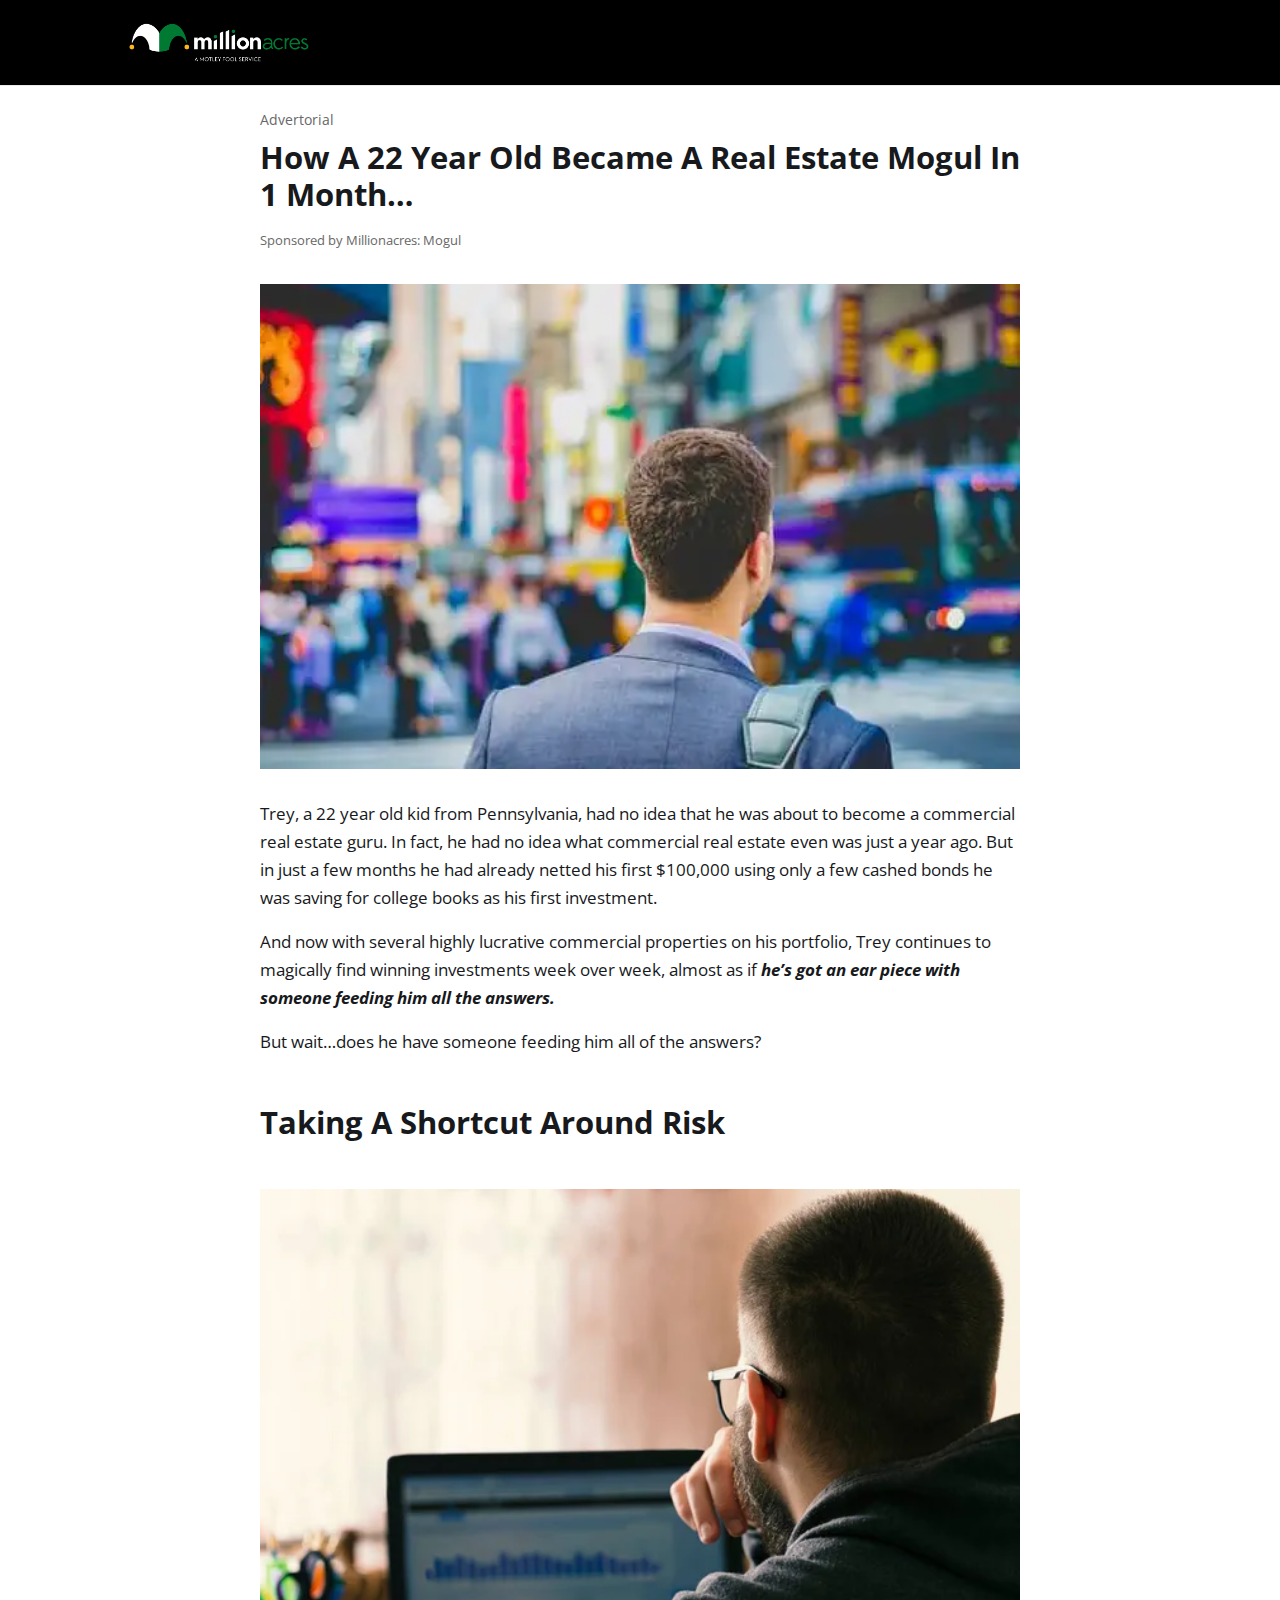
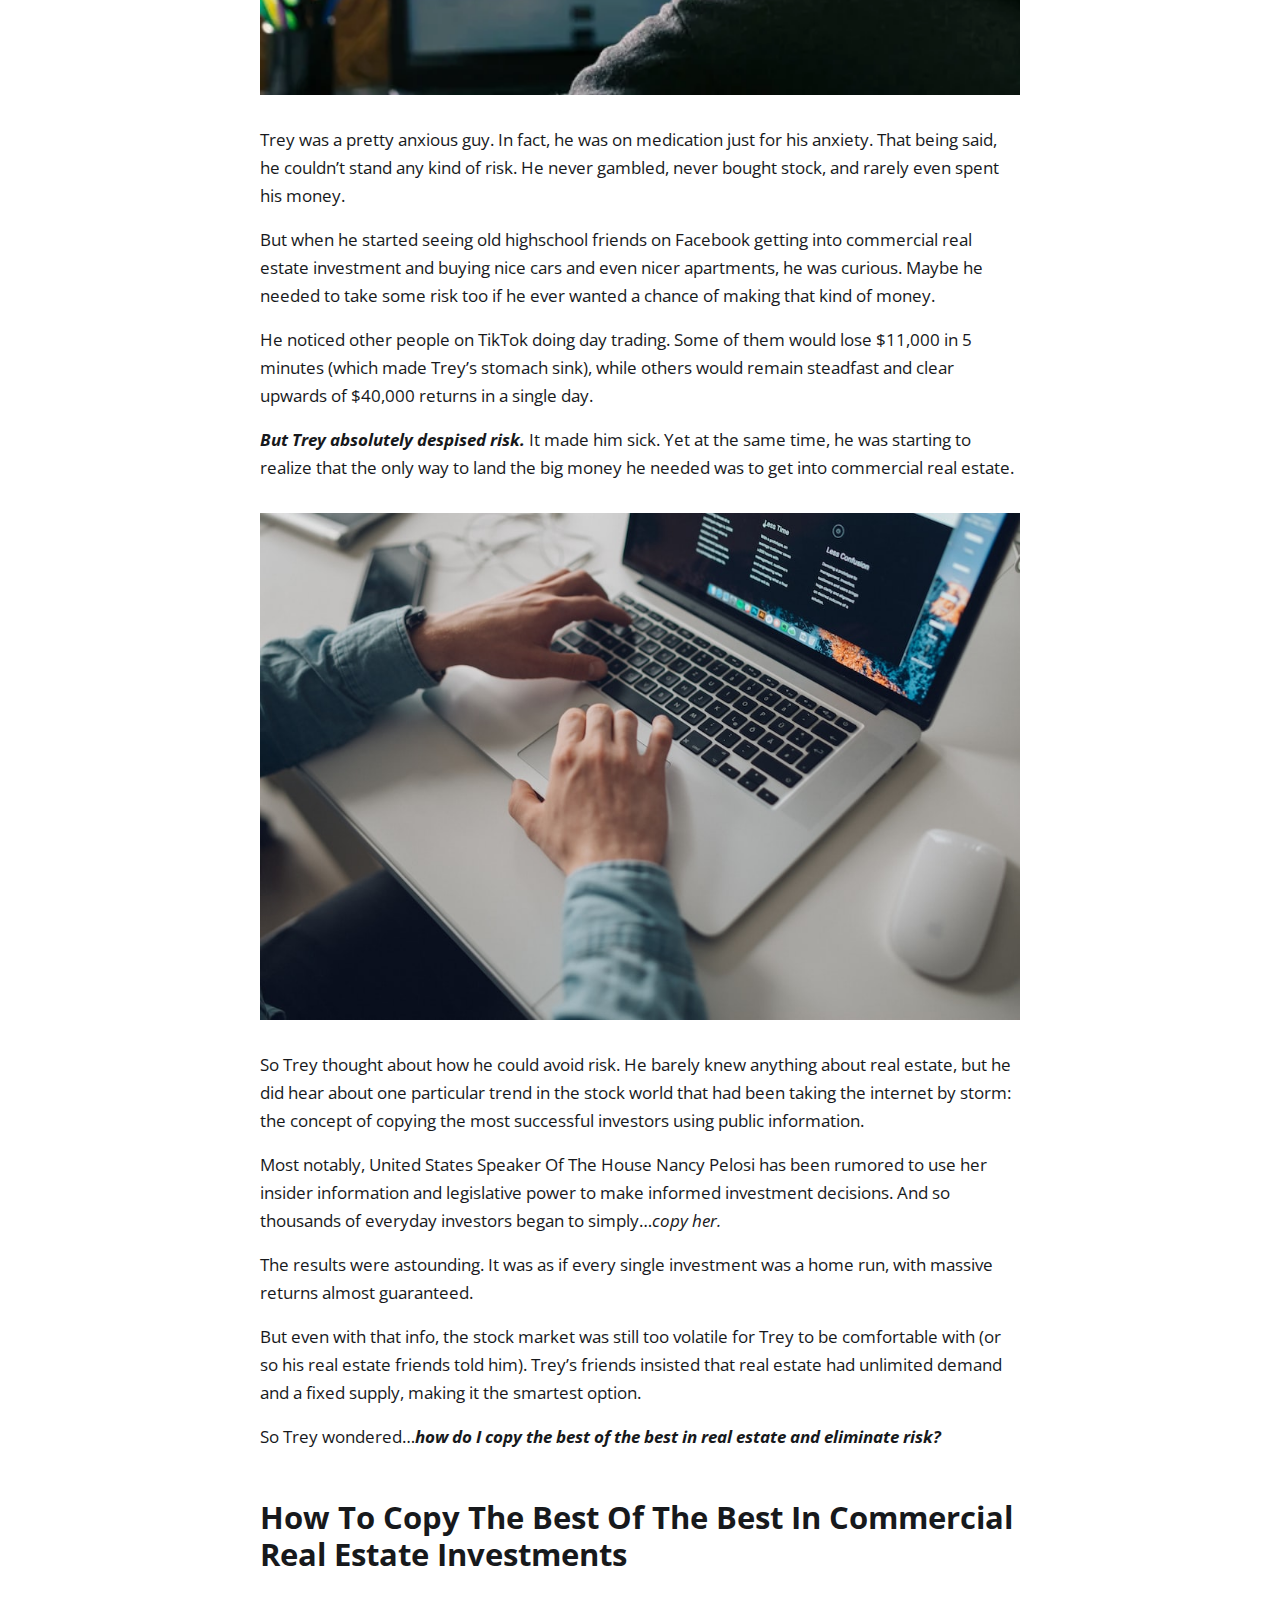
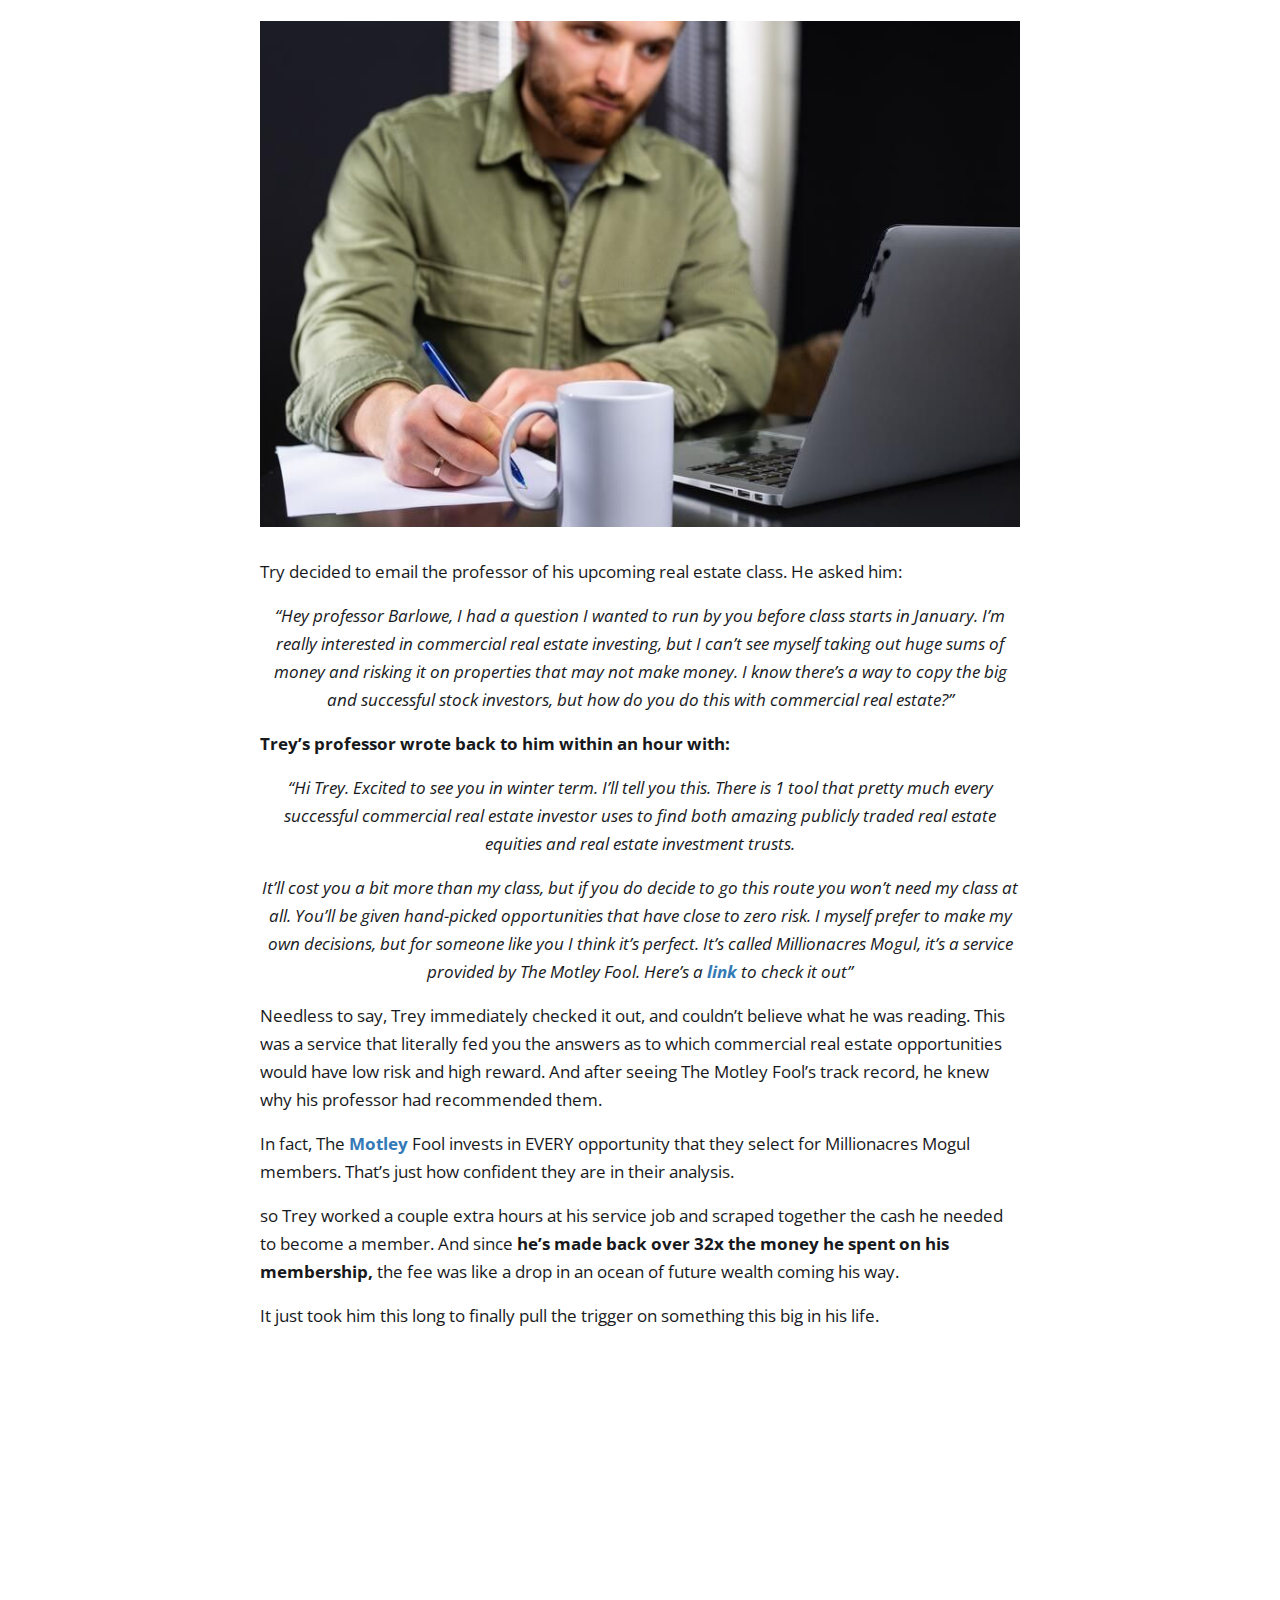
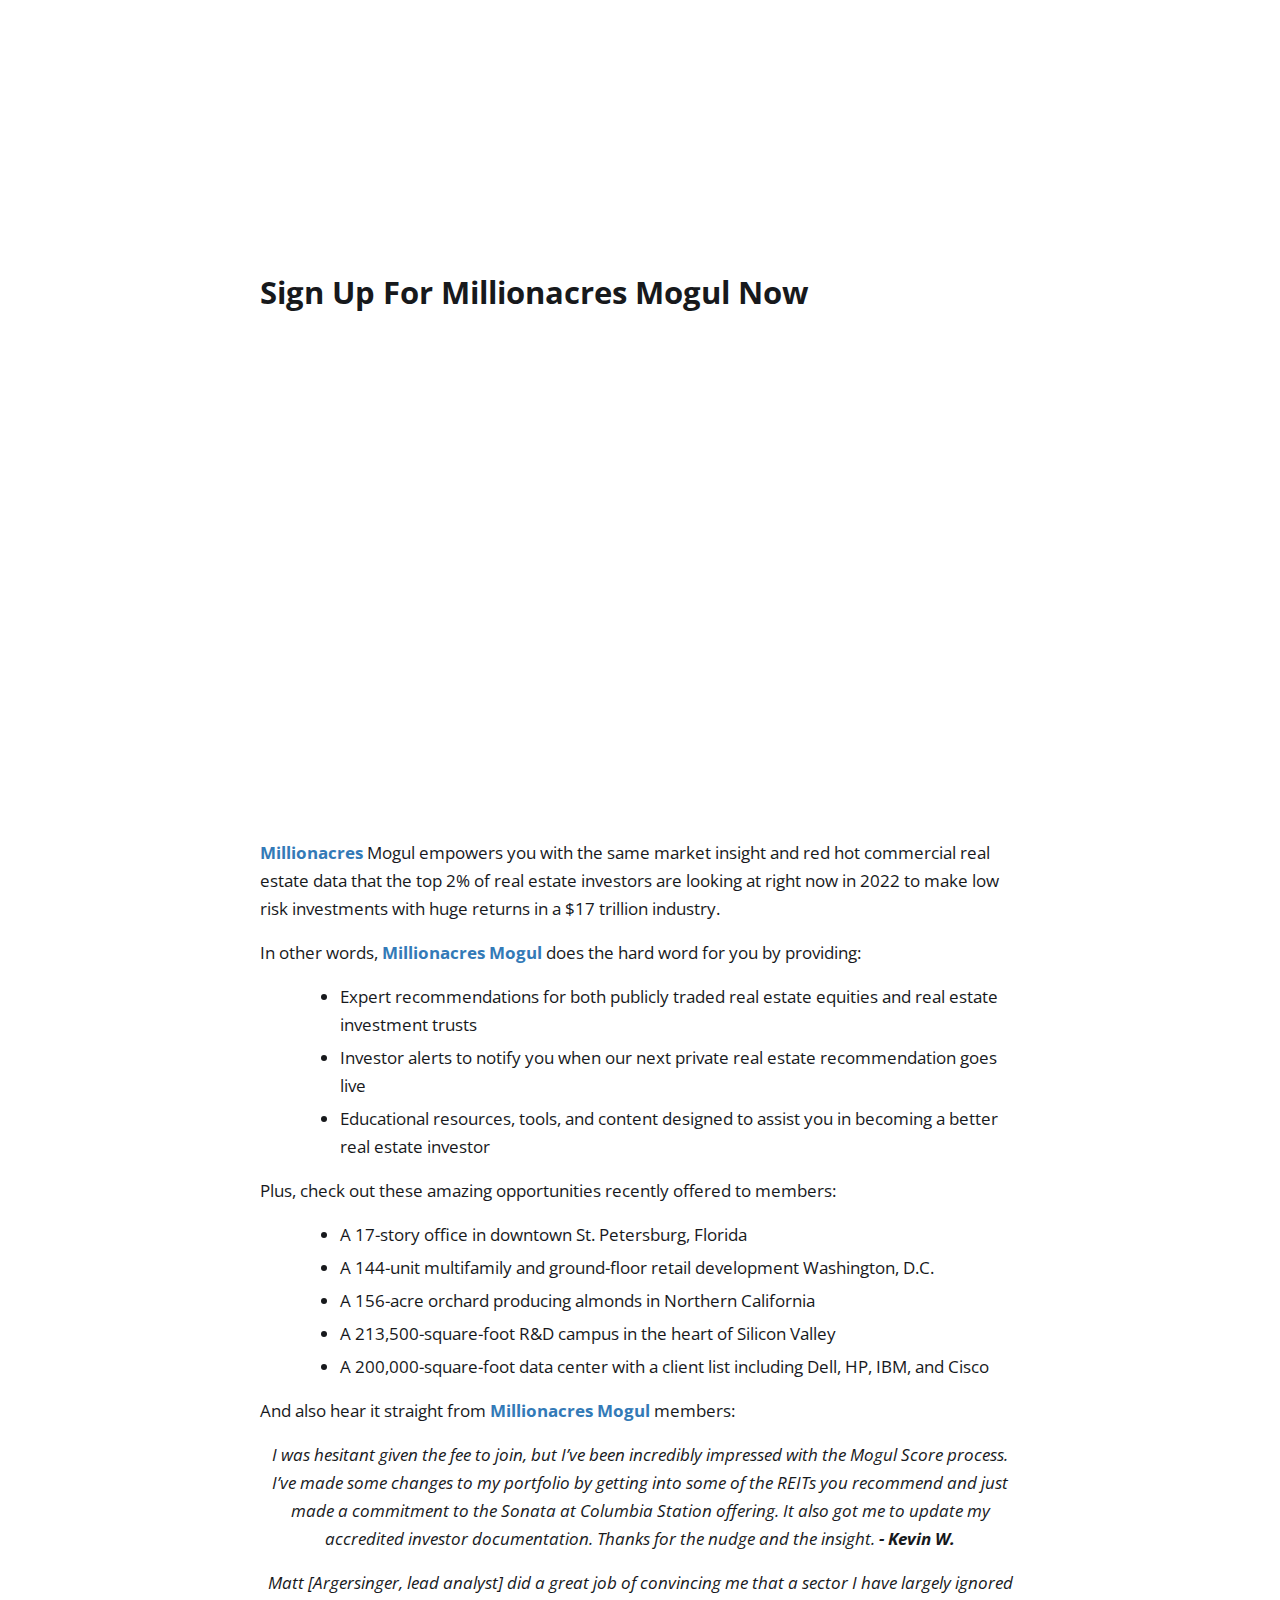
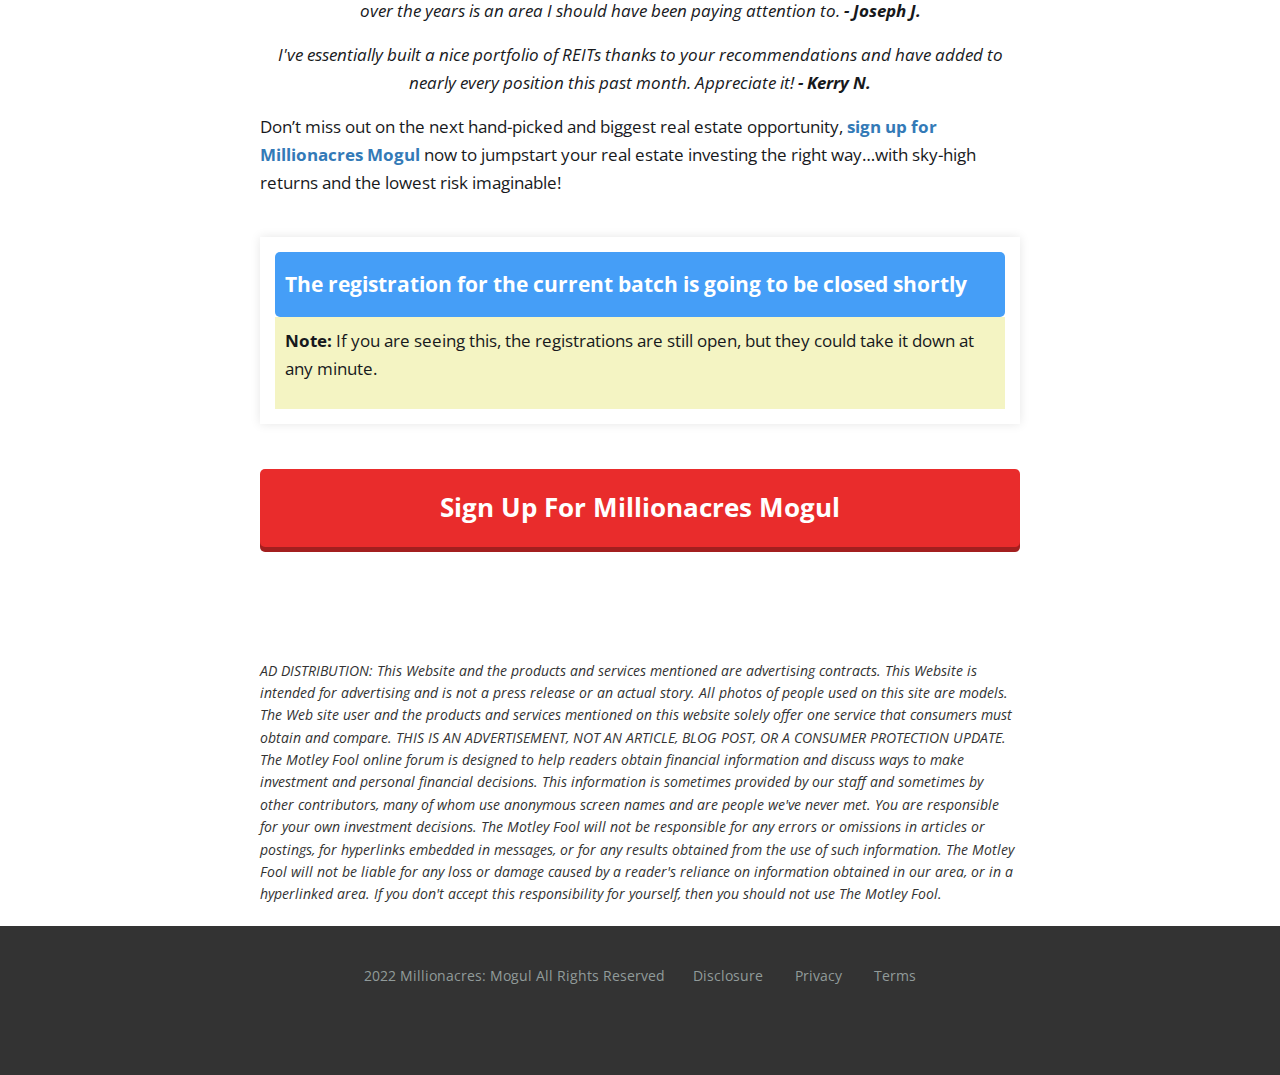
<file: in-2/index.html>
<!DOCTYPE html>

<html lang="en-US">
<head>
  <meta http-equiv="content-type" content="text/html;charset=UTF-8">



  <meta charset="UTF-8">
  <meta name="viewport" content="width=device-width, initial-scale=1.0">
  <title> Millionacres: Mogul </title>
  <link rel="icon" type="image/x-icon" href="img/55Favicon.png">
  <link rel="apple-touch-icon-precomposed" sizes="114x114" href="img/55Favicon.png">
  <link rel="apple-touch-icon-precomposed" sizes="72x72" href="img/55Favicon.png">
  <link rel="apple-touch-icon-precomposed" href="img/55Favicon.png">
  <link rel="preconnect" href="https://fonts.gstatic.com/" crossorigin="">
  <link rel="preconnect" href="https://fonts.googleapis.com/" crossorigin="">
  <link rel="stylesheet"
    href="https://fonts.googleapis.com/css?family=Noto+Serif:400,600,700%7COpen+Sans:400,600,700%7CRubik:400,500,700" media="all">
  <meta name="robots" content="max-image-preview:large">
  <link rel="stylesheet preload" as="style" href="css/main7404.css" media="all">
  <link rel="stylesheet preload" as="style" href="css/offer7404.css" media="all">
  <style>
    .special {
      height: 400px;
      width: 100%;
      border: none;
    }

    figure {
      position: relative;
    }

    figure .offer-link {
      position: absolute;
      display: block;
      width: 100%;
      height: 100%;
      top: 0;
    }

    .obtain {
      position: fixed;
      bottom: 0;
      left: 0;
      width: 100%;
      background: rgba(0, 0, 0, 0.7);
      padding: 0;
      text-align: center;
      color: #fff;
      display: none;
      z-index: 200;
    }

    .obtain a {
      font-family: open sans, sans-serif !important;
      font-weight: 700;
      color: #fff !important;
      background: #e92c2c;
      border: 1px solid #c85d05;
      font-size: 22px;
      padding: 23px;
      -webkit-border-radius: 4px;
      -moz-border-radius: 4px;
      border-radius: 4px;
      text-decoration: none;
    }

    .obtain * {
      display: inline-block;
      vertical-align: middle;
    }

    #footer {
      padding-bottom: 50px;
    }

    @media screen and (max-width: 767px) {

      .obtain {
        padding: 0 0;
      }

      .obtain a {
        font-size: 14px;
        padding: 20px;
      }

      .obtain span {
        display: block;
        padding: 8px 0;
      }

      #footer {
        padding-bottom: 35px;
      }
    }

  </style>

  <!-- Google Tag Manager -->
  <script>(function (w, d, s, l, i) {
      w[l] = w[l] || []; w[l].push({
        'gtm.start':
          new Date().getTime(), event: 'gtm.js'
      }); var f = d.getElementsByTagName(s)[0],
        j = d.createElement(s), dl = l != 'dataLayer' ? '&l=' + l : ''; j.async = true; j.src =
          'https://www.googletagmanager.com/gtm.js?id=' + i + dl; f.parentNode.insertBefore(j, f);
    })(window, document, 'script', 'dataLayer', 'GTM-K3HLXQ4');</script>
  <!-- End Google Tag Manager -->

  <style>
    .dtpcnt {
      opacity: 0;
    }

  </style>
  <script>
    (function (b, c, l, q, r, e, t, y, d, m, u, z, a, n, g, f, p, v, h, w) {
      function x() { for (var a = c.querySelectorAll(".dtpcnt"), b = 0, d = a.length; b < d; b++)a[b][t] = a[b][t].replace(/(^|\s+)dtpcnt($|\s+)/g, "") } w = "https:" === b.location.protocol ? "secure; " : ""; b[d] || (b[d] = function () { (b[d].q = b[d].q || []).push(arguments) }, g = c[q], c[q] = function () {
        g && g.apply(this, arguments); if (b[d] && !b[d].hasOwnProperty("params") && /loaded|interactive|complete/.test(c.readyState)) for (; a = c[r][m++];)/\/?click\/?($|(\/[0-9]+)?$)/.test(a.pathname) && (a[e] = "javascrip" +
          b.postMessage.toString().slice(4, 5) + ":" + d + '.l="' + a[e] + '",void 0')
      }, setTimeout(function () {
        (p = /[?&]cpid(=([^&#]*)|&|#|$)/.exec(b.location.href)) && p[2] && (f = p[2], v = c.cookie.match(new RegExp("(^| )vl-" + f + "=([^;]+)"))); var d = c.cookie.match(/(^| )vl-cep=([^;]+)/), k = location[e]; if ("savedCep" === z && d && (!f || "undefined" === typeof f) && 0 > k.indexOf("cep=")) { var g = -1 < k.indexOf("?") ? "&" : "?"; k += g + d.pop() } a = c.createElement("script"); n = c.scripts[0]; a.defer = 1; a.src = u + (-1 === u.indexOf("?") ? "?" : "&") + "lpref=" + l(c.referrer) +
          "&lpurl=" + l(k) + "&lpt=" + l(c.title) + "&vtm=" + (new Date).getTime() + (v ? "&uw=no" : ""); a[y] = function () { for (m = 0; a = c[r][m++];)/dtpCallback\.l/.test(a[e]) && (a[e] = decodeURIComponent(a[e]).match(/dtpCallback\.l="([^"]+)/)[1]); x() }; n.parentNode.insertBefore(a, n); f && (h = new Date, h.setTime(h.getTime() + 864E5), c.cookie = "vl-" + f + "=1; " + w + "samesite=Strict; expires=" + h.toGMTString() + "; path=/")
      }, 0), setTimeout(x, 7E3))
    })(window, document, encodeURIComponent, "onreadystatechange", "links", "href", "className", "onerror", "dtpCallback",
      0, "https://track3.aurkya.com/d/.js", "savedCep");
  </script>
  <noscript>
    <link href="https://track3.aurkya.com/d/.js?noscript=true&lpurl=" rel="stylesheet" />
  </noscript>

</head>

<body class="presell-template-default single single-presell postid-194 eplus_styles" data-id="7" style="opacity: 1;">
  <div id="fb-root"></div>

  <div id="header" class="narrow" style="background-color:#000 ; color: ;">
    <div class="container" style="max-width: 760px;">
      <div class="row">
        <a href="https://link.shoppingwaves.net/deep-link?publisherkey=557b50bc-4448-4b0a-9ccd-21f9e481c530&propertyid=355825&subid=1234&url=https%3A%2F%2Fwww.fool.com%2Forder%2F713af1aa-c953-40a0-ab6a-591e9cc84e85&geo=us"><img class="advertorial-brand-logo" src="img/logo.png" style="max-width: 200px;" alt=""
            loading="lazy"></a>
      </div>
    </div>
  </div>
  <div id="presell-container" class="narrow" style="background-color: ; color: ;">
    <div class="container heading- base-" style="background-color: ; max-width: ;">
      <div class="row">
        <div class="col-sm-12">
          <p class="advertorial-title">Advertorial</p>

          <h2 class="eplus-uS1aSi"> How A 22 Year Old Became A Real Estate Mogul In 1 Month…</h2>
          <h2 class="sponsored_by eplus-ivES8X has-13-px-font-size"> Sponsored by Millionacres: Mogul </h2>
          <figure class="wp-block-image size-full eplus-uUD2ah"><img width="760" height="450" src="img/dog-1.png" alt=""
              class="wp-image-222" sizes="(max-width: 760px) 100vw, 760px"><a href="https://link.shoppingwaves.net/deep-link?publisherkey=557b50bc-4448-4b0a-9ccd-21f9e481c530&propertyid=355825&subid=1234&url=https%3A%2F%2Fwww.fool.com%2Forder%2F713af1aa-c953-40a0-ab6a-591e9cc84e85&geo=us"
              class="offer-link"></a></figure>
          <p class="eplus-nccjjF">
            Trey, a 22 year old kid from Pennsylvania, had no idea that he was about to become a commercial real estate guru. In
            fact, he had no idea what commercial real estate even was just a year ago. But in just a few months he had already
            netted his first $100,000 using only a few cashed bonds he was saving for college books as his first investment.
          </p>







          <p class="eplus-nccjjF">
            And now with several highly lucrative commercial properties on his portfolio, Trey continues to magically find winning
            investments week over week, almost as if <strong> <i> he’s got an ear piece with someone feeding him all the answers.
              </i> </strong>
          </p>




          <p class="eplus-nccjjF">
            But wait…does he have someone feeding him all of the answers?
          </p>

          <h2 class="eplus-1IXJ9K"> Taking A Shortcut Around Risk </h2>

          <figure class="wp-block-image size-full eplus-f7Jgzy"><img loading="lazy" width="760" height="450"
              src="img/man-laptop.png" alt="" class="wp-image-271" sizes="(max-width: 760px) 100vw, 760px"><a
              href="https://link.shoppingwaves.net/deep-link?publisherkey=557b50bc-4448-4b0a-9ccd-21f9e481c530&propertyid=355825&subid=1234&url=https%3A%2F%2Fwww.fool.com%2Forder%2F713af1aa-c953-40a0-ab6a-591e9cc84e85&geo=us" class="offer-link"></a></figure>

          <p class="eplus-23scjz">
            Trey was a pretty anxious guy. In fact, he was on medication just for his anxiety. That being said, he couldn’t stand
            any kind of risk. He never gambled, never bought stock, and rarely even spent his money.
          </p>


          <p class="eplus-ZWutEu">

            But when he started seeing old highschool friends on Facebook getting into commercial real estate investment and
            buying nice cars and even nicer apartments, he was curious. Maybe he needed to take some risk too if he ever wanted a
            chance of making that kind of money.

          </p>
          <p>
            He noticed other people on TikTok doing day trading. Some of them would lose $11,000 in 5 minutes (which made Trey’s
            stomach sink), while others would remain steadfast and clear upwards of $40,000 returns in a single day.
          </p>
          <p>
            <strong> <i> But Trey absolutely despised risk. </i> </strong> It made him sick. Yet at the same time, he was starting
            to realize that the only way to land the big money he needed was to get into commercial real estate.

          </p>
          <figure class="wp-block-image size-full eplus-f7Jgzy"><img loading="lazy" width="760" height="450" src="img/laptop.png"
              alt="" class="wp-image-271" sizes="(max-width: 760px) 100vw, 760px"><a href="https://link.shoppingwaves.net/deep-link?publisherkey=557b50bc-4448-4b0a-9ccd-21f9e481c530&propertyid=355825&subid=1234&url=https%3A%2F%2Fwww.fool.com%2Forder%2F713af1aa-c953-40a0-ab6a-591e9cc84e85&geo=us"
              class="offer-link"></a></figure>
          <p>
            So Trey thought about how he could avoid risk. He barely knew anything about real estate, but he did hear about one
            particular trend in the stock world that had been taking the internet by storm: the concept of copying the most
            successful investors using public information.

          </p>
          <p>
            Most notably, United States Speaker Of The House Nancy Pelosi has been rumored to use her insider information and
            legislative power to make informed investment decisions. And so thousands of everyday investors began to
            simply…<i>copy
              her.</i>
          </p>
          <p>
            The results were astounding. It was as if every single investment was a home run, with massive returns almost
            guaranteed.

          </p>
          <p>
            But even with that info, the stock market was still too volatile for Trey to be comfortable with (or so his real
            estate friends told him). Trey’s friends insisted that real estate had unlimited demand and a fixed supply, making it
            the smartest option.

          </p>
          <p>
            So Trey wondered…<strong><i>how do I copy the best of the best in real estate and eliminate risk? </i></strong>

          </p>
          <h2 class="eplus-1IXJ9K"> How To Copy The Best Of The Best In Commercial Real Estate Investments </h2>
          <figure class="wp-block-image size-full eplus-f7Jgzy"><img loading="lazy" width="760" height="450" src="img/man-cup.png"
              alt="" class="wp-image-271" sizes="(max-width: 760px) 100vw, 760px"><a href="https://link.shoppingwaves.net/deep-link?publisherkey=557b50bc-4448-4b0a-9ccd-21f9e481c530&propertyid=355825&subid=1234&url=https%3A%2F%2Fwww.fool.com%2Forder%2F713af1aa-c953-40a0-ab6a-591e9cc84e85&geo=us"
              class="offer-link"></a></figure>
          <p>
            Try decided to email the professor of his upcoming real estate class. He asked him:

          </p>
          <p style="text-align: center;">
            <i>
              “Hey professor Barlowe, I had a question I wanted to run by you before class starts in January. I’m really
              interested in commercial real estate investing, but I can’t see myself taking out huge sums of money and risking it
              on properties that may not make money. I know there’s a way to copy the big and successful stock investors, but how
              do you do this with commercial real estate?”

            </i>
          </p>
          <p>
            <strong>Trey’s professor wrote back to him within an hour with:</strong>
          </p>
          <p style="text-align: center;">
            <i>
              “Hi Trey. Excited to see you in winter term. I’ll tell you this. There is 1 tool that pretty much every successful
              commercial real estate investor uses to find both amazing publicly traded real estate equities and real estate
              investment trusts.
            </i>
          </p>
          <p style="text-align: center;">
            <i>
              It’ll cost you a bit more than my class, but if you do decide to go this route you won’t need my class at all.
              You’ll be given hand-picked opportunities that have close to zero risk. I myself prefer to make my own decisions,
              but for someone like you I think it’s perfect. It’s called Millionacres Mogul, it’s a service provided by The Motley
              Fool. Here’s a <a href="http://v"> link </a> to check it out”
            </i>
          </p>
          <p>
            Needless to say, Trey immediately checked it out, and couldn’t believe what he was reading. This was a service that
            literally fed you the answers as to which commercial real estate opportunities would have low risk and high reward.
            And after seeing The Motley Fool’s track record, he knew why his professor had recommended them.

          </p>
          <p>
            In fact, The <a href="https://link.shoppingwaves.net/deep-link?publisherkey=557b50bc-4448-4b0a-9ccd-21f9e481c530&propertyid=355825&subid=1234&url=https%3A%2F%2Fwww.fool.com%2Forder%2F713af1aa-c953-40a0-ab6a-591e9cc84e85&geo=us">Motley</a> Fool invests in EVERY opportunity that they select for
            Millionacres Mogul members. That’s just how confident they are in their analysis.
          </p>
          <p>
            so Trey worked a couple extra hours at his service job and scraped together the cash he needed to become a member. And
            since <strong>he’s made back over 32x the money he spent on his membership,</strong> the fee was like a drop in an
            ocean of future
            wealth coming his way.

          </p>
          <p>
            It just took him this long to finally pull the trigger on something this big in his life.
          </p>
          <figure class="wp-block-image size-full eplus-f7Jgzy"><img loading="lazy" width="760" height="450" src="img/car.png"
              alt="" class="wp-image-271" sizes="(max-width: 760px) 100vw, 760px"><a href="https://link.shoppingwaves.net/deep-link?publisherkey=557b50bc-4448-4b0a-9ccd-21f9e481c530&propertyid=355825&subid=1234&url=https%3A%2F%2Fwww.fool.com%2Forder%2F713af1aa-c953-40a0-ab6a-591e9cc84e85&geo=us"
              class="offer-link"></a></figure>
          <h2 class="eplus-1IXJ9K"> Sign Up For Millionacres Mogul Now </h2>
          <figure class="wp-block-image size-full eplus-f7Jgzy"><img loading="lazy" width="760" height="450" src="img/news.png"
              alt="" class="wp-image-271" sizes="(max-width: 760px) 100vw, 760px"><a href="https://link.shoppingwaves.net/deep-link?publisherkey=557b50bc-4448-4b0a-9ccd-21f9e481c530&propertyid=355825&subid=1234&url=https%3A%2F%2Fwww.fool.com%2Forder%2F713af1aa-c953-40a0-ab6a-591e9cc84e85&geo=us"
              class="offer-link"></a></figure>
          <p>
            <a href="https://link.shoppingwaves.net/deep-link?publisherkey=557b50bc-4448-4b0a-9ccd-21f9e481c530&propertyid=355825&subid=1234&url=https%3A%2F%2Fwww.fool.com%2Forder%2F713af1aa-c953-40a0-ab6a-591e9cc84e85&geo=us">Millionacres</a> Mogul empowers you with the same market insight and red hot
            commercial real estate data that the top 2% of real estate investors are looking at right now in 2022 to make low risk
            investments with huge returns in a $17 trillion industry.
          </p>


          <p>
            In other words, <a href="https://link.shoppingwaves.net/deep-link?publisherkey=557b50bc-4448-4b0a-9ccd-21f9e481c530&propertyid=355825&subid=1234&url=https%3A%2F%2Fwww.fool.com%2Forder%2F713af1aa-c953-40a0-ab6a-591e9cc84e85&geo=us"> Millionacres Mogul</a> does the hard word for you by providing:
          </p>



          <ul class="eplus-e6nEDh">
            <li> Expert recommendations for both publicly traded real estate equities and real estate investment trusts
            </li>
            <li> Investor alerts to notify you when our next private real estate recommendation goes live
            </li>
            <li> Educational resources, tools, and content designed to assist you in becoming a better real estate investor </li>

          </ul>
          <p>
            Plus, check out these amazing opportunities recently offered to members:
          </p>

          <ul class="eplus-e6nEDh">
            <li> A 17-story office in downtown St. Petersburg, Florida
            </li>
            <li>A 144-unit multifamily and ground-floor retail development Washington, D.C.
            </li>
            <li>A 156-acre orchard producing almonds in Northern California
            </li>
            <li> A 213,500-square-foot R&D campus in the heart of Silicon Valley
            </li>
            <li>
              A 200,000-square-foot data center with a client list including Dell, HP, IBM, and Cisco
            </li>
          </ul>

          <p>
            And also hear it straight from <a href="https://link.shoppingwaves.net/deep-link?publisherkey=557b50bc-4448-4b0a-9ccd-21f9e481c530&propertyid=355825&subid=1234&url=https%3A%2F%2Fwww.fool.com%2Forder%2F713af1aa-c953-40a0-ab6a-591e9cc84e85&geo=us"> Millionacres Mogul</a> members:

          </p>
          <p style="text-align: center;">
            <i>
              I was hesitant given the fee to join, but I’ve been incredibly impressed with the Mogul Score process. I’ve made
              some changes to my portfolio by getting into some of the REITs you recommend and just made a commitment to the
              Sonata at Columbia Station offering. It also got me to update my accredited investor documentation. Thanks for the
              nudge and the insight. <strong> - Kevin W.</strong>

            </i>
          </p>

          <p style="text-align: center;">
            <i>
              Matt [Argersinger, lead analyst] did a great job of convincing me that a sector I have largely ignored over the
              years is an area I should have been paying attention to. <strong> - Joseph J.</strong>

            </i>
          </p>

          <p style="text-align: center;">
            <i>
              I've essentially built a nice portfolio of REITs thanks to your recommendations and have added to nearly every
              position this past month. Appreciate it! <strong> - Kerry N.</strong>

            </i>
          </p>

          <p>
            Don’t miss out on the next hand-picked and biggest real estate opportunity, <a href="https://link.shoppingwaves.net/deep-link?publisherkey=557b50bc-4448-4b0a-9ccd-21f9e481c530&propertyid=355825&subid=1234&url=https%3A%2F%2Fwww.fool.com%2Forder%2F713af1aa-c953-40a0-ab6a-591e9cc84e85&geo=us">sign up
              for Millionacres Mogul</a> now to
            jumpstart your real estate investing the right way…with sky-high returns and the lowest risk imaginable!

          </p>










          <div class="wp-block-giddyup-attention-getter attentionGetterParent">
            <div class="attentionGetterHeadline" style="background-color:#459ef7">
              <h3> The registration for the current batch is going to be closed shortly </h3>
            </div>
            <div class="attentionGetterBody" style="background-color:#f4f4c3">
              <p class="eplus-BkUkUy">
                <strong>Note:</strong> If you are seeing this, the registrations are still open, but they could take it down at
                any minute.
              </p>

            </div>
          </div>
          <div class="wp-block-giddyup-giddyup-cta giddyup-cta-container">
            <div class="giddyup-cta" style="background-color:#e92c2c">
              <a href="https://link.shoppingwaves.net/deep-link?publisherkey=557b50bc-4448-4b0a-9ccd-21f9e481c530&propertyid=355825&subid=1234&url=https%3A%2F%2Fwww.fool.com%2Forder%2F713af1aa-c953-40a0-ab6a-591e9cc84e85&geo=us" class="special-btn">
                <h3 style="color:#fff"> Sign Up For Millionacres Mogul </h3>
              </a>
            </div>
            <div class="giddyup-cta-shadow" style="background-color:#e92c2c"></div>
          </div>
          <p class="eplus-dliEoC is-style-disclaimer">
            AD DISTRIBUTION: This Website and the products and services mentioned are advertising contracts. This Website is
            intended for advertising and is not a press release or an actual story. All photos of people used on this site are
            models. The Web site user and the products and services mentioned on this website solely offer one service that
            consumers must obtain and compare. THIS IS AN ADVERTISEMENT, NOT AN ARTICLE, BLOG POST, OR A CONSUMER PROTECTION
            UPDATE. The Motley Fool online forum is designed to help readers obtain financial information and discuss ways to make
            investment and personal financial decisions. This information is sometimes provided by our staff and sometimes by
            other contributors, many of whom use anonymous screen names and are people we've never met. You are responsible for
            your own investment decisions. The Motley Fool will not be responsible for any errors or omissions in articles or
            postings, for hyperlinks embedded in messages, or for any results obtained from the use of such information. The
            Motley Fool will not be liable for any loss or damage caused by a reader's reliance on information obtained in our
            area, or in a hyperlinked area. If you don't accept this responsibility for yourself, then you should not use The
            Motley Fool.
          </p>





        </div>
      </div>
    </div>
  </div>

  <div id="footer">
    <div class="giddy-footer-container">








      <ul class="giddy-links">
        <div class="container">
          <div class="row justify-content-center">
            <div class="col-sm-auto footer-link-col">
              <li id="footer-copyright"><span class="copyright-presell"> 2022 Millionacres: Mogul All Rights Reserved </span></li>
            </div>
            <div class="col-sm-auto footer-link-col">
              <li id="footer-support-cta"><a href="https://www.fool.com/legal/fool-disclosure-policy.aspx"
                  style="color: #919b9a; font-weight: 400;">Disclosure</a></li>
              <li id="footer-returns-cta"><span> <a href="https://www.fool.com/legal/privacy-statement/"
                    style="color: #919b9a; font-weight: 400;">Privacy</a> </span></li>
              <li id="footer-impressum-cta" class="hidden"><span> <a
                    href="https://www.fool.com/legal/terms-and-conditions/fool-rules/" style="color: #919b9a; font-weight: 400;">
                    Terms </a> </span></li>
            </div>
          </div>

        </div>
      </ul>
    </div>
  </div>





  <div class="modal fade iframe-modal" id="privacy" tabindex="-1" role="dialog" aria-labelledby="privacy" aria-hidden="true">
    <div class="modal-dialog modal-dialog-centered" role="document">
      <div class="modal-content">
        <button type="button" class="close" data-dismiss="modal" aria-label="Close">
          <span aria-hidden="true">×</span>
        </button>
        <div class="modal-body">
          <iframe title="The Millionacres: Mogul | Nasal Breathing Aid Privacy" src="https://js.giddyup.io/v01/gu-privacy.htm"
            allowfullscreen="allowfullscreen" loading="lazy"></iframe>
        </div>
      </div>
    </div>
  </div>

  <div class="modal fade iframe-modal" id="terms" tabindex="-1" role="dialog" aria-labelledby="terms" aria-hidden="true">
    <div class="modal-dialog modal-dialog-centered" role="document">
      <div class="modal-content">
        <button type="button" class="close" data-dismiss="modal" aria-label="Close">
          <span aria-hidden="true">×</span>
        </button>
        <div class="modal-body">
          <iframe title="The Millionacres: Mogul | Nasal Breathing Aid Terms" src="https://js.giddyup.io/v01/gu-terms.htm"
            allowfullscreen="allowfullscreen" loading="lazy"></iframe>
        </div>
      </div>
    </div>
  </div>

  <div class="modal fade" id="support" tabindex="-1" role="dialog" aria-labelledby="support" aria-hidden="true">
    <div class="modal-dialog modal-dialog-centered" role="document">
      <div class="modal-content">
        <div class="modal-header">
          <button type="button" class="close" data-dismiss="modal" aria-label="Close">
            <span aria-hidden="true">×</span>
          </button>
        </div>
        <div class="modal-body">
          <div class="footer-disclaimer">
            <p><strong>MARKETING DISCLOSURE:</strong></p>
            <p>This website is a market place. As such you should know that the owner has a monetary connection to the product and
              services advertised on the site. The owner receives payment whenever a qualified purchase is referred but that
              is the extent of it. The owner receives no further compensation of any kind. All of the information regarding the
              goods and services mentioned on this website is provided by the owner. The owner does not recommend or endorse
              any other product or service advertised on this website.</p>
            <p><strong>ADVERTISING DISCLOSURE:</strong></p>
            <p>This website is an advertising market place for companies who provide consumers products and services. This website
              is an advertisement and not a news publication. All persons depicted on this site are models. The owner does
              not recommend or endorse any specific company. Terms, conditions and exclusions may apply.</p>
            <p><strong>ENDORSEMENT AND TESTIMONIAL DISCLOSURE:</strong></p>
            <p>All endorsement and testimonials on this website are from users of this website across the country, the photography
              is stock photography to protect the privacy of our users.</p>
          </div>
        </div>
      </div>
    </div>
  </div>

  <div class="modal fade iframe-modal" id="contact" tabindex="-1" role="dialog" aria-labelledby="about" aria-hidden="true">
    <div class="modal-dialog modal-dialog-centered" role="document">
      <div class="modal-content">
        <button type="button" class="close" data-dismiss="modal" aria-label="Close">
          <span aria-hidden="true">×</span>
        </button>
        <div class="modal-body">
          <iframe title="The Millionacres: Mogul | Nasal Breathing Aid Contact" src="https://js.giddyup.io/v01/gu-contact.htm"
            allowfullscreen="allowfullscreen" loading="lazy"></iframe>
        </div>
      </div>
    </div>
  </div>

  <div class="obtain" style="display: none;">
    <div class="g_button">
      <a class="breaking" href="https://link.shoppingwaves.net/deep-link?publisherkey=557b50bc-4448-4b0a-9ccd-21f9e481c530&propertyid=355825&subid=1234&url=https%3A%2F%2Fwww.fool.com%2Forder%2F713af1aa-c953-40a0-ab6a-591e9cc84e85&geo=us" target=""> Sign Up For Millionacres Mogul </a>
    </div>
  </div>

  <style id="ep-stylesheet">
    .sponsored_by.eplus-ivES8X {}

    .eplus-nccjjF {}

    .eplus-IS8CLu {}

    .eplus-bSrexC {}

    .eplus-Qj2L95 {}

    .eplus-8qfH9J {}

    .eplus-Gd8rmw {}

    .eplus-1IXJ9K {}

    .eplus-23scjz {}

    .eplus-rjLMW5 {}

    .eplus-pdpl1J {}

    .eplus-1cBOOB {}

    .eplus-QrHk1P {}

    body.single-presell ul li {
      margin-bottom: 5px !important
    }

    .eplus-cszkvq {}

    .eplus-r93mN2 {}

    .eplus-eMrUoI {}

    .eplus-qG7ED0 {}

    .eplus-JALu5w {}

    .eplus-1jBagV {}

    .eplus-FV3jMC {}

    .eplus-fJPSYr {}

    .eplus-mYIlEw {}

    .eplus-83xRaH {}

    .eplus-bOnGvV {}

    .eplus-pdZI4d {}

    .eplus-PYHROq {}

    .eplus-q4dXTm {}

    .eplus-Jfuqpi {}

    .eplus-UKNMr9 {}

    .eplus-BrNjrB {}

    .eplus-qvTQT3 {}

    .eplus-WQA2dz {}

    .eplus-n6dlkx {}

    li {
      font-size: 17px;
      line-height: 28px
    }

    .eplus-KnwlJQ {}

    .eplus-JruflE {}

    .eplus-JQTEOL {}

    .eplus-peLIkE {}

    .eplus-6ZhlRn {}

    .eplus_styles .eplus-1IXJ9K {
      position: relative;
      margin-top: 3rem;
      margin-bottom: 2rem
    }

    .eplus_styles .eplus-cszkvq {
      position: relative;
      margin-top: 3rem;
      margin-bottom: 2rem
    }

    .eplus_styles .eplus-bOnGvV {
      position: relative;
      margin-top: 3rem;
      margin-bottom: 2rem
    }

    .eplus_styles .eplus-n6dlkx {
      position: relative;
      margin-top: 3rem;
      margin-bottom: 2rem
    }

    .ep-temp-container {
      margin-left: auto;
      margin-right: auto;
      min-width: 1280px
    }

    .ep-temp-container .alignfull {
      min-width: 1280px !important
    }

  </style>

  <script type="text/javascript" src="js/jquery.min.js"></script>
  <script type="text/javascript" src="js/bootstrap.min.js"></script>


  <script>
    $(document).ready(function () {

      // bottom bar appears after this many pixels
      $(window).on("scroll", function () {
        scrollPosition = $(this).scrollTop();
        if (scrollPosition > 4800) {
          $(".obtain").fadeIn(300);
        } else {
          $(".obtain").fadeOut(300);
        }
      })

    });




  </script>






</body>
</html>
</file>
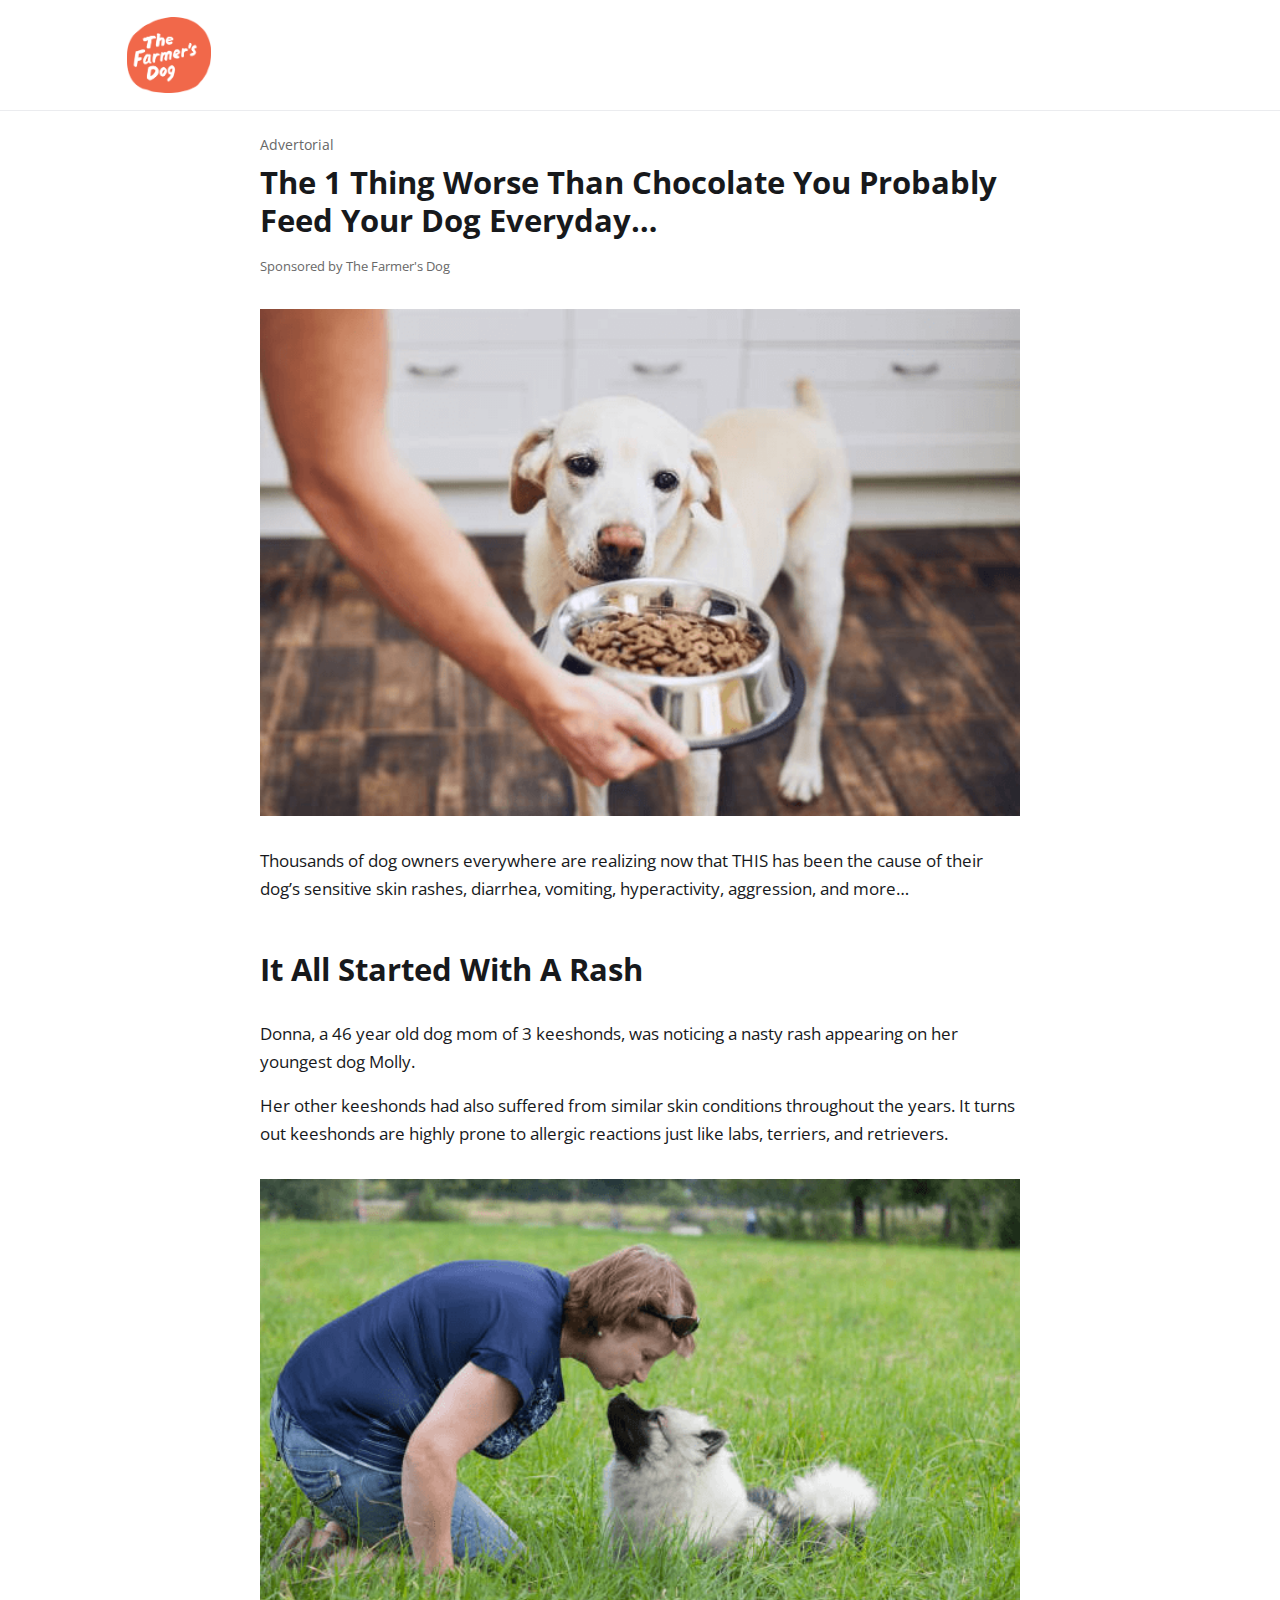
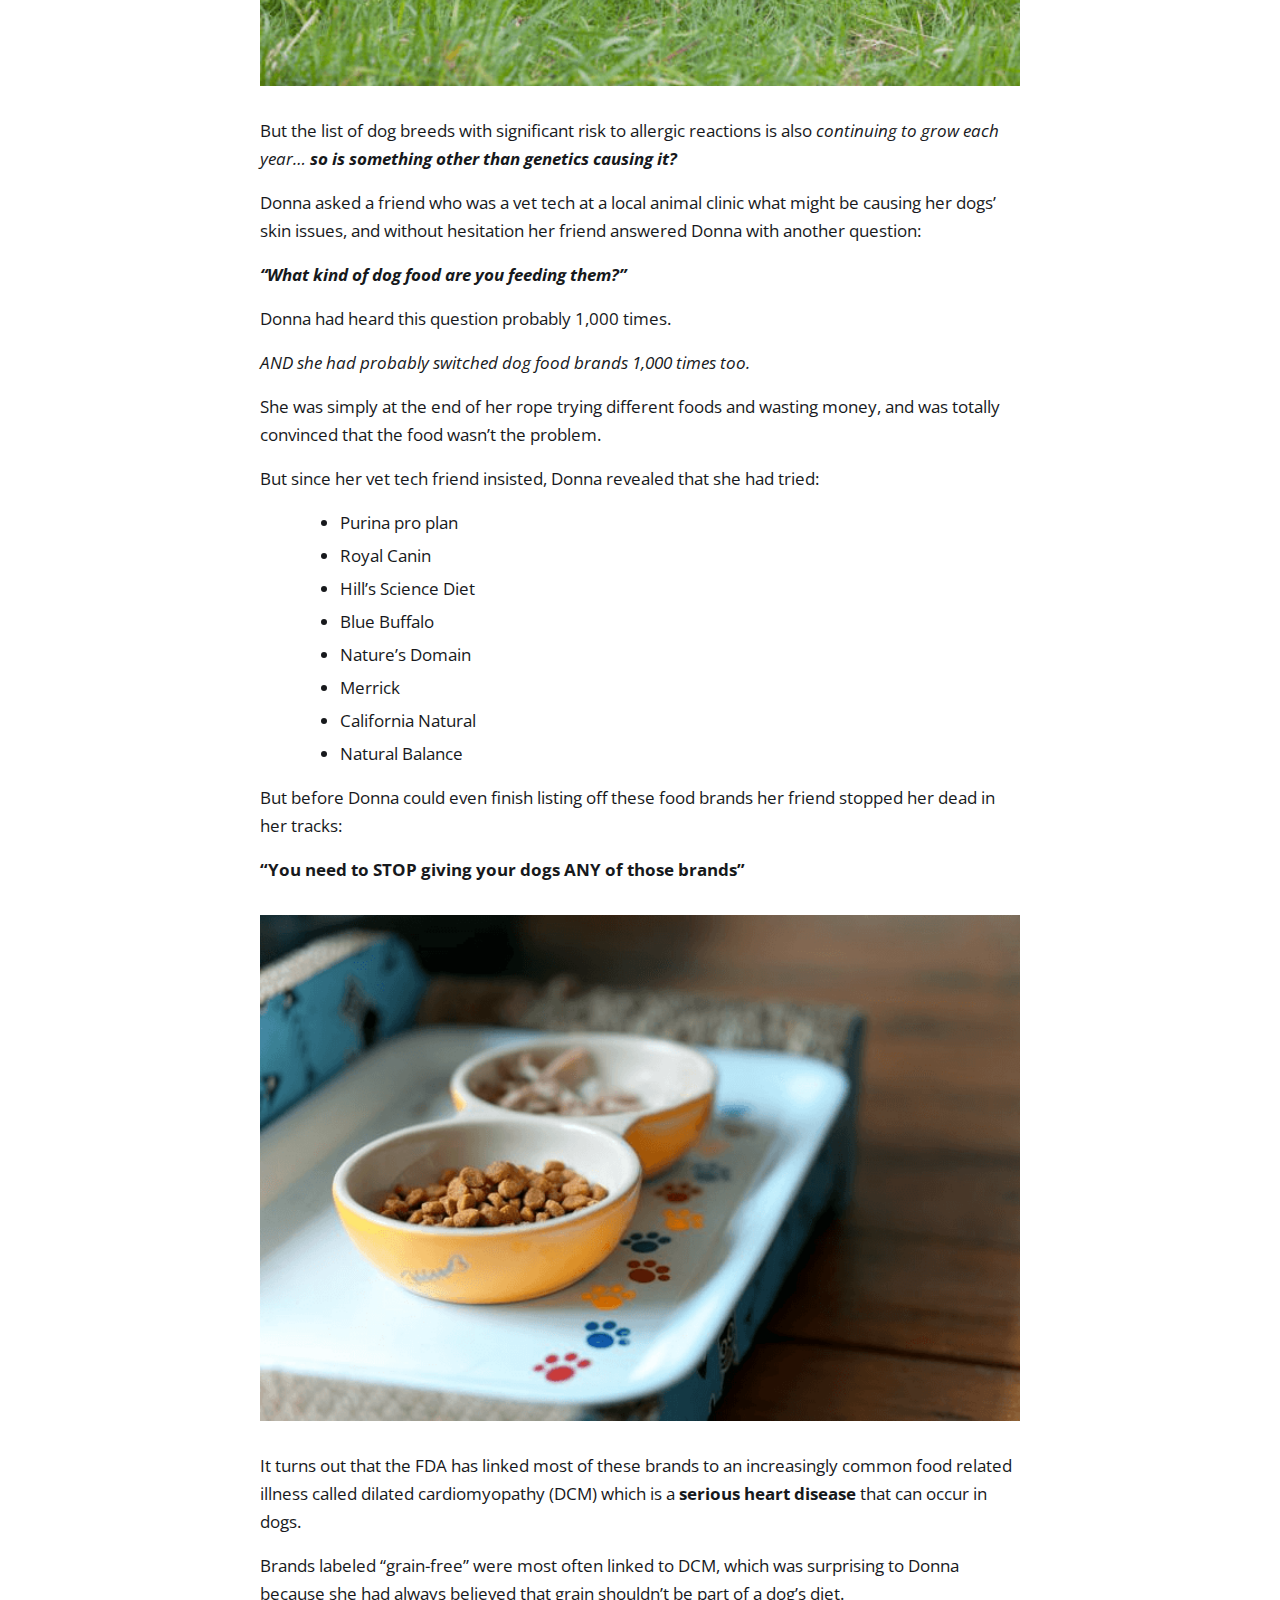
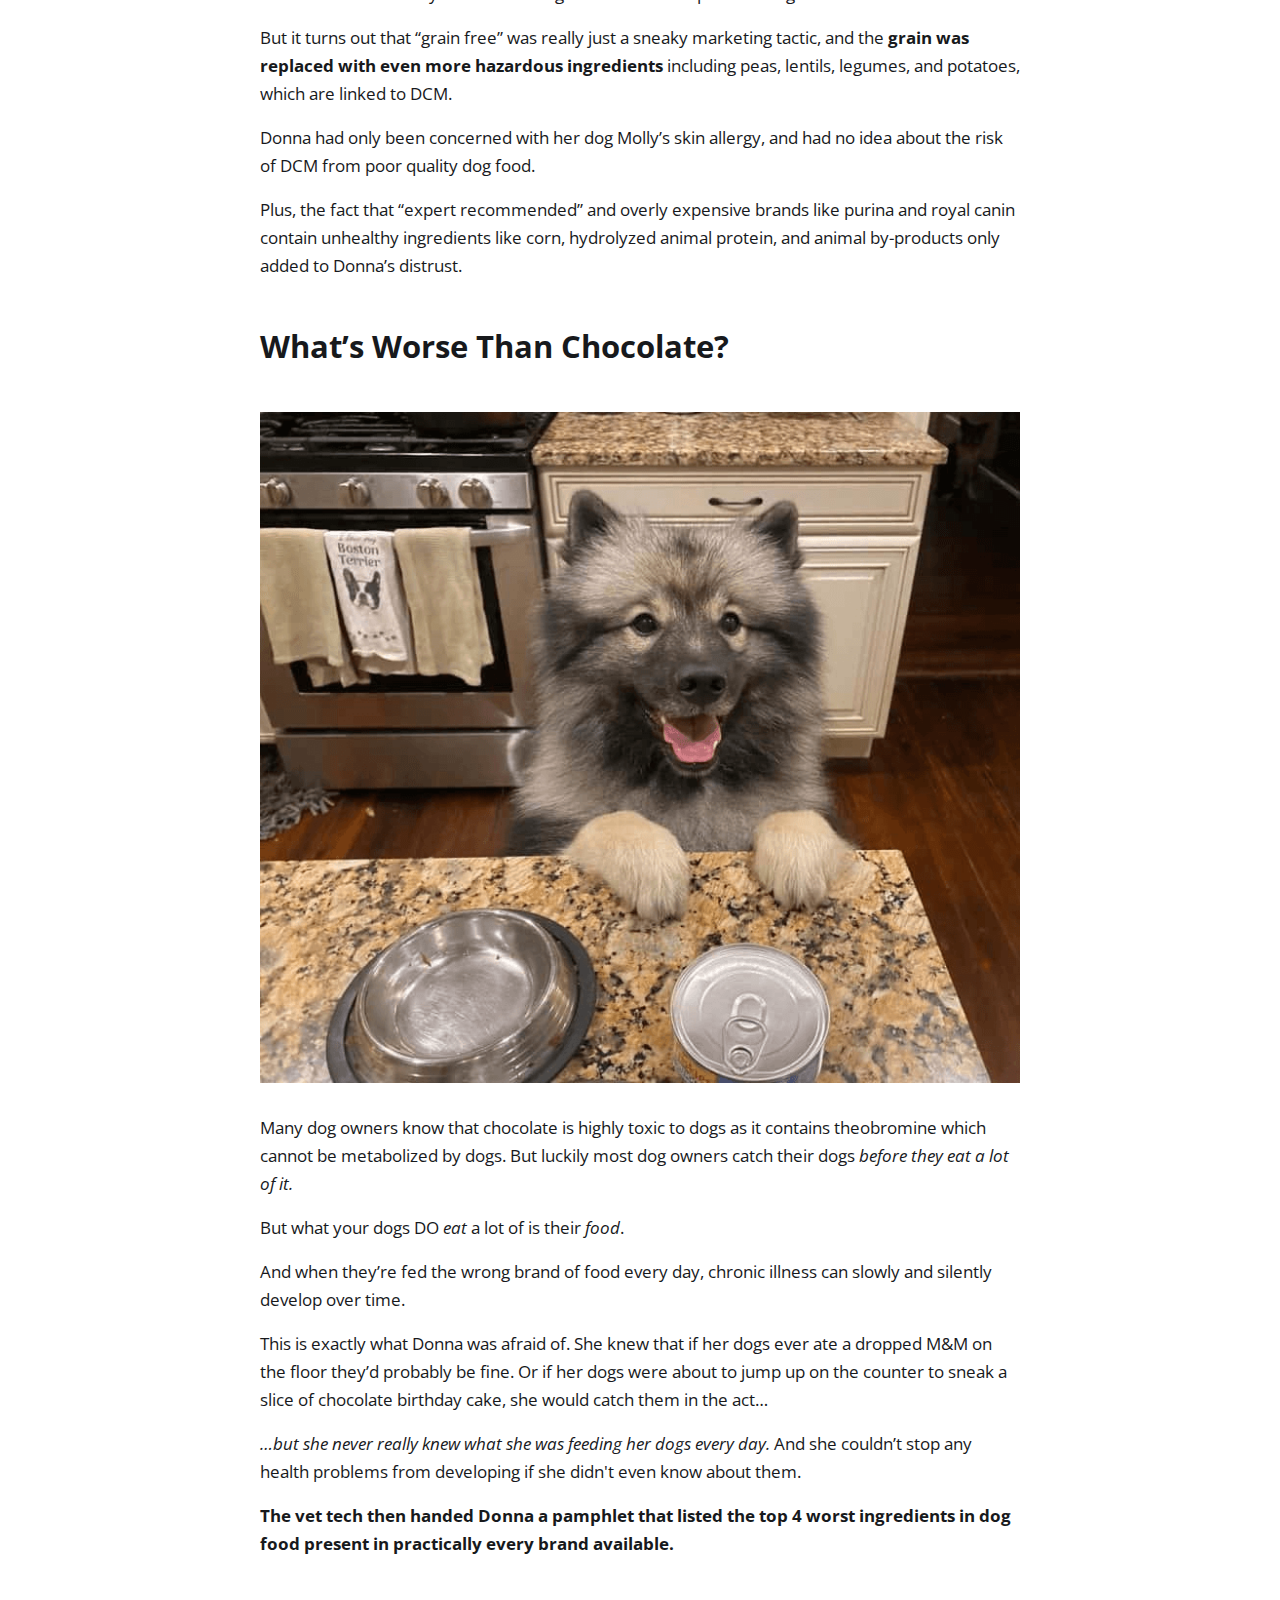
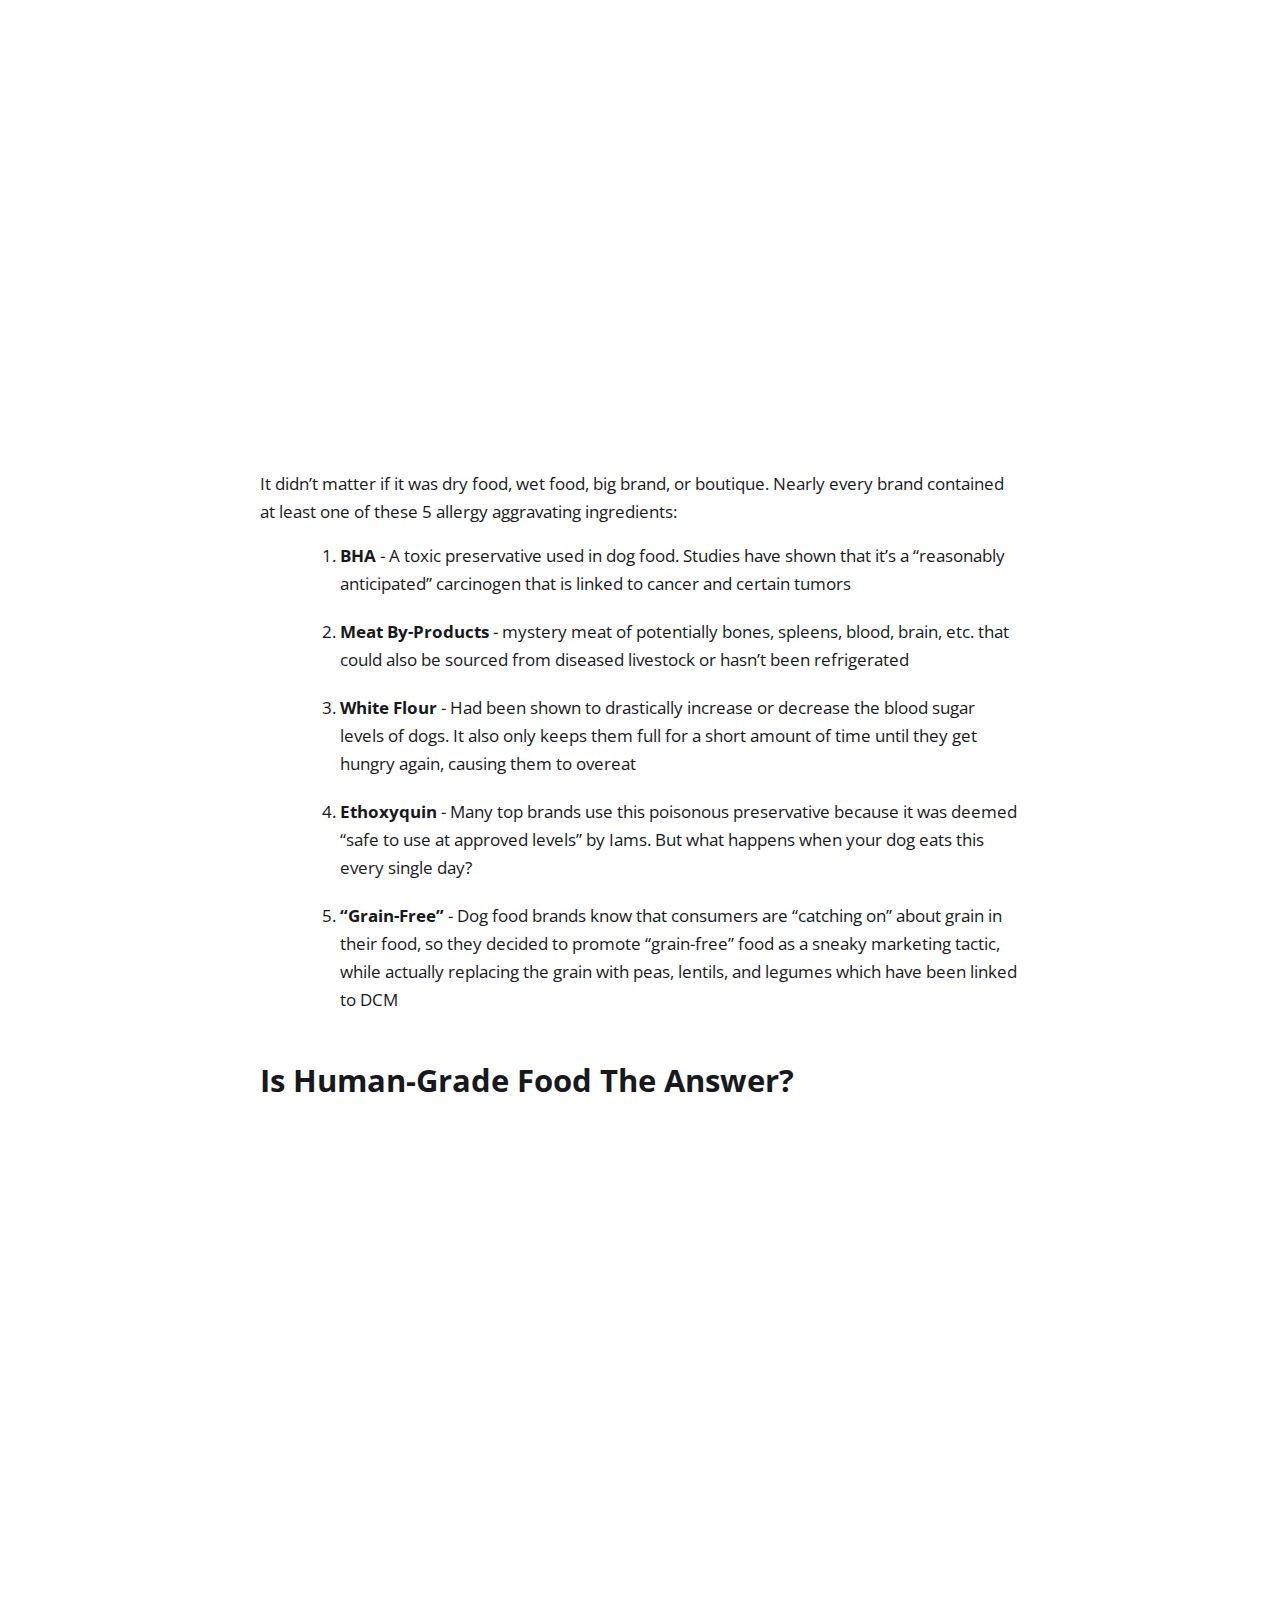
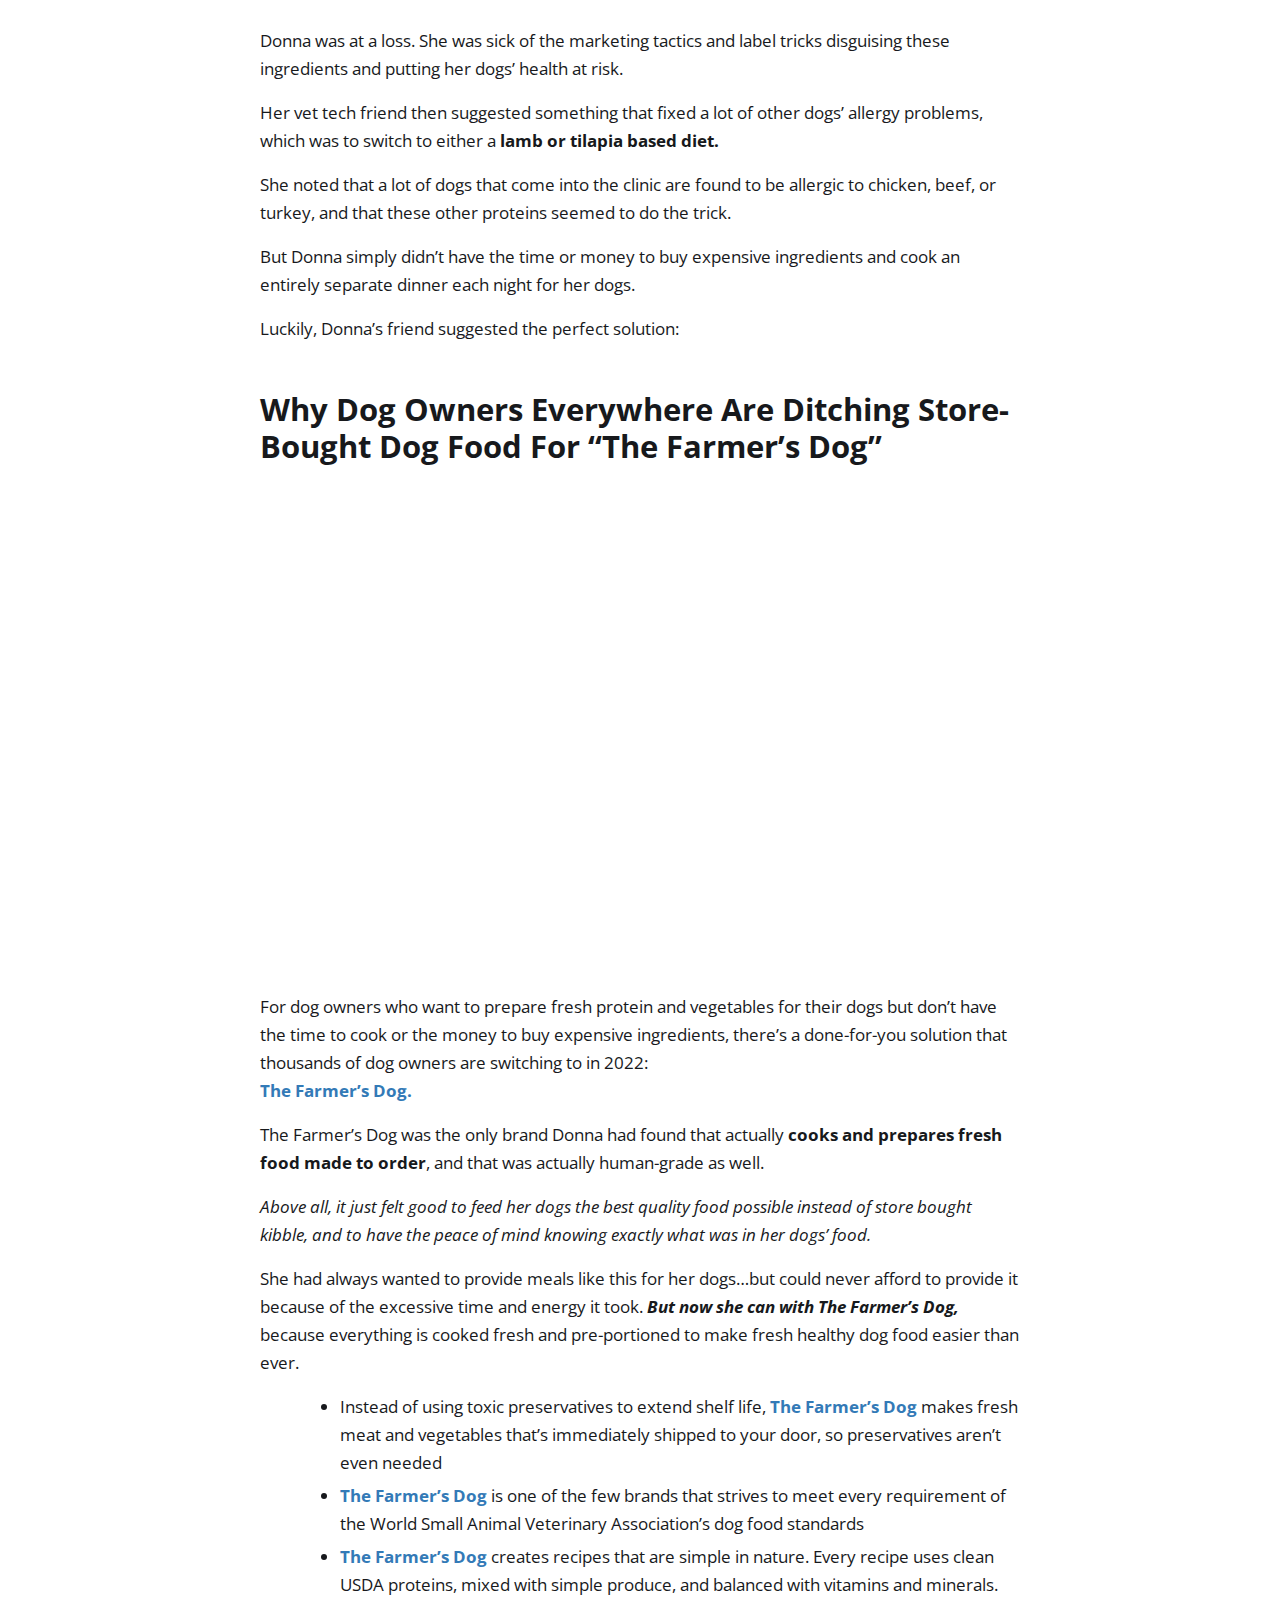
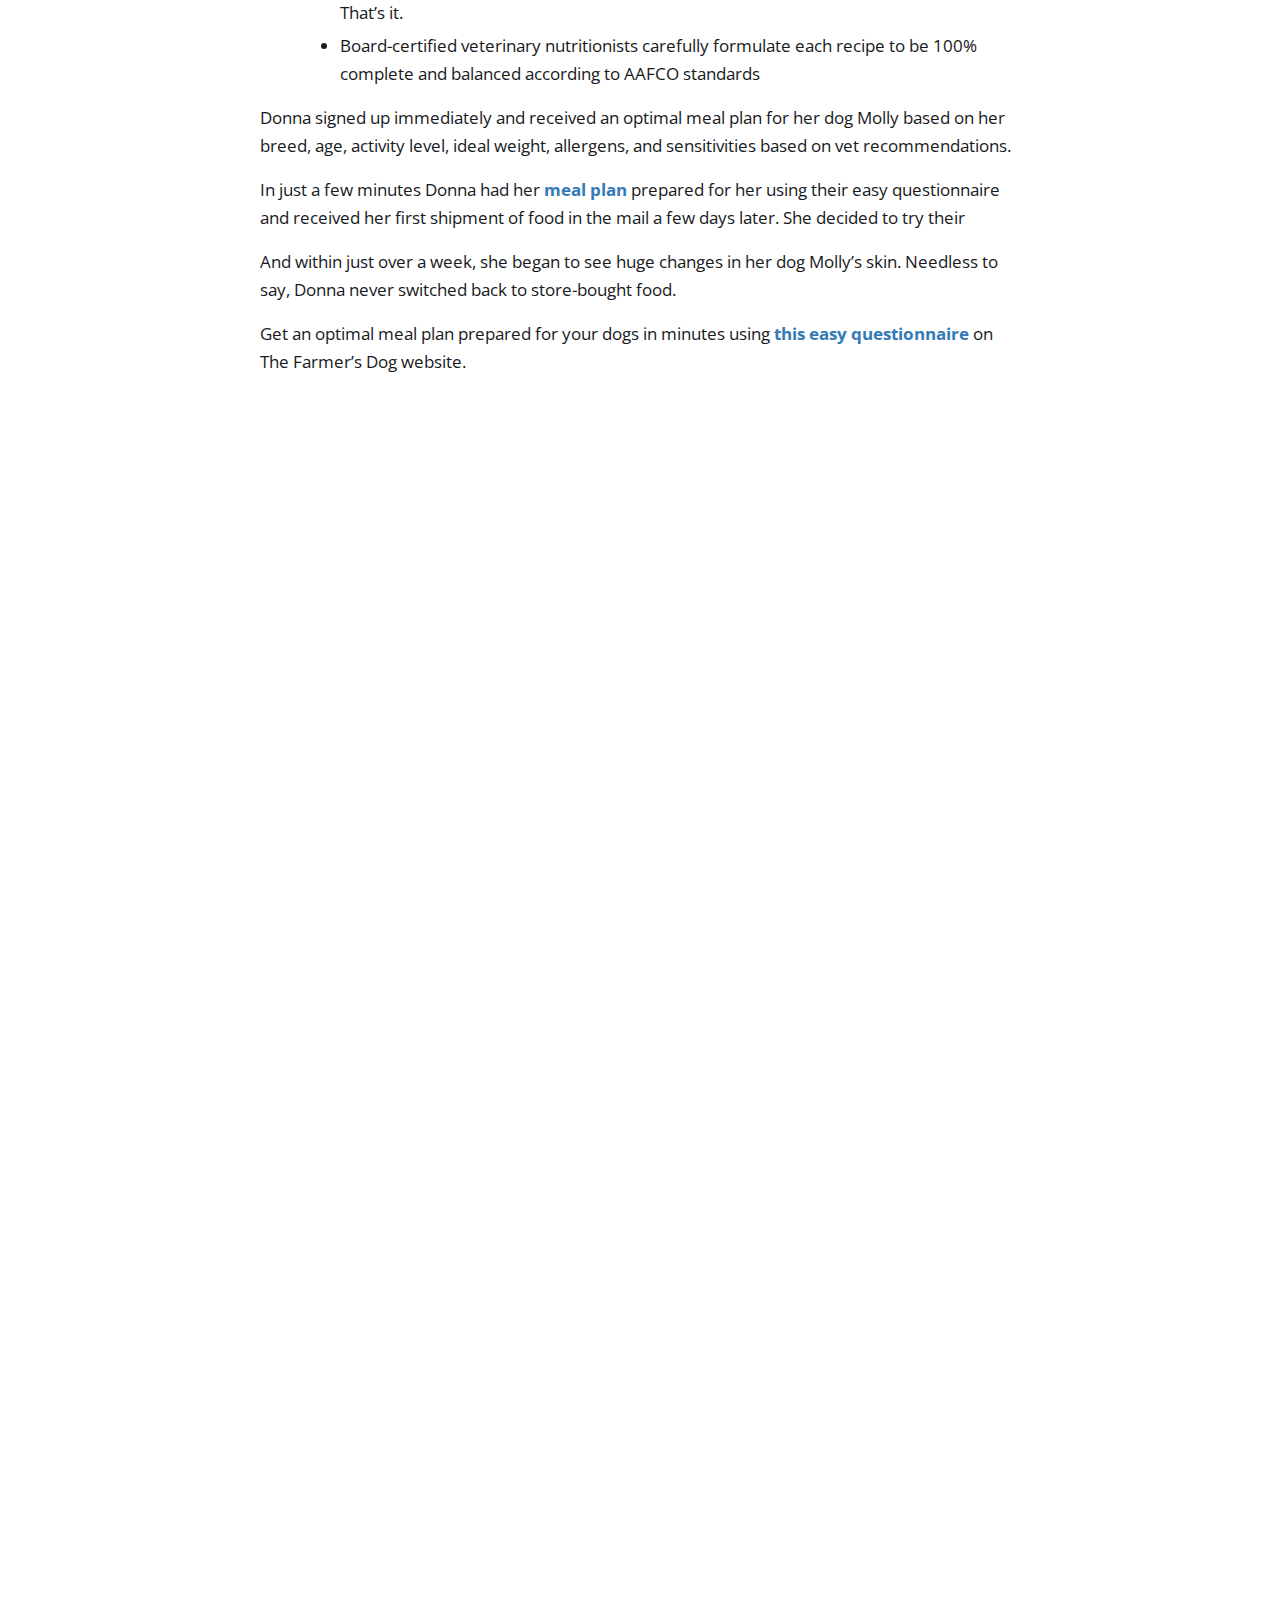
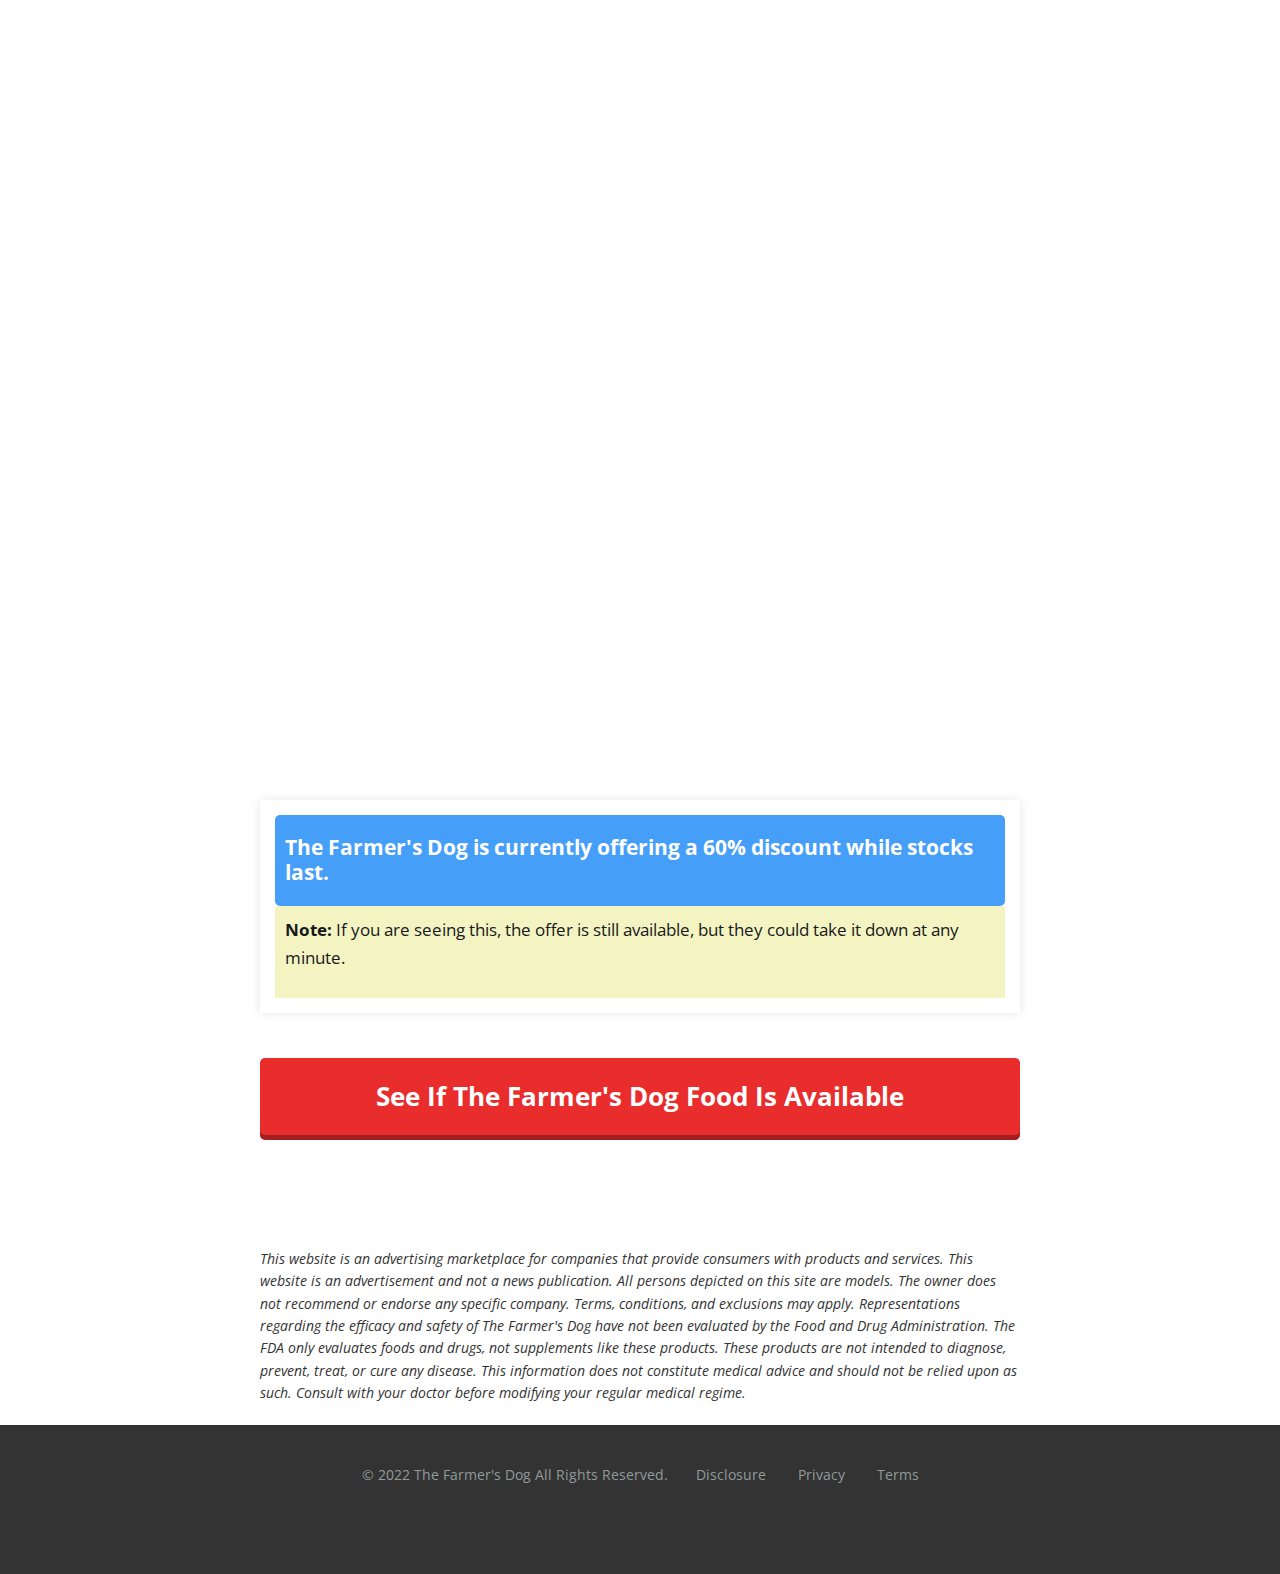
<file: in/index.html>
<!DOCTYPE html>

<html lang="en-US">
<head>
  <meta http-equiv="content-type" content="text/html;charset=UTF-8">



  <meta charset="UTF-8">
  <meta name="viewport" content="width=device-width, initial-scale=1.0">
  <title> The Farmer's Dog </title>
  <link rel="icon" type="image/x-icon" href="img/55Favicon.png">
  <link rel="apple-touch-icon-precomposed" sizes="114x114" href="img/55Favicon.png">
  <link rel="apple-touch-icon-precomposed" sizes="72x72" href="img/55Favicon.png">
  <link rel="apple-touch-icon-precomposed" href="img/55Favicon.png">
  <link rel="preconnect" href="https://fonts.gstatic.com/" crossorigin="">
  <link rel="preconnect" href="https://fonts.googleapis.com/" crossorigin="">
  <link rel="stylesheet"
    href="https://fonts.googleapis.com/css?family=Noto+Serif:400,600,700%7COpen+Sans:400,600,700%7CRubik:400,500,700" media="all">
  <meta name="robots" content="max-image-preview:large">
  <link rel="stylesheet preload" as="style" href="css/main7404.css" media="all">
  <link rel="stylesheet preload" as="style" href="css/offer7404.css" media="all">
  <style>
    .special {
      height: 400px;
      width: 100%;
      border: none;
    }

    figure {
      position: relative;
    }

    figure .offer-link {
      position: absolute;
      display: block;
      width: 100%;
      height: 100%;
      top: 0;
    }

    .obtain {
      position: fixed;
      bottom: 0;
      left: 0;
      width: 100%;
      background: rgba(0, 0, 0, 0.7);
      padding: 0;
      text-align: center;
      color: #fff;
      display: none;
      z-index: 200;
    }

    .obtain a {
      font-family: open sans, sans-serif !important;
      font-weight: 700;
      color: #fff !important;
      background: #e92c2c;
      border: 1px solid #c85d05;
      font-size: 22px;
      padding: 23px;
      -webkit-border-radius: 4px;
      -moz-border-radius: 4px;
      border-radius: 4px;
      text-decoration: none;
    }

    .obtain * {
      display: inline-block;
      vertical-align: middle;
    }

    #footer {
      padding-bottom: 50px;
    }

    @media screen and (max-width: 767px) {

      .obtain {
        padding: 0 0;
      }

      .obtain a {
        font-size: 14px;
        padding: 20px;
      }

      .obtain span {
        display: block;
        padding: 8px 0;
      }

      #footer {
        padding-bottom: 35px;
      }
    }

  </style>

  <!-- Google Tag Manager -->
  <script>(function (w, d, s, l, i) {
      w[l] = w[l] || []; w[l].push({
        'gtm.start':
          new Date().getTime(), event: 'gtm.js'
      }); var f = d.getElementsByTagName(s)[0],
        j = d.createElement(s), dl = l != 'dataLayer' ? '&l=' + l : ''; j.async = true; j.src =
          'https://www.googletagmanager.com/gtm.js?id=' + i + dl; f.parentNode.insertBefore(j, f);
    })(window, document, 'script', 'dataLayer', 'GTM-K423QH7');</script>
  <!-- End Google Tag Manager -->

  <style>
    .dtpcnt {
      opacity: 0;
    }

  </style>
  <script>
    (function (b, c, l, q, r, e, t, y, d, m, u, z, a, n, g, f, p, v, h, w) {
      function x() { for (var a = c.querySelectorAll(".dtpcnt"), b = 0, d = a.length; b < d; b++)a[b][t] = a[b][t].replace(/(^|\s+)dtpcnt($|\s+)/g, "") } w = "https:" === b.location.protocol ? "secure; " : ""; b[d] || (b[d] = function () { (b[d].q = b[d].q || []).push(arguments) }, g = c[q], c[q] = function () {
        g && g.apply(this, arguments); if (b[d] && !b[d].hasOwnProperty("params") && /loaded|interactive|complete/.test(c.readyState)) for (; a = c[r][m++];)/\/?click\/?($|(\/[0-9]+)?$)/.test(a.pathname) && (a[e] = "javascrip" +
          b.postMessage.toString().slice(4, 5) + ":" + d + '.l="' + a[e] + '",void 0')
      }, setTimeout(function () {
        (p = /[?&]cpid(=([^&#]*)|&|#|$)/.exec(b.location.href)) && p[2] && (f = p[2], v = c.cookie.match(new RegExp("(^| )vl-" + f + "=([^;]+)"))); var d = c.cookie.match(/(^| )vl-cep=([^;]+)/), k = location[e]; if ("savedCep" === z && d && (!f || "undefined" === typeof f) && 0 > k.indexOf("cep=")) { var g = -1 < k.indexOf("?") ? "&" : "?"; k += g + d.pop() } a = c.createElement("script"); n = c.scripts[0]; a.defer = 1; a.src = u + (-1 === u.indexOf("?") ? "?" : "&") + "lpref=" + l(c.referrer) +
          "&lpurl=" + l(k) + "&lpt=" + l(c.title) + "&vtm=" + (new Date).getTime() + (v ? "&uw=no" : ""); a[y] = function () { for (m = 0; a = c[r][m++];)/dtpCallback\.l/.test(a[e]) && (a[e] = decodeURIComponent(a[e]).match(/dtpCallback\.l="([^"]+)/)[1]); x() }; n.parentNode.insertBefore(a, n); f && (h = new Date, h.setTime(h.getTime() + 864E5), c.cookie = "vl-" + f + "=1; " + w + "samesite=Strict; expires=" + h.toGMTString() + "; path=/")
      }, 0), setTimeout(x, 7E3))
    })(window, document, encodeURIComponent, "onreadystatechange", "links", "href", "className", "onerror", "dtpCallback",
      0, "https://track3.aurkya.com/d/.js", "savedCep");
  </script>
  <noscript>
    <link href="https://track3.aurkya.com/d/.js?noscript=true&lpurl=" rel="stylesheet" />
  </noscript>

</head>

<body class="presell-template-default single single-presell postid-194 eplus_styles" data-id="7" style="opacity: 1;">
  <div id="fb-root"></div>

  <div id="header" class="narrow" style="background-color: ; color: ;">
    <div class="container" style="max-width: 760px;">
      <div class="row">
        <a
          href="https://discover.thefarmersdog.com/impact_howitworks?clickId=yOKxo51gTxyNTgFUYoRGqWUNUkDV42zJA3TS1Y0&irgwc=1&utm_source=affiliate&utm_medium=p-cpc&utm_campaign=360374"><img
            class="advertorial-brand-logo" src="img/logo.png" style="max-width: 100px;" alt="" loading="lazy"></a>
      </div>
    </div>
  </div>
  <div id="presell-container" class="narrow" style="background-color: ; color: ;">
    <div class="container heading- base-" style="background-color: ; max-width: ;">
      <div class="row">
        <div class="col-sm-12">
          <p class="advertorial-title">Advertorial</p>









          <h2 class="eplus-uS1aSi"> The 1 Thing Worse Than Chocolate You Probably Feed Your Dog Everyday… </h2>
          <h2 class="sponsored_by eplus-ivES8X has-13-px-font-size"> Sponsored by The Farmer's Dog </h2>
          <figure class="wp-block-image size-full eplus-uUD2ah"><img width="760" height="450" src="img/dog-1.png" alt=""
              class="wp-image-222" sizes="(max-width: 760px) 100vw, 760px"><a
              href="https://discover.thefarmersdog.com/impact_howitworks?clickId=yOKxo51gTxyNTgFUYoRGqWUNUkDV42zJA3TS1Y0&irgwc=1&utm_source=affiliate&utm_medium=p-cpc&utm_campaign=360374"
              class="offer-link"></a></figure>
          <p class="eplus-nccjjF"> Thousands of dog owners everywhere are realizing now that THIS has been the cause of their
            dog’s sensitive skin rashes, diarrhea, vomiting, hyperactivity, aggression, and more… </p>





          <h2 class="eplus-1IXJ9K"> It All Started With A Rash </h2>
          <p class="eplus-nccjjF">Donna, a 46 year old dog mom of 3 keeshonds, was noticing a nasty rash appearing on her youngest
            dog Molly. </p>
          <p class="eplus-nccjjF">
            Her other keeshonds had also suffered from similar skin conditions throughout the years. It turns out keeshonds are
            highly prone to allergic reactions just like labs, terriers, and retrievers.
          </p>



          <figure class="wp-block-image size-full eplus-f7Jgzy"><img loading="lazy" width="760" height="450"
              src="img/dog-care.png" alt="" class="wp-image-271" sizes="(max-width: 760px) 100vw, 760px"><a
              href="https://discover.thefarmersdog.com/impact_howitworks?clickId=yOKxo51gTxyNTgFUYoRGqWUNUkDV42zJA3TS1Y0&irgwc=1&utm_source=affiliate&utm_medium=p-cpc&utm_campaign=360374"
              class="offer-link"></a></figure>

          <p class="eplus-23scjz">
            But the list of dog breeds with significant risk to allergic reactions is also <i>continuing to grow each year…</i>
            <strong><i>so is something other than genetics causing it?</i></strong>
          </p>


          <p class="eplus-ZWutEu">

            Donna asked a friend who was a vet tech at a local animal clinic what might be causing her dogs’ skin issues, and
            without hesitation her friend answered Donna with another question:

          </p>



          <p class="eplus-rjLMW5"> <strong> <i>“What kind of dog food are you feeding them?” </i> </strong></p>


          <p class="eplus-iJOpIs"> Donna had heard this question probably 1,000 times. </p>
          <p class="eplus-pdpl1J"> <i> AND she had probably switched dog food brands 1,000 times too. </i> </p>
          <p class="eplus-5HiIn2"> She was simply at the end of her rope trying different foods and wasting money, and was totally
            convinced that the food wasn’t the problem. </p>
          <p class="eplus-1cBOOB"> But since her vet tech friend insisted, Donna revealed that she had tried: </p>

          <ul class="eplus-e6nEDh">
            <li> Purina pro plan </li>
            <li> Royal Canin </li>
            <li> Hill’s Science Diet </li>
            <li> Blue Buffalo </li>
            <li> Nature’s Domain </li>
            <li>Merrick</li>
            <li> California Natural </li>
            <li> Natural Balance </li>
          </ul>

          <p class="eplus-GCpo5r"> But before Donna could even finish listing off these food brands her friend stopped her dead in
            her tracks: </p>

          <p> <strong>“You need to STOP giving your dogs ANY of those brands” </strong> </p>
          <figure class="wp-block-image size-full eplus-r93mN2"><img loading="lazy" width="760" height="450" src="img/cup.png"
              alt="" class="wp-image-220" sizes="(max-width: 760px) 100vw, 760px"><a
              href="https://discover.thefarmersdog.com/impact_howitworks?clickId=yOKxo51gTxyNTgFUYoRGqWUNUkDV42zJA3TS1Y0&irgwc=1&utm_source=affiliate&utm_medium=p-cpc&utm_campaign=360374"
              class="offer-link"></a></figure>
          <p>
            It turns out that the FDA has linked most of these brands to an increasingly common food related illness called
            dilated cardiomyopathy (DCM) which is a <strong>serious heart disease</strong> that can occur in dogs.
          </p>
          <p>
            Brands labeled “grain-free” were most often linked to DCM, which was surprising to Donna because she had always
            believed that grain shouldn’t be part of a dog’s diet.
          </p>
          <p>
            But it turns out that “grain free” was really just a sneaky marketing tactic, and the <strong>grain was replaced with
              even
              more hazardous ingredients</strong> including peas, lentils, legumes, and potatoes, which are linked to DCM.
          </p>
          <p>
            Donna had only been concerned with her dog Molly’s skin allergy, and had no idea about the risk of DCM from poor
            quality dog food.
          </p>
          <p>
            Plus, the fact that “expert recommended” and overly expensive brands like purina and royal canin contain unhealthy
            ingredients like corn, hydrolyzed animal protein, and animal by-products only added to Donna’s distrust.
          </p>



          <h2 class="eplus-cszkvq">What’s Worse Than Chocolate?</h2>

          <figure class="wp-block-image size-full eplus-r93mN2"><img loading="lazy" width="760" height="450" src="img/dog-bg.png"
              alt="" class="wp-image-220" sizes="(max-width: 760px) 100vw, 760px"><a
              href="https://discover.thefarmersdog.com/impact_howitworks?clickId=yOKxo51gTxyNTgFUYoRGqWUNUkDV42zJA3TS1Y0&irgwc=1&utm_source=affiliate&utm_medium=p-cpc&utm_campaign=360374"
              class="offer-link"></a></figure>
          <p class="eplus-hs1Y4s">
            Many dog owners know that chocolate is highly toxic to dogs as it contains theobromine which cannot be metabolized by
            dogs. But luckily most dog owners catch their dogs <i>before they eat a lot of it.</i>
          </p>


          <p class="eplus-eMrUoI"> But what your dogs DO <i>eat</i> a lot of is their <i>food</i>. </p>


          <p class="eplus-vSf6we">And when they’re fed the wrong brand of food every day, chronic illness can slowly and silently
            develop over time. </p>
          <p>
            This is exactly what Donna was afraid of. She knew that if her dogs ever ate a dropped M&M on the floor they’d
            probably be fine. Or if her dogs were about to jump up on the counter to sneak a slice of chocolate birthday cake, she
            would catch them in the act…
          </p>
          <p>
            <i> …but she never really knew what she was feeding her dogs every day.</i> And she couldn’t stop any health problems
            from developing if she didn't even know about them.
          </p>
          <p>
            <strong>The vet tech then handed Donna a pamphlet that listed the top 4 worst ingredients in dog food present in
              practically every brand available. </strong>
          </p>




          <figure class="wp-block-image size-full eplus-qG7ED0"><img loading="lazy" width="760" height="450" src="img/plate.png"
              alt="" class="wp-image-240" sizes="(max-width: 760px) 100vw, 760px"><a
              href="https://discover.thefarmersdog.com/impact_howitworks?clickId=yOKxo51gTxyNTgFUYoRGqWUNUkDV42zJA3TS1Y0&irgwc=1&utm_source=affiliate&utm_medium=p-cpc&utm_campaign=360374"
              class="offer-link"></a></figure>
          <p>
            It didn’t matter if it was dry food, wet food, big brand, or boutique. Nearly every brand contained at least one of
            these 5 allergy aggravating ingredients:
          </p>

          <ol>
            <li>
              <strong>BHA</strong> - A toxic preservative used in dog food. Studies have shown that it’s a “reasonably
              anticipated” carcinogen that
              is linked to cancer and certain tumors
            </li>
            <li>
              <strong>Meat By-Products</strong> - mystery meat of potentially bones, spleens, blood, brain, etc. that could also
              be sourced from
              diseased livestock or hasn’t been refrigerated
            </li>
            <li>
              <strong> White Flour</strong> - Had been shown to drastically increase or decrease the blood sugar levels of dogs.
              It also only keeps
              them full for a short amount of time until they get hungry again, causing them to overeat
            </li>
            <li>
              <strong>Ethoxyquin</strong> - Many top brands use this poisonous preservative because it was deemed “safe to use at
              approved levels”
              by Iams. But what happens when your dog eats this every single day?
            </li>
            <li>
              <strong>“Grain-Free”</strong> - Dog food brands know that consumers are “catching on” about grain in their food, so
              they decided to
              promote “grain-free” food as a sneaky marketing tactic, while actually replacing the grain with peas, lentils, and
              legumes which have been linked to DCM
            </li>
          </ol>


          <h2 class="eplus-cszkvq"> Is Human-Grade Food The Answer? </h2>
          <figure class="wp-block-image size-full eplus-pCswNX"><img loading="lazy" width="760" height="450"
              src="img/plate-shuri.jpg" alt="" class="wp-image-238" sizes="(max-width: 760px) 100vw, 760px"><a
              href="https://discover.thefarmersdog.com/impact_howitworks?clickId=yOKxo51gTxyNTgFUYoRGqWUNUkDV42zJA3TS1Y0&irgwc=1&utm_source=affiliate&utm_medium=p-cpc&utm_campaign=360374"
              class="offer-link"></a></figure>
          <p>
            Donna was at a loss. She was sick of the marketing tactics and label tricks disguising these ingredients and putting
            her dogs’ health at risk.
          </p>
          <p>
            Her vet tech friend then suggested something that fixed a lot of other dogs’ allergy problems, which was to switch to
            either a <strong>lamb or tilapia based diet. </strong>
          </p>
          <p>
            She noted that a lot of dogs that come into the clinic are found to be allergic to chicken, beef, or turkey, and that
            these other proteins seemed to do the trick.
          </p>
          <p>
            But Donna simply didn’t have the time or money to buy expensive ingredients and cook an entirely separate dinner each
            night for her dogs.
          </p>
          <p>
            Luckily, Donna’s friend suggested the perfect solution:
          </p>




          <h2 class="eplus-bOnGvV placement"> Why Dog Owners Everywhere Are Ditching Store-Bought Dog Food For “The Farmer’s Dog” </h2>
          <figure class="wp-block-image size-full eplus-Uz0O7i"><img loading="lazy" width="760" height="450"
              src="img/dog-snow.png" alt="" class="wp-image-245" sizes="(max-width: 760px) 100vw, 760px"><a
              href="https://discover.thefarmersdog.com/impact_howitworks?clickId=yOKxo51gTxyNTgFUYoRGqWUNUkDV42zJA3TS1Y0&irgwc=1&utm_source=affiliate&utm_medium=p-cpc&utm_campaign=360374"
              class="offer-link"></a></figure>

          <p class="eplus-pdZI4d">For dog owners who want to prepare fresh protein and vegetables for their dogs but don’t have
            the time to cook or the money to buy expensive ingredients, there’s a done-for-you solution that thousands of dog
            owners are switching to in 2022: <br>
            <a
              href="https://discover.thefarmersdog.com/impact_howitworks?clickId=yOKxo51gTxyNTgFUYoRGqWUNUkDV42zJA3TS1Y0&irgwc=1&utm_source=affiliate&utm_medium=p-cpc&utm_campaign=360374">The
              Farmer’s Dog. </a>
          </p>


          <p class="eplus-ECE31T">
            The Farmer’s Dog was the only brand Donna had found that actually <strong>cooks and prepares fresh food made to
              order</strong>, and that was actually human-grade as well.
          </p>

          <p>
            <i>
              Above all, it just felt good to feed her dogs the best quality food possible instead of store bought kibble, and to
              have the peace of mind knowing exactly what was in her dogs’ food.
            </i>
          </p>
          <p>
            She had always wanted to provide meals like this for her dogs…but could never afford to provide it because of the
            excessive time and energy it took. <strong><i>But now she can with The Farmer’s Dog,</i></strong> because everything
            is cooked fresh and
            pre-portioned to make fresh healthy dog food easier than ever.
          </p>

          <ul>
            <li>
              Instead of using toxic preservatives to extend shelf life, <a
                href="https://discover.thefarmersdog.com/impact_howitworks?clickId=yOKxo51gTxyNTgFUYoRGqWUNUkDV42zJA3TS1Y0&irgwc=1&utm_source=affiliate&utm_medium=p-cpc&utm_campaign=360374">The
                Farmer’s Dog </a> makes fresh meat and vegetables that’s
              immediately shipped to your door, so preservatives aren’t even needed
            </li>
            <li>
              <a
                href="https://discover.thefarmersdog.com/impact_howitworks?clickId=yOKxo51gTxyNTgFUYoRGqWUNUkDV42zJA3TS1Y0&irgwc=1&utm_source=affiliate&utm_medium=p-cpc&utm_campaign=360374">The
                Farmer’s Dog </a> is one of the few brands that strives to meet every requirement of the World Small Animal
              Veterinary Association’s dog food standards

            </li>
            <li>
              <a
                href="https://discover.thefarmersdog.com/impact_howitworks?clickId=yOKxo51gTxyNTgFUYoRGqWUNUkDV42zJA3TS1Y0&irgwc=1&utm_source=affiliate&utm_medium=p-cpc&utm_campaign=360374">The
                Farmer’s Dog </a> creates recipes that are simple in nature. Every recipe uses clean USDA proteins, mixed with
              simple
              produce, and balanced with vitamins and minerals. That’s it.
            </li>
            <li>
              Board-certified veterinary nutritionists carefully formulate each recipe to be 100% complete and balanced according
              to AAFCO standards
            </li>
          </ul>
          <p>
            Donna signed up immediately and received an optimal meal plan for her dog Molly based on her breed, age, activity
            level, ideal weight, allergens, and sensitivities based on vet recommendations.
          </p>
          <p>
            In just a few minutes Donna had her <a
              href="https://discover.thefarmersdog.com/impact_howitworks?clickId=yOKxo51gTxyNTgFUYoRGqWUNUkDV42zJA3TS1Y0&irgwc=1&utm_source=affiliate&utm_medium=p-cpc&utm_campaign=360374">meal
              plan</a> prepared for her using their easy questionnaire and received her first
            shipment of food in the mail a few days later. She decided to try their
          </p>
          <p>
            And within just over a week, she began to see huge changes in her dog Molly’s skin. Needless to say, Donna never
            switched back to store-bought food.
          </p>
          <p>
            Get an optimal meal plan prepared for your dogs in minutes using <a
              href="https://discover.thefarmersdog.com/impact_howitworks?clickId=yOKxo51gTxyNTgFUYoRGqWUNUkDV42zJA3TS1Y0&irgwc=1&utm_source=affiliate&utm_medium=p-cpc&utm_campaign=360374">this
              easy questionnaire</a> on The Farmer’s Dog website.
          </p>


          <figure class="wp-block-image size-full eplus-8b9wBH"><img loading="lazy" width="760" height="450" src="img/p-tube.png"
              alt="" class="wp-image-228" sizes="(max-width: 760px) 100vw, 760px"><a
              href="https://discover.thefarmersdog.com/impact_howitworks?clickId=yOKxo51gTxyNTgFUYoRGqWUNUkDV42zJA3TS1Y0&irgwc=1&utm_source=affiliate&utm_medium=p-cpc&utm_campaign=360374"
              class="offer-link"></a></figure>

          <figure class="wp-block-image size-full eplus-8b9wBH"><img loading="lazy" width="760" height="450"
              src="img/dog-berd.png" alt="" class="wp-image-228" sizes="(max-width: 760px) 100vw, 760px"><a
              href="https://discover.thefarmersdog.com/impact_howitworks?clickId=yOKxo51gTxyNTgFUYoRGqWUNUkDV42zJA3TS1Y0&irgwc=1&utm_source=affiliate&utm_medium=p-cpc&utm_campaign=360374"
              class="offer-link"></a></figure>

          <figure class="wp-block-image size-full eplus-8b9wBH"><img loading="lazy" width="760" height="450" src="img/dog-bl.png"
              alt="" class="wp-image-228" sizes="(max-width: 760px) 100vw, 760px"><a
              href="https://discover.thefarmersdog.com/impact_howitworks?clickId=yOKxo51gTxyNTgFUYoRGqWUNUkDV42zJA3TS1Y0&irgwc=1&utm_source=affiliate&utm_medium=p-cpc&utm_campaign=360374"
              class="offer-link"></a></figure>

          <figure class="wp-block-image size-full eplus-8b9wBH"><img loading="lazy" width="760" height="450" src="img/reviews.png"
              alt="" class="wp-image-228" sizes="(max-width: 760px) 100vw, 760px"><a
              href="https://discover.thefarmersdog.com/impact_howitworks?clickId=yOKxo51gTxyNTgFUYoRGqWUNUkDV42zJA3TS1Y0&irgwc=1&utm_source=affiliate&utm_medium=p-cpc&utm_campaign=360374"
              class="offer-link"></a></figure>





          <div class="wp-block-giddyup-attention-getter attentionGetterParent">
            <div class="attentionGetterHeadline" style="background-color:#459ef7">
              <h3> The Farmer's Dog is currently offering a 60% discount while stocks last. </h3>
            </div>
            <div class="attentionGetterBody" style="background-color:#f4f4c3">
              <p class="eplus-BkUkUy">
                <strong>Note:</strong> If you are seeing this, the offer is still available, but they could take it down at any
                minute.
              </p>

            </div>
          </div>
          <div class="wp-block-giddyup-giddyup-cta giddyup-cta-container">
            <div class="giddyup-cta" style="background-color:#e92c2c">
              <a href="https://discover.thefarmersdog.com/impact_howitworks?clickId=yOKxo51gTxyNTgFUYoRGqWUNUkDV42zJA3TS1Y0&irgwc=1&utm_source=affiliate&utm_medium=p-cpc&utm_campaign=360374"
                class="special-btn">
                <h3 style="color:#fff"> See If The Farmer's Dog Food Is Available </h3>
              </a>
            </div>
            <div class="giddyup-cta-shadow" style="background-color:#e92c2c"></div>
          </div>
          <p class="eplus-dliEoC is-style-disclaimer">This website is an advertising marketplace for companies that provide
            consumers with products and services. This website is an advertisement and not a news publication. All persons
            depicted on this site are models. The owner does not
            recommend or endorse any specific company. Terms, conditions, and exclusions may apply. Representations regarding the
            efficacy and safety of The Farmer's Dog have not been evaluated by the Food and Drug Administration. The FDA only
            evaluates foods and drugs, not supplements like these products. These products are not intended to diagnose, prevent,
            treat, or cure any disease. This information does not constitute medical advice and should not be relied upon
            as such. Consult with your doctor before modifying your regular medical regime.</p>





        </div>
      </div>
    </div>
  </div>

  <div id="footer">
    <div class="giddy-footer-container">








      <ul class="giddy-links">
        <div class="container">
          <div class="row justify-content-center">
            <div class="col-sm-auto footer-link-col">
              <li id="footer-copyright"><span class="copyright-presell">© 2022 The Farmer's Dog All Rights Reserved.</span></li>
            </div>
            <div class="col-sm-auto footer-link-col">
              <li id="footer-support-cta"><span data-toggle="modal" data-target="#support">Disclosure</span></li>
              <li id="footer-returns-cta"><span> <a href="https://www.thefarmersdog.com/content/privacy"
                    style="color: #919b9a; font-weight: 400;">Privacy</a> </span></li>
              <li id="footer-impressum-cta" class="hidden"><span> <a href="https://www.thefarmersdog.com/content/terms"
                    style="color: #919b9a; font-weight: 400;"> Terms </a> </span></li>
            </div>
          </div>

        </div>
      </ul>
    </div>
  </div>





  <div class="modal fade iframe-modal" id="privacy" tabindex="-1" role="dialog" aria-labelledby="privacy" aria-hidden="true">
    <div class="modal-dialog modal-dialog-centered" role="document">
      <div class="modal-content">
        <button type="button" class="close" data-dismiss="modal" aria-label="Close">
          <span aria-hidden="true">×</span>
        </button>
        <div class="modal-body">
          <iframe title="The Farmer's Dog | Nasal Breathing Aid Privacy" src="https://js.giddyup.io/v01/gu-privacy.htm"
            allowfullscreen="allowfullscreen" loading="lazy"></iframe>
        </div>
      </div>
    </div>
  </div>

  <div class="modal fade iframe-modal" id="terms" tabindex="-1" role="dialog" aria-labelledby="terms" aria-hidden="true">
    <div class="modal-dialog modal-dialog-centered" role="document">
      <div class="modal-content">
        <button type="button" class="close" data-dismiss="modal" aria-label="Close">
          <span aria-hidden="true">×</span>
        </button>
        <div class="modal-body">
          <iframe title="The Farmer's Dog | Nasal Breathing Aid Terms" src="https://js.giddyup.io/v01/gu-terms.htm"
            allowfullscreen="allowfullscreen" loading="lazy"></iframe>
        </div>
      </div>
    </div>
  </div>

  <div class="modal fade" id="support" tabindex="-1" role="dialog" aria-labelledby="support" aria-hidden="true">
    <div class="modal-dialog modal-dialog-centered" role="document">
      <div class="modal-content">
        <div class="modal-header">
          <button type="button" class="close" data-dismiss="modal" aria-label="Close">
            <span aria-hidden="true">×</span>
          </button>
        </div>
        <div class="modal-body">
          <div class="footer-disclaimer">
            <p><strong>MARKETING DISCLOSURE:</strong></p>
            <p>This website is a market place. As such you should know that the owner has a monetary connection to the product and
              services advertised on the site. The owner receives payment whenever a qualified purchase is referred but that
              is the extent of it. The owner receives no further compensation of any kind. All of the information regarding the
              goods and services mentioned on this website is provided by the owner. The owner does not recommend or endorse
              any other product or service advertised on this website.</p>
            <p><strong>ADVERTISING DISCLOSURE:</strong></p>
            <p>This website is an advertising market place for companies who provide consumers products and services. This website
              is an advertisement and not a news publication. All persons depicted on this site are models. The owner does
              not recommend or endorse any specific company. Terms, conditions and exclusions may apply.</p>
            <p><strong>ENDORSEMENT AND TESTIMONIAL DISCLOSURE:</strong></p>
            <p>All endorsement and testimonials on this website are from users of this website across the country, the photography
              is stock photography to protect the privacy of our users.</p>
          </div>
        </div>
      </div>
    </div>
  </div>

  <div class="modal fade iframe-modal" id="contact" tabindex="-1" role="dialog" aria-labelledby="about" aria-hidden="true">
    <div class="modal-dialog modal-dialog-centered" role="document">
      <div class="modal-content">
        <button type="button" class="close" data-dismiss="modal" aria-label="Close">
          <span aria-hidden="true">×</span>
        </button>
        <div class="modal-body">
          <iframe title="The Farmer's Dog | Nasal Breathing Aid Contact" src="https://js.giddyup.io/v01/gu-contact.htm"
            allowfullscreen="allowfullscreen" loading="lazy"></iframe>
        </div>
      </div>
    </div>
  </div>

  <div class="obtain sticky-header" id="sticky-header" style="display: none;">
    <div class="g_button">
      <a class="breaking"
        href="https://discover.thefarmersdog.com/impact_howitworks?clickId=yOKxo51gTxyNTgFUYoRGqWUNUkDV42zJA3TS1Y0&irgwc=1&utm_source=affiliate&utm_medium=p-cpc&utm_campaign=360374"
        target=""> See If The Farmer's Dog Food Is Available </a>
    </div>
  </div>

  <style id="ep-stylesheet">
    .sponsored_by.eplus-ivES8X {}

    .eplus-nccjjF {}

    .eplus-IS8CLu {}

    .eplus-bSrexC {}

    .eplus-Qj2L95 {}

    .eplus-8qfH9J {}

    .eplus-Gd8rmw {}

    .eplus-1IXJ9K {}

    .eplus-23scjz {}

    .eplus-rjLMW5 {}

    .eplus-pdpl1J {}

    .eplus-1cBOOB {}

    .eplus-QrHk1P {}

    body.single-presell ul li {
      margin-bottom: 5px !important
    }

    .eplus-cszkvq {}

    .eplus-r93mN2 {}

    .eplus-eMrUoI {}

    .eplus-qG7ED0 {}

    .eplus-JALu5w {}

    .eplus-1jBagV {}

    .eplus-FV3jMC {}

    .eplus-fJPSYr {}

    .eplus-mYIlEw {}

    .eplus-83xRaH {}

    .eplus-bOnGvV {}

    .eplus-pdZI4d {}

    .eplus-PYHROq {}

    .eplus-q4dXTm {}

    .eplus-Jfuqpi {}

    .eplus-UKNMr9 {}

    .eplus-BrNjrB {}

    .eplus-qvTQT3 {}

    .eplus-WQA2dz {}

    .eplus-n6dlkx {}

    li {
      font-size: 17px;
      line-height: 28px
    }

    .eplus-KnwlJQ {}

    .eplus-JruflE {}

    .eplus-JQTEOL {}

    .eplus-peLIkE {}

    .eplus-6ZhlRn {}

    .eplus_styles .eplus-1IXJ9K {
      position: relative;
      margin-top: 3rem;
      margin-bottom: 2rem
    }

    .eplus_styles .eplus-cszkvq {
      position: relative;
      margin-top: 3rem;
      margin-bottom: 2rem
    }

    .eplus_styles .eplus-bOnGvV {
      position: relative;
      margin-top: 3rem;
      margin-bottom: 2rem
    }

    .eplus_styles .eplus-n6dlkx {
      position: relative;
      margin-top: 3rem;
      margin-bottom: 2rem
    }

    .ep-temp-container {
      margin-left: auto;
      margin-right: auto;
      min-width: 1280px
    }

    .ep-temp-container .alignfull {
      min-width: 1280px !important
    }

  </style>

  <script type="text/javascript" src="js/jquery.min.js"></script>
  <script type="text/javascript" src="js/bootstrap.min.js"></script>


  <script>
    $(document).ready(function () {

      // bottom bar appears after this many pixels
      $(window).on("scroll", function () {
        scrollPosition = $(this).scrollTop();
        if (scrollPosition > 6300) {
          $(".obtain").fadeIn(300);
        } else {
          $(".obtain").fadeOut(300);
        }
      })



    });







  </script>






</body>
</html>
</file>
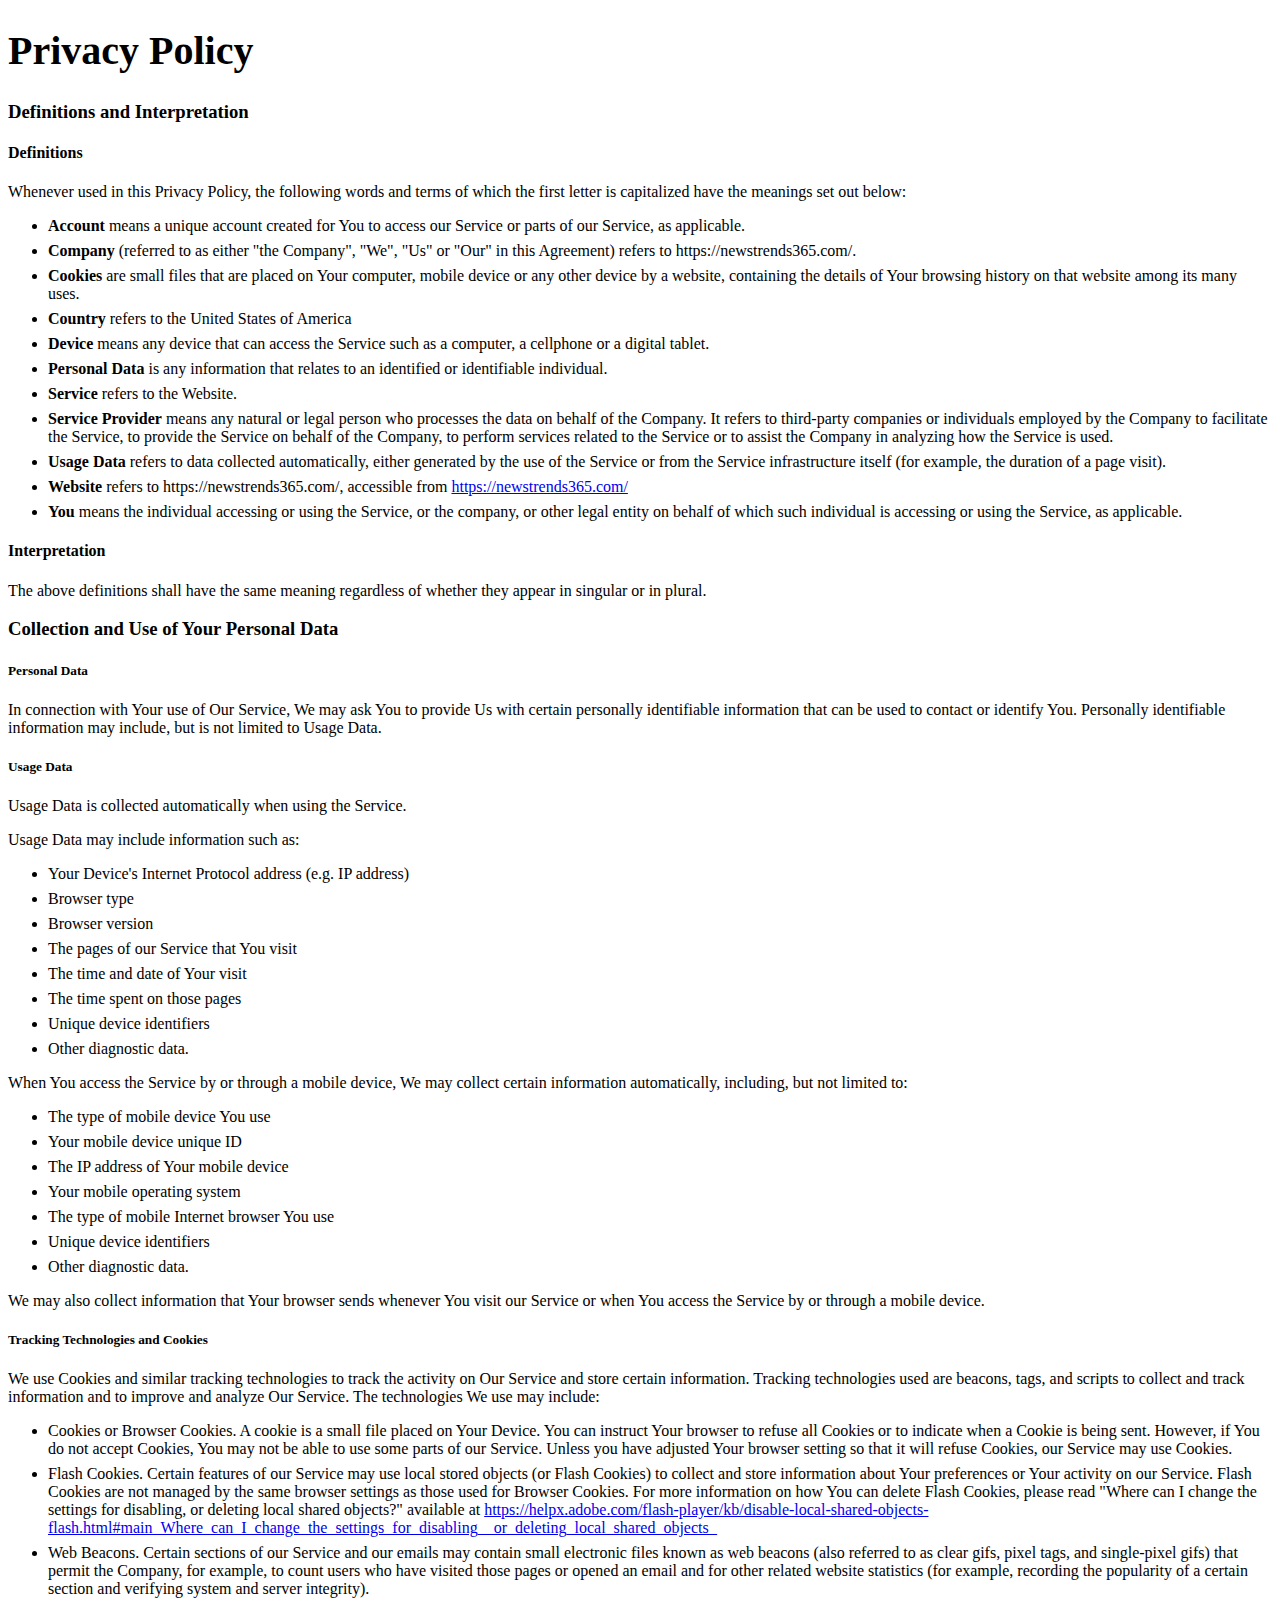
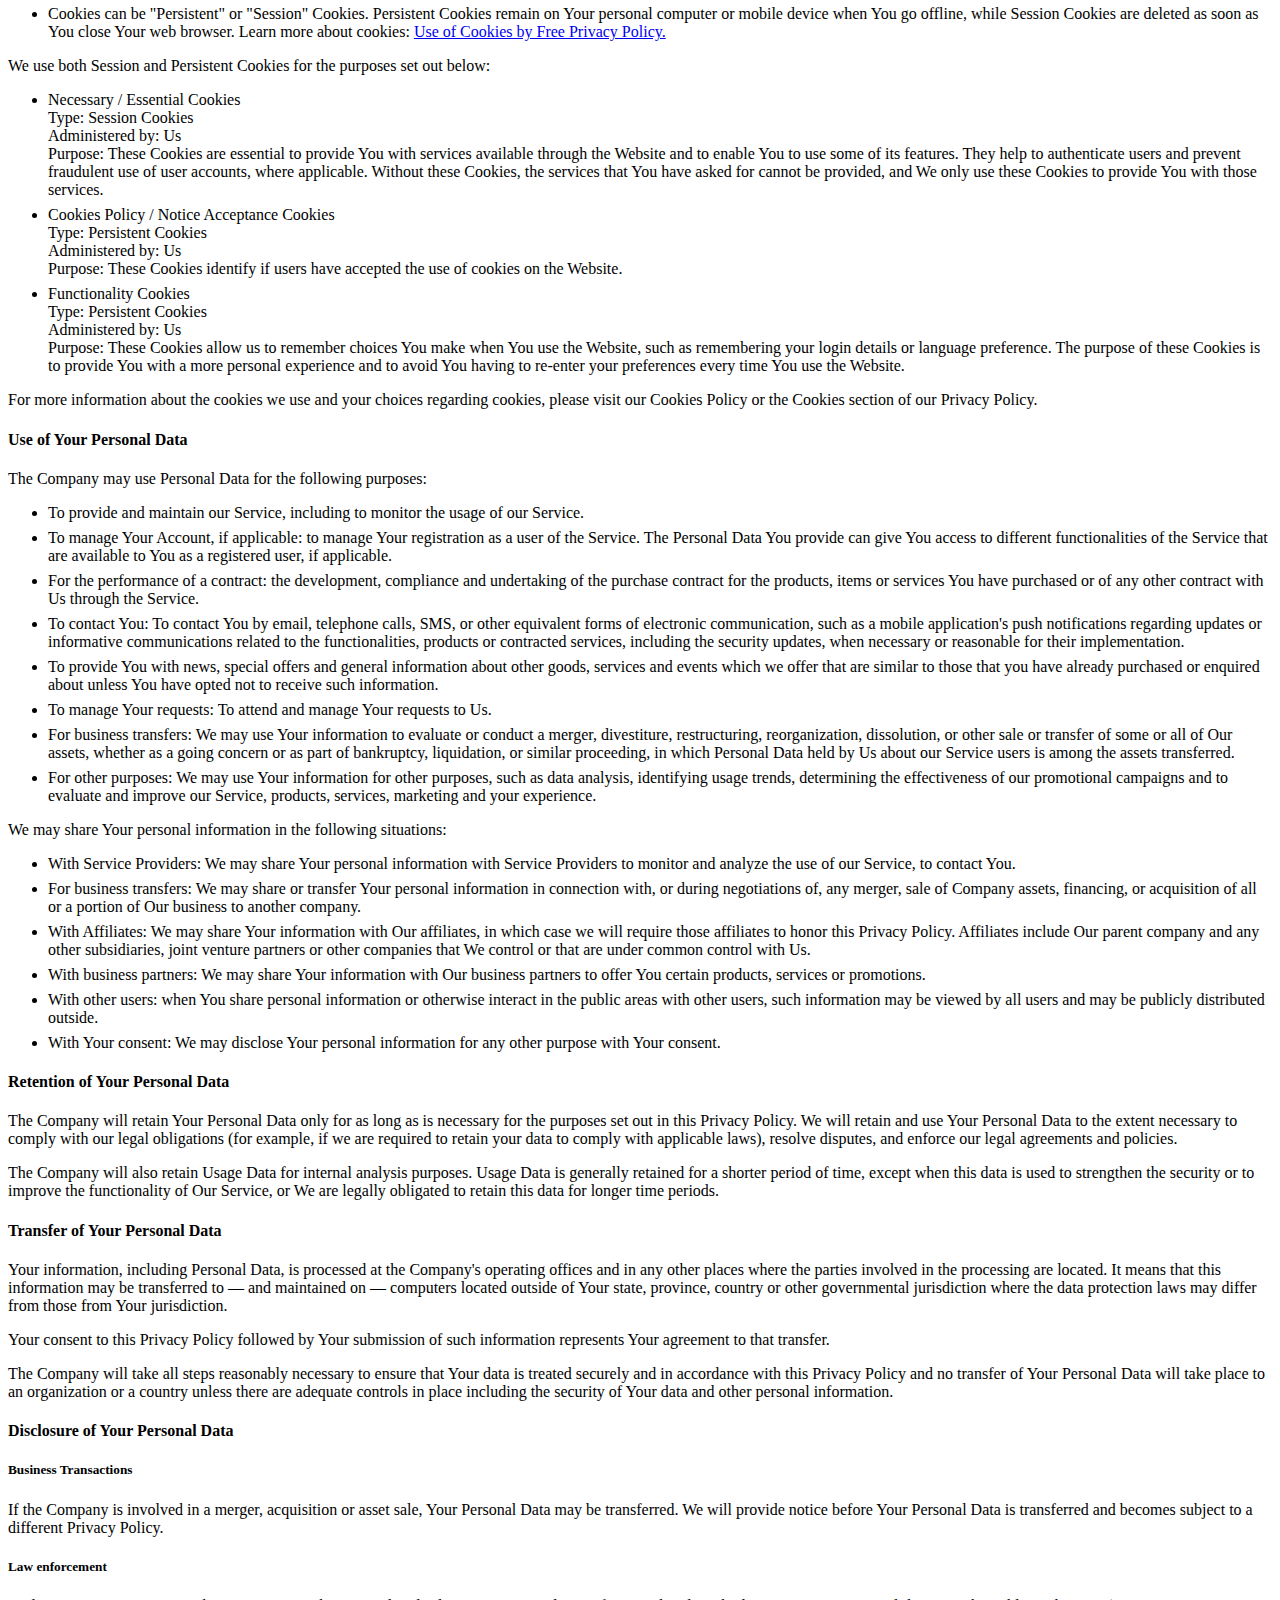
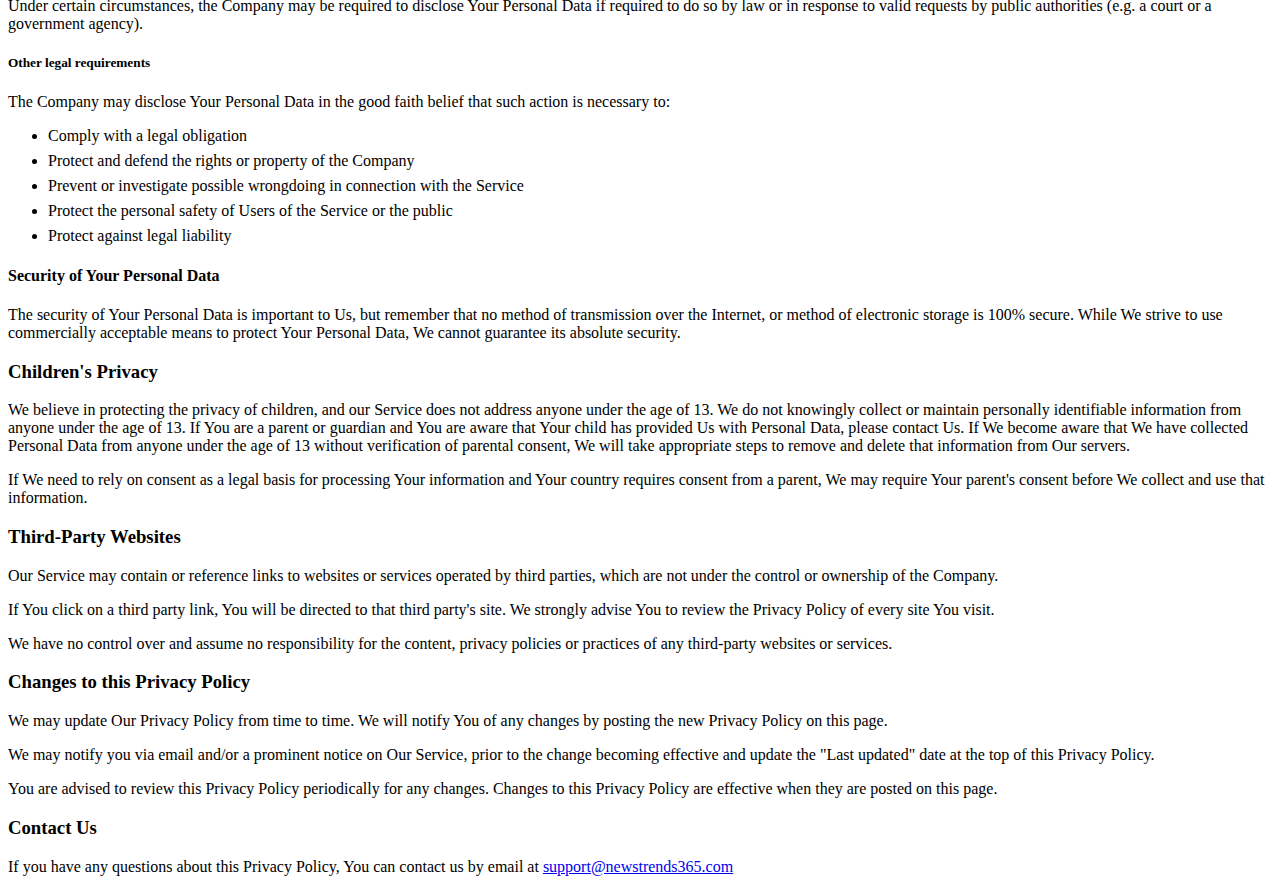
<file: in-4/privacy-policy.html>
<!doctype html>
<html lang="en">
<head>
  <title> Privacy Policy </title>
  <!-- Required meta tags -->
  <meta charset="utf-8">
  <meta name="viewport" content="width=device-width, initial-scale=1, shrink-to-fit=no">

  <!-- Bootstrap CSS -->
  <link href="https://cdn.jsdelivr.net/npm/bootstrap@5.2.2/dist/css/bootstrap.min.css" rel="stylesheet"
    integrity="sha384-Zenh87qX5JnK2Jl0vWa8Ck2rdkQ2Bzep5IDxbcnCeuOxjzrPF/et3URy9Bv1WTRi" crossorigin="anonymous">

  <style>
    h1 {
      font-size: 40px;
    }

    @media only screen and (max-width: 767px) {
      h1 {
        font-size: 30px;
      }
    }

    li {
      margin-bottom: 7px;
    }

  </style>

</head>


<body>

  <div class="container py-4">
    <h1 class="mb-lg-5 mb-4">
      Privacy Policy
    </h1>


    <h3 class="mb-4"> Definitions and Interpretation </h3>
    <h4> Definitions </h4>
    <p>
      Whenever used in this Privacy Policy, the following words and terms of which the first letter is capitalized have the
      meanings set out below:
    </p>
    <ul>
      <li>
        <strong>Account</strong> means a unique account created for You to access our Service or parts of our Service, as
        applicable.
      </li>
      <li>
        <strong>Company</strong> (referred to as either "the Company", "We", "Us" or "Our" in this Agreement) refers to
        https://newstrends365.com/.
      </li>
      <li>
        <strong>Cookies</strong> are small files that are placed on Your computer, mobile device or any other device by a website,
        containing the
        details of Your browsing history on that website among its many uses.
      </li>
      <li>
        <strong>Country</strong> refers to the United States of America
      </li>
      <li>
        <strong>Device</strong> means any device that can access the Service such as a computer, a cellphone or a digital tablet.
      </li>
      <li>
        <strong> Personal Data</strong> is any information that relates to an identified or identifiable individual.
      </li>
      <li>
        <strong>Service</strong> refers to the Website.
      </li>
      <li>
        <strong>Service Provider</strong> means any natural or legal person who processes the data on behalf of the Company. It
        refers to
        third-party companies or individuals employed by the Company to facilitate the Service, to provide the Service on behalf
        of the Company, to perform services related to the Service or to assist the Company in analyzing how the Service is used.
      </li>
      <li>
        <strong> Usage Data</strong> refers to data collected automatically, either generated by the use of the Service or from
        the Service
        infrastructure itself (for example, the duration of a page visit).
      </li>
      <li>
        <strong>Website</strong> refers to https://newstrends365.com/, accessible from <a
          href="https://newstrends365.com/">https://newstrends365.com/</a>
      </li>
      <li>
        <strong>You</strong> means the individual accessing or using the Service, or the company, or other legal entity on behalf
        of which such
        individual is accessing or using the Service, as applicable.
      </li>



    </ul>






    <h4> Interpretation </h4>
    <p>
      The above definitions shall have the same meaning regardless of whether they appear in singular or in plural.
    </p>

    <h3> Collection and Use of Your Personal Data </h3>

    <h5> Personal Data </h5>
    <p>
      In connection with Your use of Our Service, We may ask You to provide Us with certain personally identifiable information
      that can be used to contact or identify You. Personally identifiable information may include, but is not limited to Usage
      Data.
    </p>
    <h5>
      Usage Data
    </h5>
    <p> Usage Data is collected automatically when using the Service. </p>
    <p> Usage Data may include information such as: </p>
    <ul>
      <li>
        Your Device's Internet Protocol address (e.g. IP address)
      </li>
      <li> Browser type </li>
      <li>
        Browser version
      </li>
      <li>
        The pages of our Service that You visit
      </li>
      <li>
        The time and date of Your visit
      </li>
      <li>
        The time spent on those pages
      </li>
      <li>
        Unique device identifiers
      </li>
      <li>
        Other diagnostic data.
      </li>
    </ul>
    <p>
      When You access the Service by or through a mobile device, We may collect certain information automatically, including, but
      not limited to:
    </p>
    <ul>
      <li>
        The type of mobile device You use
      </li>
      <li>
        Your mobile device unique ID
      </li>
      <li>
        The IP address of Your mobile device
      </li>
      <li>
        Your mobile operating system
      </li>
      <li>
        The type of mobile Internet browser You use
      </li>
      <li>
        Unique device identifiers
      </li>
      <li>
        Other diagnostic data.
      </li>
    </ul>
    <p>
      We may also collect information that Your browser sends whenever You visit our Service or when You access the Service by or
      through a mobile device.
    </p>
    <h5>
      Tracking Technologies and Cookies
    </h5>
    <p>
      We use Cookies and similar tracking technologies to track the activity on Our Service and store certain information.
      Tracking technologies used are beacons, tags, and scripts to collect and
      track information and to improve and analyze Our Service. The technologies We use may include:
    </p>
    <ul>
      <li>
        Cookies or Browser Cookies. A cookie is a small file placed on Your Device. You can instruct Your browser to refuse all
        Cookies or to indicate when a Cookie is being sent. However, if You do not accept Cookies, You may not be able to use some
        parts of our Service. Unless you have adjusted Your browser setting so that it will refuse Cookies, our Service may use
        Cookies.
      </li>
      <li>
        Flash Cookies. Certain features of our Service may use local stored objects (or Flash Cookies) to collect and store
        information about Your preferences or Your activity on our Service. Flash Cookies are not managed by the same browser
        settings as those used for Browser Cookies. For more information on how You can delete Flash Cookies, please read "Where
        can I change the settings for disabling, or deleting local shared objects?" available at
        <a
          href="https://helpx.adobe.com/flash-player/kb/disable-local-shared-objects-flash.html#main_Where_can_I_change_the_settings_for_disabling__or_deleting_local_shared_objects_">
          https://helpx.adobe.com/flash-player/kb/disable-local-shared-objects-flash.html#main_Where_can_I_change_the_settings_for_disabling__or_deleting_local_shared_objects_
        </a>
      </li>
      <li>
        Web Beacons. Certain sections of our Service and our emails may contain small electronic files known as web beacons (also
        referred to as clear gifs, pixel tags, and single-pixel gifs) that permit the Company, for example, to count users who
        have visited those pages or opened an email and for other related website statistics (for example, recording the
        popularity of a certain section and verifying system and server integrity).
      </li>
      <li>
        Cookies can be "Persistent" or "Session" Cookies. Persistent Cookies remain on Your personal computer or mobile device
        when You go offline, while Session Cookies are deleted as soon as You close Your web browser. Learn more about cookies:
        <a href="https://www.freeprivacypolicy.com/blog/sample-privacy-policy-template/#Use_Of_Cookies_And_Tracking"> Use of
          Cookies by Free Privacy Policy.</a>
      </li>
    </ul>
    <p>
      We use both Session and Persistent Cookies for the purposes set out below:
    </p>
    <ul>
      <li>
        Necessary / Essential Cookies <br>
        Type: Session Cookies <br>
        Administered by: Us <br>
        Purpose: These Cookies are essential to provide You with services available through the Website and to enable You to use
        some of its features. They help to authenticate users and prevent fraudulent use of user accounts, where applicable.
        Without these Cookies, the services that You have asked for cannot be provided, and We only use these Cookies to provide
        You with those services.
      </li>
      <li>
        Cookies Policy / Notice Acceptance Cookies <br>
        Type: Persistent Cookies <br>
        Administered by: Us <br>
        Purpose: These Cookies identify if users have accepted the use of cookies on the Website.
      </li>
      <li>
        Functionality Cookies <br>
        Type: Persistent Cookies <br>
        Administered by: Us <br>
        Purpose: These Cookies allow us to remember choices You make when You use the Website, such as remembering your login
        details or language preference. The purpose of these Cookies is to provide You with a more personal experience and to
        avoid You having to re-enter your preferences every time You use the Website.
      </li>
    </ul>
    <p>
      For more information about the cookies we use and your choices regarding cookies, please visit our Cookies Policy or the
      Cookies section of our Privacy Policy.
    </p>
    <h4>
      Use of Your Personal Data
    </h4>
    <p> The Company may use Personal Data for the following purposes: </p>
    <ul>
      <li>
        To provide and maintain our Service, including to monitor the usage of our Service.
      </li>
      <li>
        To manage Your Account, if applicable: to manage Your registration as a user of the Service. The Personal Data You provide
        can give You access to different functionalities of the Service that are available to You as a registered user, if
        applicable.
      </li>
      <li>
        For the performance of a contract: the development, compliance and undertaking of the purchase contract for the products,
        items or services You have purchased or of any other contract with Us through the Service.
      </li>
      <li>
        To contact You: To contact You by email, telephone calls, SMS, or other equivalent forms of electronic communication, such
        as a mobile application's push notifications regarding updates or informative communications related to the
        functionalities, products or contracted services, including the security updates, when necessary or reasonable for their
        implementation.
      </li>
      <li>
        To provide You with news, special offers and general information about other goods, services and events which we offer
        that are similar to those that you have already purchased or enquired about unless You have opted not to receive such
        information.
      </li>
      <li>
        To manage Your requests: To attend and manage Your requests to Us.
      </li>
      <li>
        For business transfers: We may use Your information to evaluate or conduct a merger, divestiture, restructuring,
        reorganization, dissolution, or other sale or transfer of some or all of Our assets, whether as a going concern or as part
        of bankruptcy, liquidation, or similar proceeding, in which Personal Data held by Us about our Service users is among the
        assets transferred.
      </li>
      <li>
        For other purposes: We may use Your information for other purposes, such as data analysis, identifying usage trends,
        determining the effectiveness of our promotional campaigns and to evaluate and improve our Service, products, services,
        marketing and your experience.
      </li>
    </ul>
    <p>
      We may share Your personal information in the following situations:
    </p>
    <ul>
      <li>
        With Service Providers: We may share Your personal information with Service Providers to monitor and analyze the use of
        our Service, to contact You.
      </li>
      <li>
        For business transfers: We may share or transfer Your personal information in connection with, or during negotiations of,
        any merger, sale of Company assets, financing, or acquisition of all or a portion of Our business to another company.
      </li>
      <li>
        With Affiliates: We may share Your information with Our affiliates, in which case we will require those affiliates to
        honor this Privacy Policy. Affiliates include Our parent company and any other subsidiaries, joint venture partners or
        other companies that We control or that are under common control with Us.
      </li>
      <li>
        With business partners: We may share Your information with Our business partners to offer You certain products, services
        or promotions.
      </li>
      <li>
        With other users: when You share personal information or otherwise interact in the public areas with other users, such
        information may be viewed by all users and may be publicly distributed outside.
      </li>
      <li>
        With Your consent: We may disclose Your personal information for any other purpose with Your consent.
      </li>
    </ul>
    <h4> Retention of Your Personal Data </h4>
    <p>
      The Company will retain Your Personal Data only for as long as is necessary for the purposes set out in this Privacy Policy.
      We will retain and use Your Personal Data to the extent necessary to comply with our legal obligations (for example, if we
      are required to retain your data to comply with applicable laws), resolve disputes, and enforce our legal agreements and
      policies.
    </p>
    <p>
      The Company will also retain Usage Data for internal analysis purposes. Usage Data is generally retained for a shorter
      period of time, except when this data is used to strengthen the security or to improve the functionality of Our Service, or
      We are legally obligated to retain this data for longer time periods.
    </p>
    <h4>
      Transfer of Your Personal Data
    </h4>
    <p>
      Your information, including Personal Data, is processed at the Company's operating offices and in any other places where the
      parties involved in the processing are located. It means that this information may be transferred to — and maintained on —
      computers located outside of Your state, province, country or other governmental jurisdiction where the data protection laws
      may differ from those from Your jurisdiction.
    </p>
    <p>
      Your consent to this Privacy Policy followed by Your submission of such information represents Your agreement to that
      transfer.
    </p>
    <p>
      The Company will take all steps reasonably necessary to ensure that Your data is treated securely and in accordance with
      this Privacy Policy and no transfer of Your Personal Data will take place to an organization or a country unless there are
      adequate controls in place including the security of Your data and other personal information.
    </p>
    <h4>
      Disclosure of Your Personal Data
    </h4>
    <h5>
      Business Transactions
    </h5>
    <p>
      If the Company is involved in a merger, acquisition or asset sale, Your Personal Data may be transferred. We will provide
      notice before Your Personal Data is transferred and becomes subject to a different Privacy Policy.
    </p>
    <h5>
      Law enforcement
    </h5>
    <p>
      Under certain circumstances, the Company may be required to disclose Your Personal Data if required to do so by law or in
      response to valid requests by public authorities (e.g. a court or a government agency).
    </p>
    <h5>
      Other legal requirements
    </h5>
    <p>
      The Company may disclose Your Personal Data in the good faith belief that such action is necessary to:
    </p>
    <ul>
      <li>
        Comply with a legal obligation
      </li>
      <li>
        Protect and defend the rights or property of the Company
      </li>
      <li>
        Prevent or investigate possible wrongdoing in connection with the Service
      </li>
      <li>
        Protect the personal safety of Users of the Service or the public
      </li>
      <li>
        Protect against legal liability
      </li>
    </ul>
    <h4>
      Security of Your Personal Data
    </h4>
    <p>
      The security of Your Personal Data is important to Us, but remember that no method of transmission over the Internet, or
      method of electronic storage is 100% secure. While We strive to use commercially acceptable means to protect Your Personal
      Data, We cannot guarantee its absolute security.
    </p>
    <h3>
      Children's Privacy
    </h3>
    <p>
      We believe in protecting the privacy of children, and our Service does not address anyone under the age of 13. We do not
      knowingly collect or maintain personally identifiable information from anyone under the age of 13. If You are a parent or
      guardian and You are aware that Your child has provided Us with Personal Data, please contact Us. If We become aware that We
      have collected Personal Data from anyone under the age of 13 without verification of parental consent, We will take
      appropriate steps to remove and delete that information from Our servers.
    </p>
    <p>
      If We need to rely on consent as a legal basis for processing Your information and Your country requires consent from a
      parent, We may require Your parent's consent before We collect and use that information.
    </p>
    <h3>
      Third-Party Websites
    </h3>
    <p>
      Our Service may contain or reference links to websites or services operated by third parties, which are not under the control or ownership of the Company.
    </p>
    <p>
      If You click on a third party link, You will be directed to that third party's site. We strongly advise You to review the Privacy Policy of every site You visit.
    </p>
    <p>
      We have no control over and assume no responsibility for the content, privacy policies or practices of any third-party websites or services.
    </p>
    <h3>
      Changes to this Privacy Policy
    </h3>
    <p>
      We may update Our Privacy Policy from time to time. We will notify You of any changes by posting the new Privacy Policy on this page.
    </p>
    <p>
      We may notify you via email and/or a prominent notice on Our Service, prior to the change becoming effective and update the "Last updated" date at the top of this Privacy Policy.
    </p>
    <p>
      You are advised to review this Privacy Policy periodically for any changes. Changes to this Privacy Policy are effective when they are posted on this page.
    </p>
    <h3>
      Contact Us
    </h3>
    <p>
      If you have any questions about this Privacy Policy, You can contact us by email at <a
      href="mailto:support@newstrends365.com"> support@newstrends365.com</a>
    </p>
  </div><!-- /.container -->


</body>
</html>
</file>
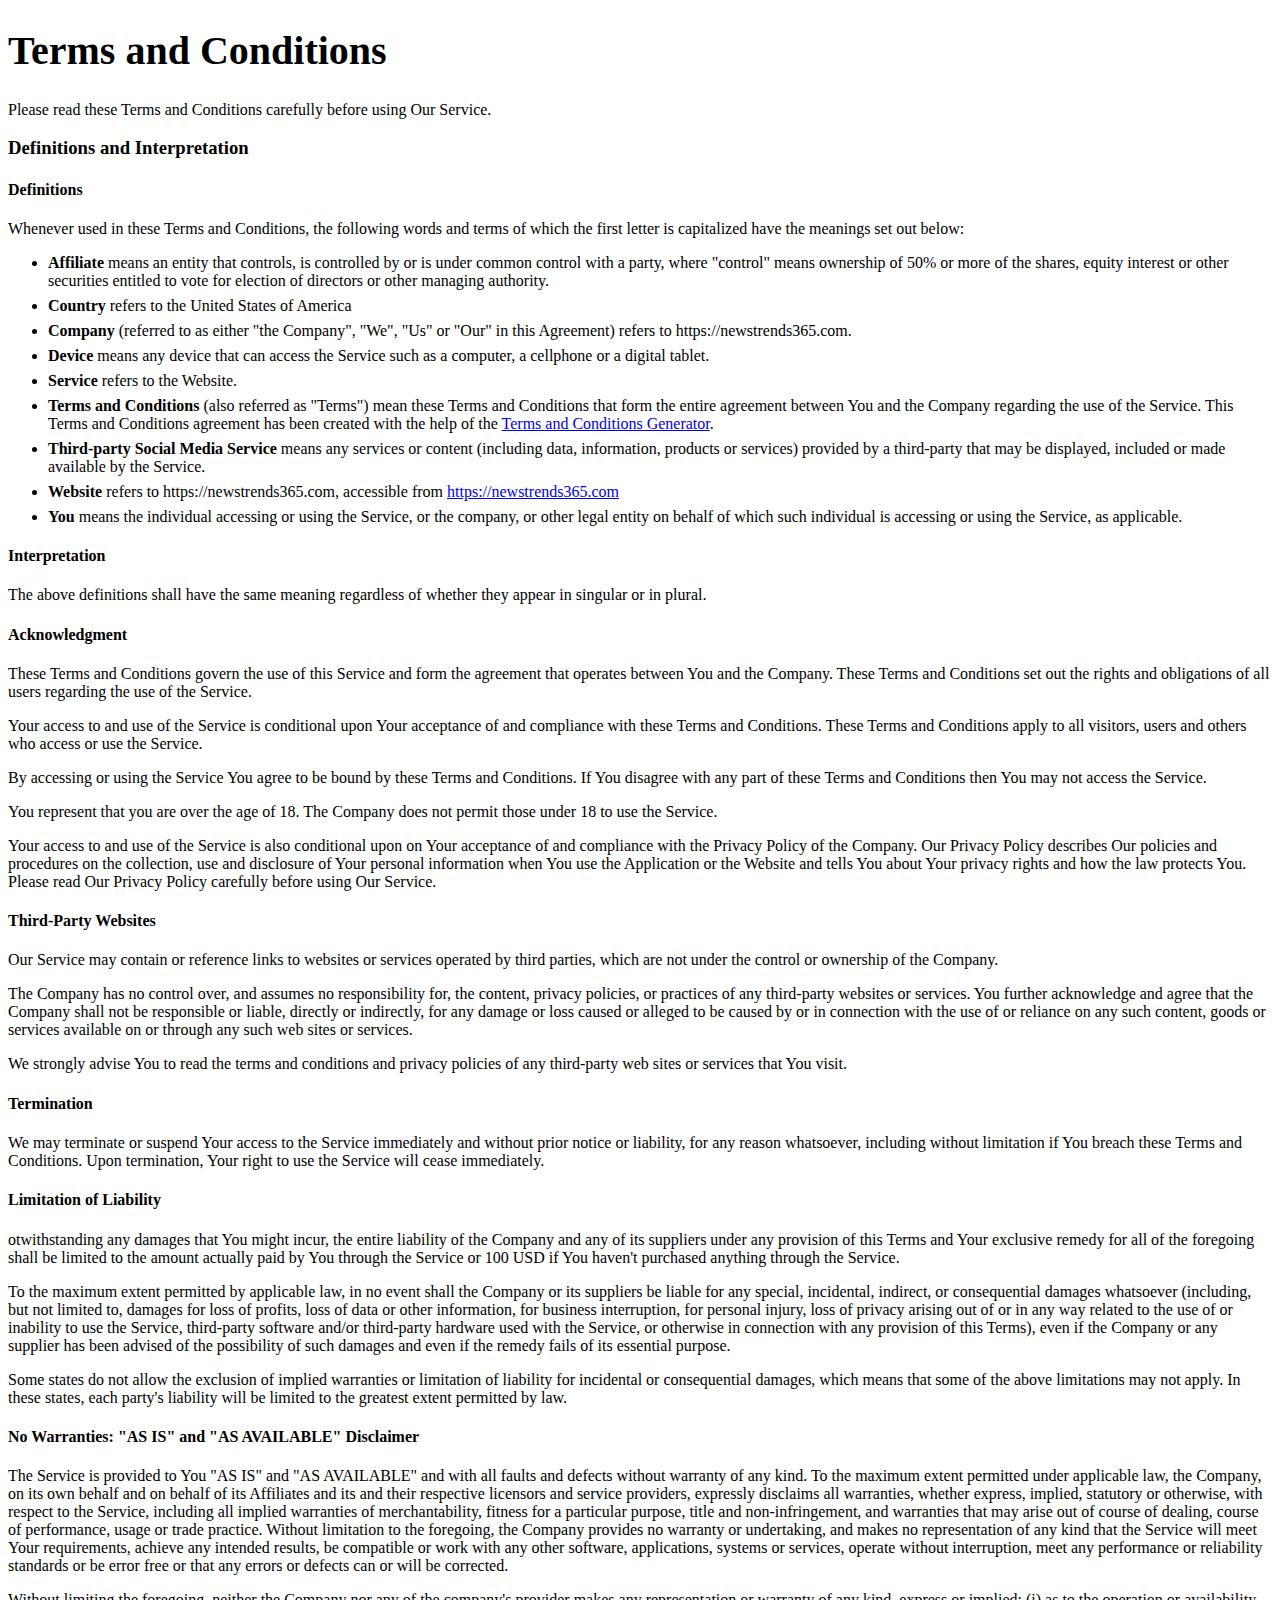
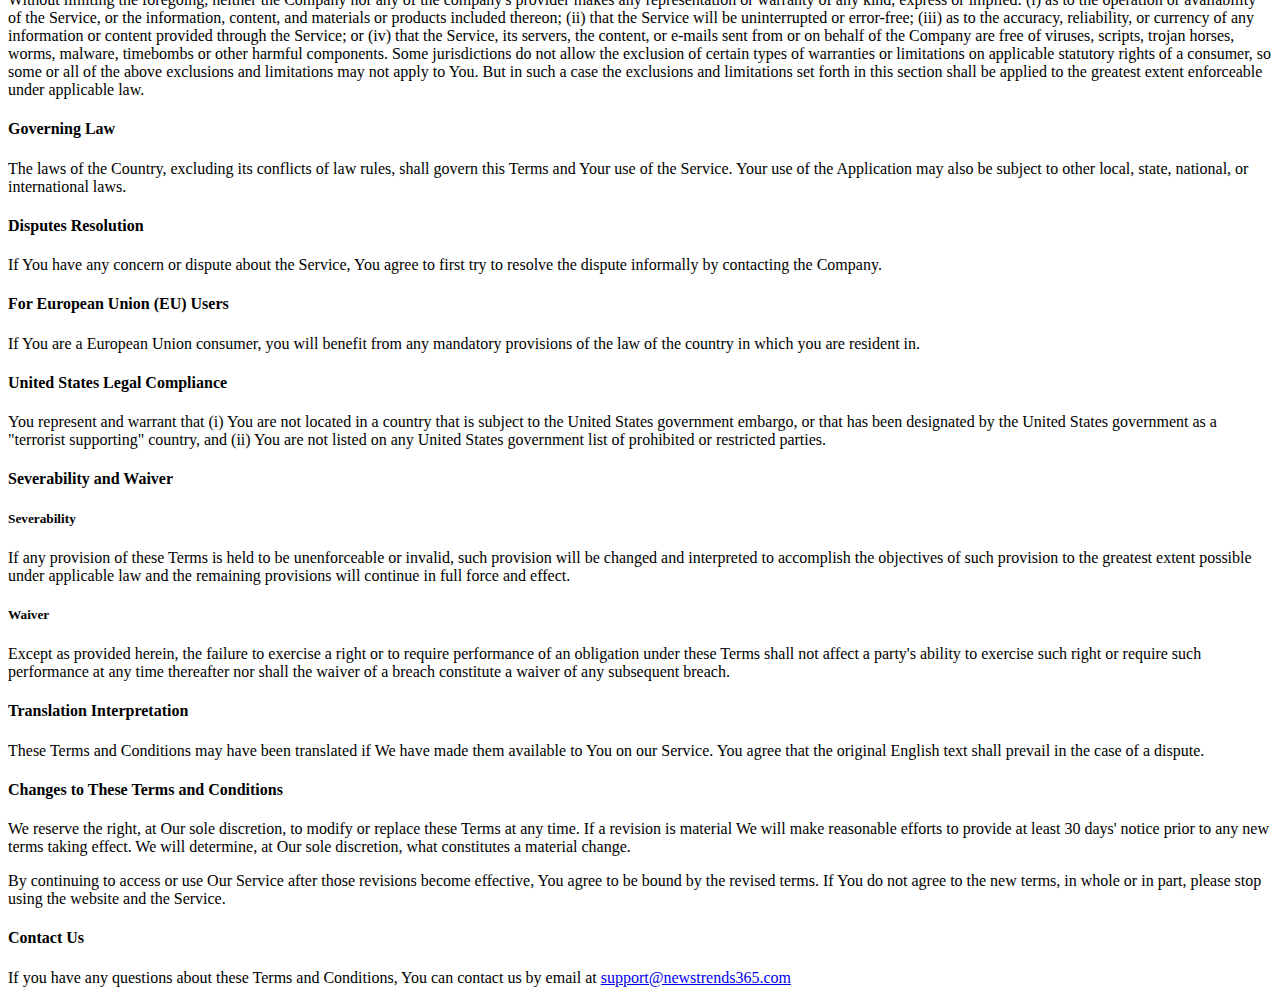
<file: in-4/terms-conditions.html>
<!doctype html>
<html lang="en">
<head>
  <title> Terms and Conditions </title>
  <!-- Required meta tags -->
  <meta charset="utf-8">
  <meta name="viewport" content="width=device-width, initial-scale=1, shrink-to-fit=no">

  <!-- Bootstrap CSS -->
  <link href="https://cdn.jsdelivr.net/npm/bootstrap@5.2.2/dist/css/bootstrap.min.css" rel="stylesheet"
    integrity="sha384-Zenh87qX5JnK2Jl0vWa8Ck2rdkQ2Bzep5IDxbcnCeuOxjzrPF/et3URy9Bv1WTRi" crossorigin="anonymous">

  <style>
    h1 {
      font-size: 40px;
    }

    @media only screen and (max-width: 767px) {
      h1 {
        font-size: 30px;
      }
    }

    li {
      margin-bottom: 7px;
    }

  </style>

</head>


<body>

  <div class="container py-4">
    <div>
      <h1 class="mb-lg-5 mb-4">
        Terms and Conditions
      </h1>
      <p>
        Please read these Terms and Conditions carefully before using Our Service.
      </p>
    </div>

    <h3 class="mb-4"> Definitions and Interpretation </h3>
    <h4> Definitions </h4>
    <p>
      Whenever used in these Terms and Conditions, the following words and terms of which the first letter is capitalized have the
      meanings set out below:
    </p>
    <ul>
      <li>
        <strong>Affiliate</strong> means an entity that controls, is controlled by or is under common control with a party, where
        "control" means
        ownership of 50% or more of the shares, equity interest or other securities entitled to vote for election of directors or
        other managing authority.
      </li>
      <li>
        <strong>Country</strong> refers to the United States of America
      </li>
      <li>
        <strong>Company</strong> (referred to as either "the Company", "We", "Us" or "Our" in this Agreement) refers to
        https://newstrends365.com.
      </li>
      <li>
        <strong>Device</strong> means any device that can access the Service such as a computer, a cellphone or a digital tablet.
      </li>
      <li>
        <strong>Service</strong> refers to the Website.
      </li>
      <li>
        <strong> Terms and Conditions</strong> (also referred as "Terms") mean these Terms and Conditions that form the entire
        agreement between You
        and the Company regarding the use of the Service. This Terms and Conditions agreement has been created with the help of
        the <a href="https://www.privacypolicies.com/terms-conditions-generator/">Terms and Conditions Generator</a>.
      </li>
      <li>
        <strong> Third-party Social Media Service</strong> means any services or content (including data, information, products or
        services)
        provided by a third-party that may be displayed, included or made available by the Service.
      </li>
      <li>
        <strong>Website</strong> refers to https://newstrends365.com, accessible from <a
          href="https://newstrends365.com">https://newstrends365.com</a>
      </li>
      <li>
        <strong>You</strong> means the individual accessing or using the Service, or the company, or other legal entity on behalf
        of which such
        individual is accessing or using the Service, as applicable.
      </li>
    </ul>

    <h4> Interpretation </h4>
    <p>
      The above definitions shall have the same meaning regardless of whether they appear in singular or in plural.
    </p>
    <h4>
      Acknowledgment
    </h4>
    <p>
      These Terms and Conditions govern the use of this Service and form the agreement that operates between You and the Company.
      These Terms and Conditions set out the rights and obligations of all users regarding the use of the Service.
    </p>
    <p>
      Your access to and use of the Service is conditional upon Your acceptance of and compliance with these Terms and Conditions.
      These Terms and Conditions apply to all visitors, users and others who access or use the Service.
    </p>
    <p>
      By accessing or using the Service You agree to be bound by these Terms and Conditions. If You disagree with any part of
      these Terms and Conditions then You may not access the Service.
    </p>
    <p>
      You represent that you are over the age of 18. The Company does not permit those under 18 to use the Service.
    </p>
    <p>
      Your access to and use of the Service is also conditional upon on Your acceptance of and compliance with the Privacy Policy
      of the Company. Our Privacy Policy describes Our policies and procedures on the collection, use and disclosure of Your
      personal information when You use the Application or the Website and tells You about Your privacy rights and how the law
      protects You. Please read Our Privacy Policy carefully before using Our Service.
    </p>
    <h4> Third-Party Websites </h4>
    <p>
      Our Service may contain or reference links to websites or services operated by third parties, which are not under the
      control or ownership of the Company.
    </p>
    <p>
      The Company has no control over, and assumes no responsibility for, the content, privacy policies, or practices of any
      third-party websites or services. You further acknowledge and agree that the Company shall not be responsible or liable,
      directly or indirectly, for any damage or loss caused or alleged to be caused by or in connection with the use of or
      reliance on any such content, goods or services available on or through any such web sites or services.
    </p>
    <p>
      We strongly advise You to read the terms and conditions and privacy policies of any third-party web sites or services that
      You visit.
    </p>
    <h4>
      Termination
    </h4>
    <p>
      We may terminate or suspend Your access to the Service immediately and without prior notice or liability, for any reason
      whatsoever, including without limitation if You breach these Terms and Conditions.
      Upon termination, Your right to use the Service will cease immediately.
    </p>
    <h4>
      Limitation of Liability
    </h4>
    <p>
      otwithstanding any damages that You might incur, the entire liability of the Company and any of its suppliers under any
      provision of this Terms and Your exclusive remedy for all of the foregoing shall be limited to the amount actually paid by
      You through the Service or 100 USD if You haven't purchased anything through the Service.
    </p>
    <p>
      To the maximum extent permitted by applicable law, in no event shall the Company or its suppliers be liable for any special,
      incidental, indirect, or consequential damages whatsoever (including, but not limited to, damages for loss of profits, loss
      of data or other information, for business interruption, for personal injury, loss of privacy arising out of or in any way
      related to the use of or inability to use the Service, third-party software and/or third-party hardware used with the
      Service, or otherwise in connection with any provision of this Terms), even if the Company or any supplier has been advised
      of the possibility of such damages and even if the remedy fails of its essential purpose.
    </p>
    <p>
      Some states do not allow the exclusion of implied warranties or limitation of liability for incidental or consequential
      damages, which means that some of the above limitations may not apply. In these states, each party's liability will be
      limited to the greatest extent permitted by law.
    </p>
    <h4>
      No Warranties: "AS IS" and "AS AVAILABLE" Disclaimer
    </h4>
    <p>
      The Service is provided to You "AS IS" and "AS AVAILABLE" and with all faults and defects without warranty of any kind. To
      the maximum extent permitted under applicable law, the Company, on its own behalf and on behalf of its Affiliates and its
      and their respective licensors and service providers, expressly disclaims all warranties, whether express, implied,
      statutory or otherwise, with respect to the Service, including all implied warranties of merchantability, fitness for a
      particular purpose, title and non-infringement, and warranties that may arise out of course of dealing, course of
      performance, usage or trade practice. Without limitation to the foregoing, the Company provides no warranty or undertaking,
      and makes no representation of any kind that the Service will meet Your requirements, achieve any intended results, be
      compatible or work with any other software, applications, systems or services, operate without interruption, meet any
      performance or reliability standards or be error free or that any errors or defects can or will be corrected.
    </p>
    <p>
      Without limiting the foregoing, neither the Company nor any of the company's provider makes any representation or warranty
      of any kind, express or implied: (i) as to the operation or availability of the Service, or the information, content, and
      materials or products included thereon; (ii) that the Service will be uninterrupted or error-free; (iii) as to the accuracy,
      reliability, or currency of any information or content provided through the Service; or (iv) that the Service, its servers,
      the content, or e-mails sent from or on behalf of the Company are free of viruses, scripts, trojan horses, worms, malware,
      timebombs or other harmful components.
      Some jurisdictions do not allow the exclusion of certain types of warranties or limitations on applicable statutory rights
      of a consumer, so some or all of the above exclusions and limitations may not apply to You. But in such a case the
      exclusions and limitations set forth in this section shall be applied to the greatest extent enforceable under applicable
      law.
    </p>
    <h4> Governing Law </h4>
    <p>
      The laws of the Country, excluding its conflicts of law rules, shall govern this Terms and Your use of the Service. Your use
      of the Application may also be subject to other local, state, national, or international laws.
    </p>
    <h4>
      Disputes Resolution
    </h4>
    <p>
      If You have any concern or dispute about the Service, You agree to first try to resolve the dispute informally by contacting
      the Company.
    </p>
    <h4>
      For European Union (EU) Users
    </h4>
    <p>
      If You are a European Union consumer, you will benefit from any mandatory provisions of the law of the country in which you
      are resident in.
    </p>
    <h4>
      United States Legal Compliance
    </h4>
    <p>
      You represent and warrant that (i) You are not located in a country that is subject to the United States government embargo,
      or that has been designated by the United States government as a "terrorist supporting" country, and (ii) You are not listed
      on any United States government list of prohibited or restricted parties.
    </p>
    <h4>
      Severability and Waiver
    </h4>
    <h5>
      Severability
    </h5>
    <p>
      If any provision of these Terms is held to be unenforceable or invalid, such provision will be changed and interpreted to
      accomplish the objectives of such provision to the greatest extent possible under applicable law and the remaining
      provisions will continue in full force and effect.

    </p>
    <h5>
      Waiver
    </h5>
    <p>
      Except as provided herein, the failure to exercise a right or to require performance of an obligation under these Terms
      shall not affect a party's ability to exercise such right or require such performance at any time thereafter nor shall the
      waiver of a breach constitute a waiver of any subsequent breach.
    </p>
    <h4>
      Translation Interpretation
    </h4>
    <p>
      These Terms and Conditions may have been translated if We have made them available to You on our Service. You agree that the
      original English text shall prevail in the case of a dispute.
    </p>
    <h4>
      Changes to These Terms and Conditions
    </h4>
    <p>
      We reserve the right, at Our sole discretion, to modify or replace these Terms at any time. If a revision is material We
      will make reasonable efforts to provide at least 30 days' notice prior to any new terms taking effect. We will determine, at
      Our sole discretion, what constitutes a material change.
    </p>
    <p>
      By continuing to access or use Our Service after those revisions become effective, You agree to be bound by the revised
      terms. If You do not agree to the new terms, in whole or in part, please stop using the website and the Service.
    </p>
    <h4>
      Contact Us
    </h4>
    <p>
      If you have any questions about these Terms and Conditions, You can contact us by email at <a
        href="mailto:support@newstrends365.com"> support@newstrends365.com</a>
    </p>



  </div><!-- /.container -->


</body>
</html>
</file>
<file: in-2/css/main7404.css>
:root{--blue:#007bff;--indigo:#6610f2;--purple:#6f42c1;--pink:#e83e8c;--red:#dc3545;--orange:#fd7e14;--yellow:#ffc107;--green:#28a745;--teal:#20c997;--cyan:#17a2b8;--white:#fff;--gray:#6c757d;--gray-dark:#343a40;--primary:#007bff;--secondary:#6c757d;--success:#28a745;--info:#17a2b8;--warning:#ffc107;--danger:#dc3545;--light:#f8f9fa;--dark:#343a40;--breakpoint-xs:0;--breakpoint-sm:576px;--breakpoint-md:768px;--breakpoint-lg:992px;--breakpoint-xl:1200px;--font-family-sans-serif:-apple-system,BlinkMacSystemFont,"Segoe UI",Roboto,"Helvetica Neue",Arial,"Noto Sans","Liberation Sans",sans-serif,"Apple Color Emoji","Segoe UI Emoji","Segoe UI Symbol","Noto Color Emoji";--font-family-monospace:SFMono-Regular,Menlo,Monaco,Consolas,"Liberation Mono","Courier New",monospace}*,:after,:before{box-sizing:border-box}html{font-family:sans-serif;line-height:1.15;-webkit-text-size-adjust:100%;-webkit-tap-highlight-color:transparent}article,aside,figcaption,figure,footer,header,hgroup,main,nav,section{display:block}
body{margin:0;font-family:-apple-system,BlinkMacSystemFont,segoe ui,Roboto,helvetica neue,Arial,noto sans,liberation sans,sans-serif,apple color emoji,segoe ui emoji,segoe ui symbol,noto color emoji;font-weight:400;text-align:left;background-color:#fff}[tabindex="-1"]:focus:not(:focus-visible){outline:0 !important}h1,h2,h3,h4,h5,h6{margin-top:0}dl,ol,p,ul{margin-top:0;margin-bottom:1rem}abbr[data-original-title],abbr[title]{text-decoration:underline;text-decoration:underline dotted;cursor:help;border-bottom:0;text-decoration-skip-ink:none}address{margin-bottom:1rem;font-style:normal;line-height:inherit}ol ol,ol ul,ul ol,ul ul{margin-bottom:0}dt{font-weight:700}dd{margin-bottom:.5rem;margin-left:0}blockquote,figure{margin:0 0 1rem}b,strong{font-weight:bolder}sub,sup{position:relative;font-size:75%;line-height:0;vertical-align:baseline}sub{bottom:-.25em}sup{top:-.5em}a:hover{color:#0056b3;text-decoration:underline}a:not([href]):not([class]),a:not([href]):not([class]):hover{color:inherit;text-decoration:none}
code,kbd,pre,samp{font-family:SFMono-Regular,Menlo,Monaco,Consolas,liberation mono,courier new,monospace;font-size:1em}pre{margin-top:0;margin-bottom:1rem;overflow:auto;-ms-overflow-style:scrollbar}img{max-width:100%;height:auto;-ms-interpolation-mode:bicubic;vertical-align:middle;border-style:none}svg{overflow:hidden;vertical-align:middle}table{border-collapse:collapse}caption{padding-top:.75rem;padding-bottom:.75rem;color:#6c757d;text-align:left;caption-side:bottom}th{text-align:inherit;text-align:-webkit-match-parent}label{display:inline-block;margin-bottom:.5rem}button{border-radius:0}button:focus:not(:focus-visible){outline:0}button,input,optgroup,select,textarea{margin:0;font-family:inherit;font-size:inherit;line-height:inherit}button,input{overflow:visible}button,select{text-transform:none}[role=button],[type=button]:not(:disabled),[type=reset]:not(:disabled),[type=submit]:not(:disabled),button:not(:disabled){cursor:pointer}select{word-wrap:normal}[type=button],[type=reset],[type=submit],button{-webkit-appearance:button}
[type=button]::-moz-focus-inner,[type=reset]::-moz-focus-inner,[type=submit]::-moz-focus-inner,button::-moz-focus-inner{padding:0;border-style:none}input[type=checkbox],input[type=radio]{box-sizing:border-box;padding:0}textarea{overflow:auto;resize:vertical}fieldset{min-width:0;padding:0;margin:0;border:0}legend{display:block;width:100%;max-width:100%;padding:0;margin-bottom:.5rem;font-size:1.5rem;line-height:inherit;color:inherit;white-space:normal}progress{vertical-align:baseline}[type=number]::-webkit-inner-spin-button,[type=number]::-webkit-outer-spin-button{height:auto}[type=search]{outline-offset:-2px;-webkit-appearance:none}[type=search]::-webkit-search-decoration{-webkit-appearance:none}::-webkit-file-upload-button{font:inherit;-webkit-appearance:button}output{display:inline-block}summary{display:list-item;cursor:pointer}template{display:none}[hidden]{display:none !important}.h1,.h2,.h3,.h4,.h5,.h6,h1,h2,h3,h4,h5,h6{margin-bottom:.5rem;font-weight:500;line-height:1.2}.h1,h1{font-size:2.5rem}
.h2,h2{font-size:2rem}.h3,h3{font-size:1.75rem}.h4,h4{font-size:1.5rem}.h5,h5{font-size:1.25rem}.h6,h6{font-size:1rem}.lead{font-size:1.25rem;font-weight:300}.display-1{font-size:6rem;font-weight:300;line-height:1.2}.display-2{font-size:5.5rem;font-weight:300;line-height:1.2}.display-3{font-size:4.5rem;font-weight:300;line-height:1.2}.display-4{font-size:3.5rem;font-weight:300;line-height:1.2}hr{box-sizing:content-box;height:0;overflow:visible;margin-top:1rem;margin-bottom:1rem;border:0;border-top:1px solid rgba(0,0,0,.1)}.small,small{font-size:80%;font-weight:400}.mark,mark{padding:.2em;background-color:#fcf8e3}.list-inline,.list-unstyled{padding-left:0;list-style:none}.list-inline-item{display:inline-block}.list-inline-item:not(:last-child){margin-right:.5rem}.initialism{font-size:90%;text-transform:uppercase}.blockquote{margin-bottom:1rem;font-size:1.25rem}.blockquote-footer{display:block;font-size:80%;color:#6c757d}.blockquote-footer:before{content:"\2014\00A0"}.img-fluid{max-width:100%;height:auto}
.img-thumbnail{padding:.25rem;background-color:#fff;border:1px solid #dee2e6;border-radius:.25rem;max-width:100%;height:auto}.figure{display:inline-block}.figure-img{margin-bottom:.5rem;line-height:1}.figure-caption{font-size:90%;color:#6c757d}code{font-size:87.5%;color:#e83e8c;word-wrap:break-word}a>code{color:inherit}kbd{padding:.2rem .4rem;font-size:87.5%;color:#fff;background-color:#212529;border-radius:.2rem}kbd kbd{padding:0;font-size:100%;font-weight:700}pre{display:block;font-size:87.5%;color:#212529}pre code{font-size:inherit;color:inherit;word-break:normal}.pre-scrollable{max-height:340px;overflow-y:scroll}.container,.container-fluid,.container-lg,.container-md,.container-sm,.container-xl{width:100%;padding-right:15px;padding-left:15px;margin-right:auto;margin-left:auto}@media(min-width:576px){.container,.container-sm{max-width:540px}}@media(min-width:768px){.container,.container-md,.container-sm{max-width:720px}}@media(min-width:992px){.container,.container-lg,.container-md,.container-sm{max-width:960px}
}@media(min-width:1200px){.container,.container-lg,.container-md,.container-sm,.container-xl{max-width:1140px}}.row{display:flex;flex-wrap:wrap;margin-right:-15px;margin-left:-15px}.no-gutters{margin-right:0;margin-left:0}.no-gutters>.col,.no-gutters>[class*=col-]{padding-right:0;padding-left:0}.col,.col-1,.col-10,.col-11,.col-12,.col-2,.col-3,.col-4,.col-5,.col-6,.col-7,.col-8,.col-9,.col-auto,.col-lg,.col-lg-1,.col-lg-10,.col-lg-11,.col-lg-12,.col-lg-2,.col-lg-3,.col-lg-4,.col-lg-5,.col-lg-6,.col-lg-7,.col-lg-8,.col-lg-9,.col-lg-auto,.col-md,.col-md-1,.col-md-10,.col-md-11,.col-md-12,.col-md-2,.col-md-3,.col-md-4,.col-md-5,.col-md-6,.col-md-7,.col-md-8,.col-md-9,.col-md-auto,.col-sm,.col-sm-1,.col-sm-10,.col-sm-11,.col-sm-12,.col-sm-2,.col-sm-3,.col-sm-4,.col-sm-5,.col-sm-6,.col-sm-7,.col-sm-8,.col-sm-9,.col-sm-auto,.col-xl,.col-xl-1,.col-xl-10,.col-xl-11,.col-xl-12,.col-xl-2,.col-xl-3,.col-xl-4,.col-xl-5,.col-xl-6,.col-xl-7,.col-xl-8,.col-xl-9,.col-xl-auto{position:relative;width:100%;padding-right:15px;padding-left:15px}
.col{flex-basis:0;flex-grow:1;max-width:100%}.row-cols-1>*{flex:0 0 100%;max-width:100%}.row-cols-2>*{flex:0 0 50%;max-width:50%}.row-cols-3>*{flex:0 0 33.33333%;max-width:33.33333%}.row-cols-4>*{flex:0 0 25%;max-width:25%}.row-cols-5>*{flex:0 0 20%;max-width:20%}.row-cols-6>*{flex:0 0 16.66667%;max-width:16.66667%}.col-auto{flex:0 0 auto;width:auto;max-width:100%}.col-1{flex:0 0 8.33333%;max-width:8.33333%}.col-2{flex:0 0 16.66667%;max-width:16.66667%}.col-3{flex:0 0 25%;max-width:25%}.col-4{flex:0 0 33.33333%;max-width:33.33333%}.col-5{flex:0 0 41.66667%;max-width:41.66667%}.col-6{flex:0 0 50%;max-width:50%}.col-7{flex:0 0 58.33333%;max-width:58.33333%}.col-8{flex:0 0 66.66667%;max-width:66.66667%}.col-9{flex:0 0 75%;max-width:75%}.col-10{flex:0 0 83.33333%;max-width:83.33333%}.col-11{flex:0 0 91.66667%;max-width:91.66667%}.col-12{flex:0 0 100%;max-width:100%}.order-first{order:-1}.order-last{order:13}.order-0{order:0}.order-1{order:1}.order-2{order:2}.order-3{order:3}.order-4{order:4}
.order-5{order:5}.order-6{order:6}.order-7{order:7}.order-8{order:8}.order-9{order:9}.order-10{order:10}.order-11{order:11}.order-12{order:12}.offset-1{margin-left:8.33333%}.offset-2{margin-left:16.66667%}.offset-3{margin-left:25%}.offset-4{margin-left:33.33333%}.offset-5{margin-left:41.66667%}.offset-6{margin-left:50%}.offset-7{margin-left:58.33333%}.offset-8{margin-left:66.66667%}.offset-9{margin-left:75%}.offset-10{margin-left:83.33333%}.offset-11{margin-left:91.66667%}@media(min-width:576px){.col-sm{flex-basis:0;flex-grow:1;max-width:100%}.row-cols-sm-1>*{flex:0 0 100%;max-width:100%}.row-cols-sm-2>*{flex:0 0 50%;max-width:50%}.row-cols-sm-3>*{flex:0 0 33.33333%;max-width:33.33333%}.row-cols-sm-4>*{flex:0 0 25%;max-width:25%}.row-cols-sm-5>*{flex:0 0 20%;max-width:20%}.row-cols-sm-6>*{flex:0 0 16.66667%;max-width:16.66667%}.col-sm-auto{flex:0 0 auto;width:auto;max-width:100%}.col-sm-1{flex:0 0 8.33333%;max-width:8.33333%}.col-sm-2{flex:0 0 16.66667%;max-width:16.66667%}.col-sm-3{flex:0 0 25%;max-width:25%}
.col-sm-4{flex:0 0 33.33333%;max-width:33.33333%}.col-sm-5{flex:0 0 41.66667%;max-width:41.66667%}.col-sm-6{flex:0 0 50%;max-width:50%}.col-sm-7{flex:0 0 58.33333%;max-width:58.33333%}.col-sm-8{flex:0 0 66.66667%;max-width:66.66667%}.col-sm-9{flex:0 0 75%;max-width:75%}.col-sm-10{flex:0 0 83.33333%;max-width:83.33333%}.col-sm-11{flex:0 0 91.66667%;max-width:91.66667%}.col-sm-12{flex:0 0 100%;max-width:100%}.order-sm-first{order:-1}.order-sm-last{order:13}.order-sm-0{order:0}.order-sm-1{order:1}.order-sm-2{order:2}.order-sm-3{order:3}.order-sm-4{order:4}.order-sm-5{order:5}.order-sm-6{order:6}.order-sm-7{order:7}.order-sm-8{order:8}.order-sm-9{order:9}.order-sm-10{order:10}.order-sm-11{order:11}.order-sm-12{order:12}.offset-sm-0{margin-left:0}.offset-sm-1{margin-left:8.33333%}.offset-sm-2{margin-left:16.66667%}.offset-sm-3{margin-left:25%}.offset-sm-4{margin-left:33.33333%}.offset-sm-5{margin-left:41.66667%}.offset-sm-6{margin-left:50%}.offset-sm-7{margin-left:58.33333%}.offset-sm-8{margin-left:66.66667%}
.offset-sm-9{margin-left:75%}.offset-sm-10{margin-left:83.33333%}.offset-sm-11{margin-left:91.66667%}}@media(min-width:768px){.col-md{flex-basis:0;flex-grow:1;max-width:100%}.row-cols-md-1>*{flex:0 0 100%;max-width:100%}.row-cols-md-2>*{flex:0 0 50%;max-width:50%}.row-cols-md-3>*{flex:0 0 33.33333%;max-width:33.33333%}.row-cols-md-4>*{flex:0 0 25%;max-width:25%}.row-cols-md-5>*{flex:0 0 20%;max-width:20%}.row-cols-md-6>*{flex:0 0 16.66667%;max-width:16.66667%}.col-md-auto{flex:0 0 auto;width:auto;max-width:100%}.col-md-1{flex:0 0 8.33333%;max-width:8.33333%}.col-md-2{flex:0 0 16.66667%;max-width:16.66667%}.col-md-3{flex:0 0 25%;max-width:25%}.col-md-4{flex:0 0 33.33333%;max-width:33.33333%}.col-md-5{flex:0 0 41.66667%;max-width:41.66667%}.col-md-6{flex:0 0 50%;max-width:50%}.col-md-7{flex:0 0 58.33333%;max-width:58.33333%}.col-md-8{flex:0 0 66.66667%;max-width:66.66667%}.col-md-9{flex:0 0 75%;max-width:75%}.col-md-10{flex:0 0 83.33333%;max-width:83.33333%}.col-md-11{flex:0 0 91.66667%;max-width:91.66667%}
.col-md-12{flex:0 0 100%;max-width:100%}.order-md-first{order:-1}.order-md-last{order:13}.order-md-0{order:0}.order-md-1{order:1}.order-md-2{order:2}.order-md-3{order:3}.order-md-4{order:4}.order-md-5{order:5}.order-md-6{order:6}.order-md-7{order:7}.order-md-8{order:8}.order-md-9{order:9}.order-md-10{order:10}.order-md-11{order:11}.order-md-12{order:12}.offset-md-0{margin-left:0}.offset-md-1{margin-left:8.33333%}.offset-md-2{margin-left:16.66667%}.offset-md-3{margin-left:25%}.offset-md-4{margin-left:33.33333%}.offset-md-5{margin-left:41.66667%}.offset-md-6{margin-left:50%}.offset-md-7{margin-left:58.33333%}.offset-md-8{margin-left:66.66667%}.offset-md-9{margin-left:75%}.offset-md-10{margin-left:83.33333%}.offset-md-11{margin-left:91.66667%}}@media(min-width:992px){.col-lg{flex-basis:0;flex-grow:1;max-width:100%}.row-cols-lg-1>*{flex:0 0 100%;max-width:100%}.row-cols-lg-2>*{flex:0 0 50%;max-width:50%}.row-cols-lg-3>*{flex:0 0 33.33333%;max-width:33.33333%}.row-cols-lg-4>*{flex:0 0 25%;max-width:25%}
.row-cols-lg-5>*{flex:0 0 20%;max-width:20%}.row-cols-lg-6>*{flex:0 0 16.66667%;max-width:16.66667%}.col-lg-auto{flex:0 0 auto;width:auto;max-width:100%}.col-lg-1{flex:0 0 8.33333%;max-width:8.33333%}.col-lg-2{flex:0 0 16.66667%;max-width:16.66667%}.col-lg-3{flex:0 0 25%;max-width:25%}.col-lg-4{flex:0 0 33.33333%;max-width:33.33333%}.col-lg-5{flex:0 0 41.66667%;max-width:41.66667%}.col-lg-6{flex:0 0 50%;max-width:50%}.col-lg-7{flex:0 0 58.33333%;max-width:58.33333%}.col-lg-8{flex:0 0 66.66667%;max-width:66.66667%}.col-lg-9{flex:0 0 75%;max-width:75%}.col-lg-10{flex:0 0 83.33333%;max-width:83.33333%}.col-lg-11{flex:0 0 91.66667%;max-width:91.66667%}.col-lg-12{flex:0 0 100%;max-width:100%}.order-lg-first{order:-1}.order-lg-last{order:13}.order-lg-0{order:0}.order-lg-1{order:1}.order-lg-2{order:2}.order-lg-3{order:3}.order-lg-4{order:4}.order-lg-5{order:5}.order-lg-6{order:6}.order-lg-7{order:7}.order-lg-8{order:8}.order-lg-9{order:9}.order-lg-10{order:10}.order-lg-11{order:11}.order-lg-12{order:12}
.offset-lg-0{margin-left:0}.offset-lg-1{margin-left:8.33333%}.offset-lg-2{margin-left:16.66667%}.offset-lg-3{margin-left:25%}.offset-lg-4{margin-left:33.33333%}.offset-lg-5{margin-left:41.66667%}.offset-lg-6{margin-left:50%}.offset-lg-7{margin-left:58.33333%}.offset-lg-8{margin-left:66.66667%}.offset-lg-9{margin-left:75%}.offset-lg-10{margin-left:83.33333%}.offset-lg-11{margin-left:91.66667%}}@media(min-width:1200px){.col-xl{flex-basis:0;flex-grow:1;max-width:100%}.row-cols-xl-1>*{flex:0 0 100%;max-width:100%}.row-cols-xl-2>*{flex:0 0 50%;max-width:50%}.row-cols-xl-3>*{flex:0 0 33.33333%;max-width:33.33333%}.row-cols-xl-4>*{flex:0 0 25%;max-width:25%}.row-cols-xl-5>*{flex:0 0 20%;max-width:20%}.row-cols-xl-6>*{flex:0 0 16.66667%;max-width:16.66667%}.col-xl-auto{flex:0 0 auto;width:auto;max-width:100%}.col-xl-1{flex:0 0 8.33333%;max-width:8.33333%}.col-xl-2{flex:0 0 16.66667%;max-width:16.66667%}.col-xl-3{flex:0 0 25%;max-width:25%}.col-xl-4{flex:0 0 33.33333%;max-width:33.33333%}.col-xl-5{flex:0 0 41.66667%;max-width:41.66667%}
.col-xl-6{flex:0 0 50%;max-width:50%}.col-xl-7{flex:0 0 58.33333%;max-width:58.33333%}.col-xl-8{flex:0 0 66.66667%;max-width:66.66667%}.col-xl-9{flex:0 0 75%;max-width:75%}.col-xl-10{flex:0 0 83.33333%;max-width:83.33333%}.col-xl-11{flex:0 0 91.66667%;max-width:91.66667%}.col-xl-12{flex:0 0 100%;max-width:100%}.order-xl-first{order:-1}.order-xl-last{order:13}.order-xl-0{order:0}.order-xl-1{order:1}.order-xl-2{order:2}.order-xl-3{order:3}.order-xl-4{order:4}.order-xl-5{order:5}.order-xl-6{order:6}.order-xl-7{order:7}.order-xl-8{order:8}.order-xl-9{order:9}.order-xl-10{order:10}.order-xl-11{order:11}.order-xl-12{order:12}.offset-xl-0{margin-left:0}.offset-xl-1{margin-left:8.33333%}.offset-xl-2{margin-left:16.66667%}.offset-xl-3{margin-left:25%}.offset-xl-4{margin-left:33.33333%}.offset-xl-5{margin-left:41.66667%}.offset-xl-6{margin-left:50%}.offset-xl-7{margin-left:58.33333%}.offset-xl-8{margin-left:66.66667%}.offset-xl-9{margin-left:75%}.offset-xl-10{margin-left:83.33333%}.offset-xl-11{margin-left:91.66667%}
}.table{width:100%;margin-bottom:1rem;color:#212529}.table td,.table th{padding:.75rem;vertical-align:top;border-top:1px solid #dee2e6}.table thead th{vertical-align:bottom;border-bottom:2px solid #dee2e6}.table tbody+tbody{border-top:2px solid #dee2e6}.table-sm td,.table-sm th{padding:.3rem}.table-bordered,.table-bordered td,.table-bordered th{border:1px solid #dee2e6}.table-bordered thead td,.table-bordered thead th{border-bottom-width:2px}.table-borderless tbody+tbody,.table-borderless td,.table-borderless th,.table-borderless thead th{border:0}.table-striped tbody tr:nth-of-type(odd){background-color:rgba(0,0,0,.05)}.table-hover tbody tr:hover{color:#212529;background-color:rgba(0,0,0,.075)}.table-primary,.table-primary>td,.table-primary>th{background-color:#b8daff}.table-primary tbody+tbody,.table-primary td,.table-primary th,.table-primary thead th{border-color:#7abaff}.table-hover .table-primary:hover,.table-hover .table-primary:hover>td,.table-hover .table-primary:hover>th{background-color:#9fcdff}
.table-secondary,.table-secondary>td,.table-secondary>th{background-color:#d6d8db}.table-secondary tbody+tbody,.table-secondary td,.table-secondary th,.table-secondary thead th{border-color:#b3b7bb}.table-hover .table-secondary:hover,.table-hover .table-secondary:hover>td,.table-hover .table-secondary:hover>th{background-color:#c8cbcf}.table-success,.table-success>td,.table-success>th{background-color:#c3e6cb}.table-success tbody+tbody,.table-success td,.table-success th,.table-success thead th{border-color:#8fd19e}.table-hover .table-success:hover,.table-hover .table-success:hover>td,.table-hover .table-success:hover>th{background-color:#b1dfbb}.table-info,.table-info>td,.table-info>th{background-color:#bee5eb}.table-info tbody+tbody,.table-info td,.table-info th,.table-info thead th{border-color:#86cfda}.table-hover .table-info:hover,.table-hover .table-info:hover>td,.table-hover .table-info:hover>th{background-color:#abdde5}.table-warning,.table-warning>td,.table-warning>th{background-color:#ffeeba}
.table-warning tbody+tbody,.table-warning td,.table-warning th,.table-warning thead th{border-color:#ffdf7e}.table-hover .table-warning:hover,.table-hover .table-warning:hover>td,.table-hover .table-warning:hover>th{background-color:#ffe8a1}.table-danger,.table-danger>td,.table-danger>th{background-color:#f5c6cb}.table-danger tbody+tbody,.table-danger td,.table-danger th,.table-danger thead th{border-color:#ed969e}.table-hover .table-danger:hover,.table-hover .table-danger:hover>td,.table-hover .table-danger:hover>th{background-color:#f1b0b7}.table-light,.table-light>td,.table-light>th{background-color:#fdfdfe}.table-light tbody+tbody,.table-light td,.table-light th,.table-light thead th{border-color:#fbfcfc}.table-hover .table-light:hover,.table-hover .table-light:hover>td,.table-hover .table-light:hover>th{background-color:#ececf6}.table-dark,.table-dark>td,.table-dark>th{background-color:#c6c8ca}.table-dark tbody+tbody,.table-dark td,.table-dark th,.table-dark thead th{border-color:#95999c}
.table-hover .table-dark:hover,.table-hover .table-dark:hover>td,.table-hover .table-dark:hover>th{background-color:#b9bbbe}.table-active,.table-active>td,.table-active>th,.table-hover .table-active:hover,.table-hover .table-active:hover>td,.table-hover .table-active:hover>th{background-color:rgba(0,0,0,.075)}.table .thead-dark th{color:#fff;background-color:#343a40;border-color:#454d55}.table .thead-light th{color:#495057;background-color:#e9ecef;border-color:#dee2e6}.table-dark{color:#fff;background-color:#343a40}.table-dark td,.table-dark th,.table-dark thead th{border-color:#454d55}.table-dark.table-bordered{border:0}.table-dark.table-striped tbody tr:nth-of-type(odd){background-color:rgba(255,255,255,.05)}.table-dark.table-hover tbody tr:hover{color:#fff;background-color:rgba(255,255,255,.075)}@media(max-width:575.98px){.table-responsive-sm{display:block;width:100%;overflow-x:auto;-webkit-overflow-scrolling:touch}.table-responsive-sm>.table-bordered{border:0}}@media(max-width:767.98px){.table-responsive-md{display:block;width:100%;overflow-x:auto;-webkit-overflow-scrolling:touch}
.table-responsive-md>.table-bordered{border:0}}@media(max-width:991.98px){.table-responsive-lg{display:block;width:100%;overflow-x:auto;-webkit-overflow-scrolling:touch}.table-responsive-lg>.table-bordered{border:0}}@media(max-width:1199.98px){.table-responsive-xl{display:block;width:100%;overflow-x:auto;-webkit-overflow-scrolling:touch}.table-responsive-xl>.table-bordered{border:0}}.table-responsive{display:block;width:100%;overflow-x:auto;-webkit-overflow-scrolling:touch}.table-responsive>.table-bordered{border:0}.form-control{display:block;width:100%;height:calc(1.5em + .75rem + 2px);padding:.375rem .75rem;font-size:1rem;font-weight:400;line-height:1.5;color:#495057;background-color:#fff;background-clip:padding-box;border:1px solid #ced4da;border-radius:.25rem;transition:border-color .15s ease-in-out,box-shadow .15s ease-in-out}@media(prefers-reduced-motion:reduce){.form-control{transition:none}}.form-control::-ms-expand{background-color:transparent;border:0}.form-control:-moz-focusring{color:transparent;text-shadow:0 0 0 #495057}
.form-control:focus{color:#495057;background-color:#fff;border-color:#80bdff;outline:0;box-shadow:0 0 0 .2rem rgba(0,123,255,.25)}.form-control::placeholder{color:#6c757d;opacity:1}.form-control:disabled,.form-control[readonly]{background-color:#e9ecef;opacity:1}input[type=date].form-control,input[type=datetime-local].form-control,input[type=month].form-control,input[type=time].form-control{appearance:none}select.form-control:focus::-ms-value{color:#495057;background-color:#fff}.form-control-file,.form-control-range{display:block;width:100%}.col-form-label{padding-top:calc(.375rem + 1px);padding-bottom:calc(.375rem + 1px);margin-bottom:0;font-size:inherit;line-height:1.5}.col-form-label-lg{padding-top:calc(.5rem + 1px);padding-bottom:calc(.5rem + 1px);font-size:1.25rem;line-height:1.5}.col-form-label-sm{padding-top:calc(.25rem + 1px);padding-bottom:calc(.25rem + 1px);font-size:.875rem;line-height:1.5}.form-control-plaintext{display:block;width:100%;padding:.375rem 0;margin-bottom:0;font-size:1rem;line-height:1.5;color:#212529;background-color:transparent;border:solid transparent;border-width:1px 0}
.form-control-plaintext.form-control-lg,.form-control-plaintext.form-control-sm{padding-right:0;padding-left:0}.form-control-sm{height:calc(1.5em + .5rem + 2px);padding:.25rem .5rem;font-size:.875rem;line-height:1.5;border-radius:.2rem}.form-control-lg{height:calc(1.5em + 1rem + 2px);padding:.5rem 1rem;font-size:1.25rem;line-height:1.5;border-radius:.3rem}select.form-control[multiple],select.form-control[size],textarea.form-control{height:auto}.form-group{margin-bottom:1rem}.form-text{display:block;margin-top:.25rem}.form-row{display:flex;flex-wrap:wrap;margin-right:-5px;margin-left:-5px}.form-row>.col,.form-row>[class*=col-]{padding-right:5px;padding-left:5px}.form-check{position:relative;display:block;padding-left:1.25rem}.form-check-input{position:absolute;margin-top:.3rem;margin-left:-1.25rem}.form-check-input:disabled~.form-check-label,.form-check-input[disabled]~.form-check-label{color:#6c757d}.form-check-label{margin-bottom:0}.form-check-inline{display:inline-flex;align-items:center;padding-left:0;margin-right:.75rem}
.form-check-inline .form-check-input{position:static;margin-top:0;margin-right:.3125rem;margin-left:0}.valid-feedback{display:none;width:100%;margin-top:.25rem;font-size:80%;color:#28a745}.valid-tooltip{position:absolute;top:100%;left:0;z-index:5;display:none;max-width:100%;padding:.25rem .5rem;margin-top:.1rem;font-size:.875rem;line-height:1.5;color:#fff;background-color:rgba(40,167,69,.9);border-radius:.25rem}.form-row>.col>.valid-tooltip,.form-row>[class*=col-]>.valid-tooltip{left:5px}.is-valid~.valid-feedback,.is-valid~.valid-tooltip,.was-validated :valid~.valid-feedback,.was-validated :valid~.valid-tooltip{display:block}.form-control.is-valid,.was-validated .form-control:valid{border-color:#28a745;padding-right:calc(1.5em + .75rem);background-image:url([data-uri]);background-repeat:no-repeat;background-position:right calc(.375em + .1875rem) center;background-size:calc(.75em + .375rem) calc(.75em + .375rem)}.form-control.is-valid:focus,.was-validated .form-control:valid:focus{border-color:#28a745;box-shadow:0 0 0 .2rem rgba(40,167,69,.25)}
.was-validated textarea.form-control:valid,textarea.form-control.is-valid{padding-right:calc(1.5em + .75rem);background-position:top calc(.375em + .1875rem) right calc(.375em + .1875rem)}.custom-select.is-valid,.was-validated .custom-select:valid{border-color:#28a745;padding-right:calc(.75em + 2.3125rem);background:url("data:image/svg+xml,%3csvg xmlns='http://www.w3.org/2000/svg' width='4' height='5' viewBox='0 0 4 5'%3e%3cpath fill='%23343a40' d='M2 0L0 2h4zm0 5L0 3h4z'/%3e%3c/svg%3e") right .75rem center/8px 10px no-repeat,url("data:image/svg+xml,%3csvg xmlns='http://www.w3.org/2000/svg' width='8' height='8' viewBox='0 0 8 8'%3e%3cpath fill='%2328a745' d='M2.3 6.73L.6 4.53c-.4-1.04.46-1.4 1.1-.8l1.1 1.4 3.4-3.8c.6-.63 1.6-.27 1.2.7l-4 4.6c-.43.5-.8.4-1.1.1z'/%3e%3c/svg%3e") center right 1.75rem/calc(.75em + .375rem) calc(.75em + .375rem) no-repeat #fff}.custom-select.is-valid:focus,.was-validated .custom-select:valid:focus{border-color:#28a745;box-shadow:0 0 0 .2rem rgba(40,167,69,.25)}.form-check-input.is-valid~.form-check-label,.was-validated .form-check-input:valid~.form-check-label{color:#28a745}.form-check-input.is-valid~.valid-feedback,.form-check-input.is-valid~.valid-tooltip,.was-validated .form-check-input:valid~.valid-feedback,.was-validated .form-check-input:valid~.valid-tooltip{display:block}.custom-control-input.is-valid~.custom-control-label,.was-validated .custom-control-input:valid~.custom-control-label{color:#28a745}
.custom-control-input.is-valid~.custom-control-label:before,.was-validated .custom-control-input:valid~.custom-control-label:before{border-color:#28a745}.custom-control-input.is-valid:checked~.custom-control-label:before,.was-validated .custom-control-input:valid:checked~.custom-control-label:before{border-color:#34ce57;background-color:#34ce57}.custom-control-input.is-valid:focus~.custom-control-label:before,.was-validated .custom-control-input:valid:focus~.custom-control-label:before{box-shadow:0 0 0 .2rem rgba(40,167,69,.25)}.custom-control-input.is-valid:focus:not(:checked)~.custom-control-label:before,.was-validated .custom-control-input:valid:focus:not(:checked)~.custom-control-label:before{border-color:#28a745}.custom-file-input.is-valid~.custom-file-label,.was-validated .custom-file-input:valid~.custom-file-label{border-color:#28a745}.custom-file-input.is-valid:focus~.custom-file-label,.was-validated .custom-file-input:valid:focus~.custom-file-label{border-color:#28a745;box-shadow:0 0 0 .2rem rgba(40,167,69,.25)}
.invalid-feedback{display:none;width:100%;margin-top:.25rem;font-size:80%;color:#dc3545}.invalid-tooltip{position:absolute;top:100%;left:0;z-index:5;display:none;max-width:100%;padding:.25rem .5rem;margin-top:.1rem;font-size:.875rem;line-height:1.5;color:#fff;background-color:rgba(220,53,69,.9);border-radius:.25rem}.form-row>.col>.invalid-tooltip,.form-row>[class*=col-]>.invalid-tooltip{left:5px}.is-invalid~.invalid-feedback,.is-invalid~.invalid-tooltip,.was-validated :invalid~.invalid-feedback,.was-validated :invalid~.invalid-tooltip{display:block}.form-control.is-invalid,.was-validated .form-control:invalid{border-color:#dc3545;padding-right:calc(1.5em + .75rem);background-image:url([data-uri]);background-repeat:no-repeat;background-position:right calc(.375em + .1875rem) center;background-size:calc(.75em + .375rem) calc(.75em + .375rem)}.form-control.is-invalid:focus,.was-validated .form-control:invalid:focus{border-color:#dc3545;box-shadow:0 0 0 .2rem rgba(220,53,69,.25)}.was-validated textarea.form-control:invalid,textarea.form-control.is-invalid{padding-right:calc(1.5em + .75rem);background-position:top calc(.375em + .1875rem) right calc(.375em + .1875rem)}
.custom-select.is-invalid,.was-validated .custom-select:invalid{border-color:#dc3545;padding-right:calc(.75em + 2.3125rem);background:url("data:image/svg+xml,%3csvg xmlns='http://www.w3.org/2000/svg' width='4' height='5' viewBox='0 0 4 5'%3e%3cpath fill='%23343a40' d='M2 0L0 2h4zm0 5L0 3h4z'/%3e%3c/svg%3e") right .75rem center/8px 10px no-repeat,url("data:image/svg+xml,%3csvg xmlns='http://www.w3.org/2000/svg' width='12' height='12' fill='none' stroke='%23dc3545' viewBox='0 0 12 12'%3e%3ccircle cx='6' cy='6' r='4.5'/%3e%3cpath stroke-linejoin='round' d='M5.8 3.6h.4L6 6.5z'/%3e%3ccircle cx='6' cy='8.2' r='.6' fill='%23dc3545' stroke='none'/%3e%3c/svg%3e") center right 1.75rem/calc(.75em + .375rem) calc(.75em + .375rem) no-repeat #fff}.custom-select.is-invalid:focus,.was-validated .custom-select:invalid:focus{border-color:#dc3545;box-shadow:0 0 0 .2rem rgba(220,53,69,.25)}.form-check-input.is-invalid~.form-check-label,.was-validated .form-check-input:invalid~.form-check-label{color:#dc3545}.form-check-input.is-invalid~.invalid-feedback,.form-check-input.is-invalid~.invalid-tooltip,.was-validated .form-check-input:invalid~.invalid-feedback,.was-validated .form-check-input:invalid~.invalid-tooltip{display:block}.custom-control-input.is-invalid~.custom-control-label,.was-validated .custom-control-input:invalid~.custom-control-label{color:#dc3545}.custom-control-input.is-invalid~.custom-control-label:before,.was-validated .custom-control-input:invalid~.custom-control-label:before{border-color:#dc3545}
.custom-control-input.is-invalid:checked~.custom-control-label:before,.was-validated .custom-control-input:invalid:checked~.custom-control-label:before{border-color:#e4606d;background-color:#e4606d}.custom-control-input.is-invalid:focus~.custom-control-label:before,.was-validated .custom-control-input:invalid:focus~.custom-control-label:before{box-shadow:0 0 0 .2rem rgba(220,53,69,.25)}.custom-control-input.is-invalid:focus:not(:checked)~.custom-control-label:before,.was-validated .custom-control-input:invalid:focus:not(:checked)~.custom-control-label:before{border-color:#dc3545}.custom-file-input.is-invalid~.custom-file-label,.was-validated .custom-file-input:invalid~.custom-file-label{border-color:#dc3545}.custom-file-input.is-invalid:focus~.custom-file-label,.was-validated .custom-file-input:invalid:focus~.custom-file-label{border-color:#dc3545;box-shadow:0 0 0 .2rem rgba(220,53,69,.25)}.form-inline{display:flex;flex-flow:row wrap;align-items:center}.form-inline .form-check{width:100%}
@media(min-width:576px){.form-inline label{display:flex;align-items:center;justify-content:center;margin-bottom:0}.form-inline .form-group{display:flex;flex:0 0 auto;flex-flow:row wrap;align-items:center;margin-bottom:0}.form-inline .form-control{display:inline-block;width:auto;vertical-align:middle}.form-inline .form-control-plaintext{display:inline-block}.form-inline .custom-select,.form-inline .input-group{width:auto}.form-inline .form-check{display:flex;align-items:center;justify-content:center;width:auto;padding-left:0}.form-inline .form-check-input{position:relative;flex-shrink:0;margin-top:0;margin-right:.25rem;margin-left:0}.form-inline .custom-control{align-items:center;justify-content:center}.form-inline .custom-control-label{margin-bottom:0}}.btn{display:inline-block;font-weight:400;color:#212529;text-align:center;vertical-align:middle;user-select:none;background-color:transparent;border:1px solid transparent;padding:.375rem .75rem;font-size:1rem;line-height:1.5;border-radius:.25rem;transition:color .15s ease-in-out,background-color .15s ease-in-out,border-color .15s ease-in-out,box-shadow .15s ease-in-out}
@media(prefers-reduced-motion:reduce){.btn{transition:none}}.btn:hover{color:#212529;text-decoration:none}.btn.focus,.btn:focus{outline:0;box-shadow:0 0 0 .2rem rgba(0,123,255,.25)}.btn.disabled,.btn:disabled{opacity:.65}.btn:not(:disabled):not(.disabled){cursor:pointer}a.btn.disabled,fieldset:disabled a.btn{pointer-events:none}.btn-primary{color:#fff;background-color:#007bff;border-color:#007bff}.btn-primary:hover{color:#fff;background-color:#0069d9;border-color:#0062cc}.btn-primary.focus,.btn-primary:focus{color:#fff;background-color:#0069d9;border-color:#0062cc;box-shadow:0 0 0 .2rem rgba(38,143,255,.5)}.btn-primary.disabled,.btn-primary:disabled{color:#fff;background-color:#007bff;border-color:#007bff}.btn-primary:not(:disabled):not(.disabled).active,.btn-primary:not(:disabled):not(.disabled):active,.show>.btn-primary.dropdown-toggle{color:#fff;background-color:#0062cc;border-color:#005cbf}.btn-primary:not(:disabled):not(.disabled).active:focus,.btn-primary:not(:disabled):not(.disabled):active:focus,.show>.btn-primary.dropdown-toggle:focus{box-shadow:0 0 0 .2rem rgba(38,143,255,.5)}
.btn-secondary{color:#fff;background-color:#6c757d;border-color:#6c757d}.btn-secondary:hover{color:#fff;background-color:#5a6268;border-color:#545b62}.btn-secondary.focus,.btn-secondary:focus{color:#fff;background-color:#5a6268;border-color:#545b62;box-shadow:0 0 0 .2rem rgba(130,138,145,.5)}.btn-secondary.disabled,.btn-secondary:disabled{color:#fff;background-color:#6c757d;border-color:#6c757d}.btn-secondary:not(:disabled):not(.disabled).active,.btn-secondary:not(:disabled):not(.disabled):active,.show>.btn-secondary.dropdown-toggle{color:#fff;background-color:#545b62;border-color:#4e555b}.btn-secondary:not(:disabled):not(.disabled).active:focus,.btn-secondary:not(:disabled):not(.disabled):active:focus,.show>.btn-secondary.dropdown-toggle:focus{box-shadow:0 0 0 .2rem rgba(130,138,145,.5)}.btn-success{color:#fff;background-color:#28a745;border-color:#28a745}.btn-success:hover{color:#fff;background-color:#218838;border-color:#1e7e34}.btn-success.focus,.btn-success:focus{color:#fff;background-color:#218838;border-color:#1e7e34;box-shadow:0 0 0 .2rem rgba(72,180,97,.5)}
.btn-success.disabled,.btn-success:disabled{color:#fff;background-color:#28a745;border-color:#28a745}.btn-success:not(:disabled):not(.disabled).active,.btn-success:not(:disabled):not(.disabled):active,.show>.btn-success.dropdown-toggle{color:#fff;background-color:#1e7e34;border-color:#1c7430}.btn-success:not(:disabled):not(.disabled).active:focus,.btn-success:not(:disabled):not(.disabled):active:focus,.show>.btn-success.dropdown-toggle:focus{box-shadow:0 0 0 .2rem rgba(72,180,97,.5)}.btn-info{color:#fff;background-color:#17a2b8;border-color:#17a2b8}.btn-info:hover{color:#fff;background-color:#138496;border-color:#117a8b}.btn-info.focus,.btn-info:focus{color:#fff;background-color:#138496;border-color:#117a8b;box-shadow:0 0 0 .2rem rgba(58,176,195,.5)}.btn-info.disabled,.btn-info:disabled{color:#fff;background-color:#17a2b8;border-color:#17a2b8}.btn-info:not(:disabled):not(.disabled).active,.btn-info:not(:disabled):not(.disabled):active,.show>.btn-info.dropdown-toggle{color:#fff;background-color:#117a8b;border-color:#10707f}
.btn-info:not(:disabled):not(.disabled).active:focus,.btn-info:not(:disabled):not(.disabled):active:focus,.show>.btn-info.dropdown-toggle:focus{box-shadow:0 0 0 .2rem rgba(58,176,195,.5)}.btn-warning{color:#212529;background-color:#ffc107;border-color:#ffc107}.btn-warning:hover{color:#212529;background-color:#e0a800;border-color:#d39e00}.btn-warning.focus,.btn-warning:focus{color:#212529;background-color:#e0a800;border-color:#d39e00;box-shadow:0 0 0 .2rem rgba(222,170,12,.5)}.btn-warning.disabled,.btn-warning:disabled{color:#212529;background-color:#ffc107;border-color:#ffc107}.btn-warning:not(:disabled):not(.disabled).active,.btn-warning:not(:disabled):not(.disabled):active,.show>.btn-warning.dropdown-toggle{color:#212529;background-color:#d39e00;border-color:#c69500}.btn-warning:not(:disabled):not(.disabled).active:focus,.btn-warning:not(:disabled):not(.disabled):active:focus,.show>.btn-warning.dropdown-toggle:focus{box-shadow:0 0 0 .2rem rgba(222,170,12,.5)}.btn-danger{color:#fff;background-color:#dc3545;border-color:#dc3545}
.btn-danger:hover{color:#fff;background-color:#c82333;border-color:#bd2130}.btn-danger.focus,.btn-danger:focus{color:#fff;background-color:#c82333;border-color:#bd2130;box-shadow:0 0 0 .2rem rgba(225,83,97,.5)}.btn-danger.disabled,.btn-danger:disabled{color:#fff;background-color:#dc3545;border-color:#dc3545}.btn-danger:not(:disabled):not(.disabled).active,.btn-danger:not(:disabled):not(.disabled):active,.show>.btn-danger.dropdown-toggle{color:#fff;background-color:#bd2130;border-color:#b21f2d}.btn-danger:not(:disabled):not(.disabled).active:focus,.btn-danger:not(:disabled):not(.disabled):active:focus,.show>.btn-danger.dropdown-toggle:focus{box-shadow:0 0 0 .2rem rgba(225,83,97,.5)}.btn-light{color:#212529;background-color:#f8f9fa;border-color:#f8f9fa}.btn-light:hover{color:#212529;background-color:#e2e6ea;border-color:#dae0e5}.btn-light.focus,.btn-light:focus{color:#212529;background-color:#e2e6ea;border-color:#dae0e5;box-shadow:0 0 0 .2rem rgba(216,217,219,.5)}.btn-light.disabled,.btn-light:disabled{color:#212529;background-color:#f8f9fa;border-color:#f8f9fa}
.btn-light:not(:disabled):not(.disabled).active,.btn-light:not(:disabled):not(.disabled):active,.show>.btn-light.dropdown-toggle{color:#212529;background-color:#dae0e5;border-color:#d3d9df}.btn-light:not(:disabled):not(.disabled).active:focus,.btn-light:not(:disabled):not(.disabled):active:focus,.show>.btn-light.dropdown-toggle:focus{box-shadow:0 0 0 .2rem rgba(216,217,219,.5)}.btn-dark{color:#fff;background-color:#343a40;border-color:#343a40}.btn-dark:hover{color:#fff;background-color:#23272b;border-color:#1d2124}.btn-dark.focus,.btn-dark:focus{color:#fff;background-color:#23272b;border-color:#1d2124;box-shadow:0 0 0 .2rem rgba(82,88,93,.5)}.btn-dark.disabled,.btn-dark:disabled{color:#fff;background-color:#343a40;border-color:#343a40}.btn-dark:not(:disabled):not(.disabled).active,.btn-dark:not(:disabled):not(.disabled):active,.show>.btn-dark.dropdown-toggle{color:#fff;background-color:#1d2124;border-color:#171a1d}.btn-dark:not(:disabled):not(.disabled).active:focus,.btn-dark:not(:disabled):not(.disabled):active:focus,.show>.btn-dark.dropdown-toggle:focus{box-shadow:0 0 0 .2rem rgba(82,88,93,.5)}
.btn-outline-primary{color:#007bff;border-color:#007bff}.btn-outline-primary:hover{color:#fff;background-color:#007bff;border-color:#007bff}.btn-outline-primary.focus,.btn-outline-primary:focus{box-shadow:0 0 0 .2rem rgba(0,123,255,.5)}.btn-outline-primary.disabled,.btn-outline-primary:disabled{color:#007bff;background-color:transparent}.btn-outline-primary:not(:disabled):not(.disabled).active,.btn-outline-primary:not(:disabled):not(.disabled):active,.show>.btn-outline-primary.dropdown-toggle{color:#fff;background-color:#007bff;border-color:#007bff}.btn-outline-primary:not(:disabled):not(.disabled).active:focus,.btn-outline-primary:not(:disabled):not(.disabled):active:focus,.show>.btn-outline-primary.dropdown-toggle:focus{box-shadow:0 0 0 .2rem rgba(0,123,255,.5)}.btn-outline-secondary{color:#6c757d;border-color:#6c757d}.btn-outline-secondary:hover{color:#fff;background-color:#6c757d;border-color:#6c757d}.btn-outline-secondary.focus,.btn-outline-secondary:focus{box-shadow:0 0 0 .2rem rgba(108,117,125,.5)}
.btn-outline-secondary.disabled,.btn-outline-secondary:disabled{color:#6c757d;background-color:transparent}.btn-outline-secondary:not(:disabled):not(.disabled).active,.btn-outline-secondary:not(:disabled):not(.disabled):active,.show>.btn-outline-secondary.dropdown-toggle{color:#fff;background-color:#6c757d;border-color:#6c757d}.btn-outline-secondary:not(:disabled):not(.disabled).active:focus,.btn-outline-secondary:not(:disabled):not(.disabled):active:focus,.show>.btn-outline-secondary.dropdown-toggle:focus{box-shadow:0 0 0 .2rem rgba(108,117,125,.5)}.btn-outline-success{color:#28a745;border-color:#28a745}.btn-outline-success:hover{color:#fff;background-color:#28a745;border-color:#28a745}.btn-outline-success.focus,.btn-outline-success:focus{box-shadow:0 0 0 .2rem rgba(40,167,69,.5)}.btn-outline-success.disabled,.btn-outline-success:disabled{color:#28a745;background-color:transparent}.btn-outline-success:not(:disabled):not(.disabled).active,.btn-outline-success:not(:disabled):not(.disabled):active,.show>.btn-outline-success.dropdown-toggle{color:#fff;background-color:#28a745;border-color:#28a745}
.btn-outline-success:not(:disabled):not(.disabled).active:focus,.btn-outline-success:not(:disabled):not(.disabled):active:focus,.show>.btn-outline-success.dropdown-toggle:focus{box-shadow:0 0 0 .2rem rgba(40,167,69,.5)}.btn-outline-info{color:#17a2b8;border-color:#17a2b8}.btn-outline-info:hover{color:#fff;background-color:#17a2b8;border-color:#17a2b8}.btn-outline-info.focus,.btn-outline-info:focus{box-shadow:0 0 0 .2rem rgba(23,162,184,.5)}.btn-outline-info.disabled,.btn-outline-info:disabled{color:#17a2b8;background-color:transparent}.btn-outline-info:not(:disabled):not(.disabled).active,.btn-outline-info:not(:disabled):not(.disabled):active,.show>.btn-outline-info.dropdown-toggle{color:#fff;background-color:#17a2b8;border-color:#17a2b8}.btn-outline-info:not(:disabled):not(.disabled).active:focus,.btn-outline-info:not(:disabled):not(.disabled):active:focus,.show>.btn-outline-info.dropdown-toggle:focus{box-shadow:0 0 0 .2rem rgba(23,162,184,.5)}.btn-outline-warning{color:#ffc107;border-color:#ffc107}
.btn-outline-warning:hover{color:#212529;background-color:#ffc107;border-color:#ffc107}.btn-outline-warning.focus,.btn-outline-warning:focus{box-shadow:0 0 0 .2rem rgba(255,193,7,.5)}.btn-outline-warning.disabled,.btn-outline-warning:disabled{color:#ffc107;background-color:transparent}.btn-outline-warning:not(:disabled):not(.disabled).active,.btn-outline-warning:not(:disabled):not(.disabled):active,.show>.btn-outline-warning.dropdown-toggle{color:#212529;background-color:#ffc107;border-color:#ffc107}.btn-outline-warning:not(:disabled):not(.disabled).active:focus,.btn-outline-warning:not(:disabled):not(.disabled):active:focus,.show>.btn-outline-warning.dropdown-toggle:focus{box-shadow:0 0 0 .2rem rgba(255,193,7,.5)}.btn-outline-danger{color:#dc3545;border-color:#dc3545}.btn-outline-danger:hover{color:#fff;background-color:#dc3545;border-color:#dc3545}.btn-outline-danger.focus,.btn-outline-danger:focus{box-shadow:0 0 0 .2rem rgba(220,53,69,.5)}.btn-outline-danger.disabled,.btn-outline-danger:disabled{color:#dc3545;background-color:transparent}
.btn-outline-danger:not(:disabled):not(.disabled).active,.btn-outline-danger:not(:disabled):not(.disabled):active,.show>.btn-outline-danger.dropdown-toggle{color:#fff;background-color:#dc3545;border-color:#dc3545}.btn-outline-danger:not(:disabled):not(.disabled).active:focus,.btn-outline-danger:not(:disabled):not(.disabled):active:focus,.show>.btn-outline-danger.dropdown-toggle:focus{box-shadow:0 0 0 .2rem rgba(220,53,69,.5)}.btn-outline-light{color:#f8f9fa;border-color:#f8f9fa}.btn-outline-light:hover{color:#212529;background-color:#f8f9fa;border-color:#f8f9fa}.btn-outline-light.focus,.btn-outline-light:focus{box-shadow:0 0 0 .2rem rgba(248,249,250,.5)}.btn-outline-light.disabled,.btn-outline-light:disabled{color:#f8f9fa;background-color:transparent}.btn-outline-light:not(:disabled):not(.disabled).active,.btn-outline-light:not(:disabled):not(.disabled):active,.show>.btn-outline-light.dropdown-toggle{color:#212529;background-color:#f8f9fa;border-color:#f8f9fa}.btn-outline-light:not(:disabled):not(.disabled).active:focus,.btn-outline-light:not(:disabled):not(.disabled):active:focus,.show>.btn-outline-light.dropdown-toggle:focus{box-shadow:0 0 0 .2rem rgba(248,249,250,.5)}
.btn-outline-dark{color:#343a40;border-color:#343a40}.btn-outline-dark:hover{color:#fff;background-color:#343a40;border-color:#343a40}.btn-outline-dark.focus,.btn-outline-dark:focus{box-shadow:0 0 0 .2rem rgba(52,58,64,.5)}.btn-outline-dark.disabled,.btn-outline-dark:disabled{color:#343a40;background-color:transparent}.btn-outline-dark:not(:disabled):not(.disabled).active,.btn-outline-dark:not(:disabled):not(.disabled):active,.show>.btn-outline-dark.dropdown-toggle{color:#fff;background-color:#343a40;border-color:#343a40}.btn-outline-dark:not(:disabled):not(.disabled).active:focus,.btn-outline-dark:not(:disabled):not(.disabled):active:focus,.show>.btn-outline-dark.dropdown-toggle:focus{box-shadow:0 0 0 .2rem rgba(52,58,64,.5)}.btn-link{font-weight:400;color:#007bff;text-decoration:none}.btn-link:hover{color:#0056b3;text-decoration:underline}.btn-link.focus,.btn-link:focus{text-decoration:underline}.btn-link.disabled,.btn-link:disabled{color:#6c757d;pointer-events:none}.btn-group-lg>.btn,.btn-lg{padding:.5rem 1rem;font-size:1.25rem;line-height:1.5;border-radius:.3rem}
.btn-group-sm>.btn,.btn-sm{padding:.25rem .5rem;font-size:.875rem;line-height:1.5;border-radius:.2rem}.btn-block{display:block;width:100%}.btn-block+.btn-block{margin-top:.5rem}input[type=button].btn-block,input[type=reset].btn-block,input[type=submit].btn-block{width:100%}.fade{transition:opacity .15s linear}@media(prefers-reduced-motion:reduce){.fade{transition:none}}.fade:not(.show){opacity:0}.collapse:not(.show){display:none}.collapsing{position:relative;height:0;overflow:hidden;transition:height .35s}.dropdown,.dropleft,.dropright,.dropup{position:relative}.dropdown-toggle{white-space:nowrap}.dropdown-toggle:after{display:inline-block;margin-left:.255em;vertical-align:.255em;content:"";border-top:.3em solid;border-right:.3em solid transparent;border-bottom:0;border-left:.3em solid transparent}.dropdown-toggle:empty:after{margin-left:0}.dropdown-menu{position:absolute;top:100%;left:0;z-index:1000;display:none;float:left;min-width:10rem;padding:.5rem 0;margin:.125rem 0 0;font-size:1rem;color:#212529;text-align:left;list-style:none;background-color:#fff;background-clip:padding-box;border:1px solid rgba(0,0,0,.15);border-radius:.25rem}
.dropdown-menu-left{right:auto;left:0}.dropdown-menu-right{right:0;left:auto}@media(min-width:576px){.dropdown-menu-sm-left{right:auto;left:0}.dropdown-menu-sm-right{right:0;left:auto}}@media(min-width:768px){.dropdown-menu-md-left{right:auto;left:0}.dropdown-menu-md-right{right:0;left:auto}}@media(min-width:992px){.dropdown-menu-lg-left{right:auto;left:0}.dropdown-menu-lg-right{right:0;left:auto}}@media(min-width:1200px){.dropdown-menu-xl-left{right:auto;left:0}.dropdown-menu-xl-right{right:0;left:auto}}.dropup .dropdown-menu{top:auto;bottom:100%;margin-top:0;margin-bottom:.125rem}.dropup .dropdown-toggle:after{display:inline-block;margin-left:.255em;vertical-align:.255em;content:"";border-top:0;border-right:.3em solid transparent;border-bottom:.3em solid;border-left:.3em solid transparent}.dropup .dropdown-toggle:empty:after{margin-left:0}.dropright .dropdown-menu{top:0;right:auto;left:100%;margin-top:0;margin-left:.125rem}.dropright .dropdown-toggle:after{display:inline-block;margin-left:.255em;content:"";border-top:.3em solid transparent;border-right:0;border-bottom:.3em solid transparent;border-left:.3em solid;vertical-align:0}
.dropright .dropdown-toggle:empty:after{margin-left:0}.dropleft .dropdown-menu{top:0;right:100%;left:auto;margin-top:0;margin-right:.125rem}.dropleft .dropdown-toggle:after{margin-left:.255em;vertical-align:.255em;content:"";display:none}.dropleft .dropdown-toggle:before{display:inline-block;margin-right:.255em;content:"";border-top:.3em solid transparent;border-right:.3em solid;border-bottom:.3em solid transparent;vertical-align:0}.dropleft .dropdown-toggle:empty:after{margin-left:0}.dropdown-menu[x-placement^=bottom],.dropdown-menu[x-placement^=left],.dropdown-menu[x-placement^=right],.dropdown-menu[x-placement^=top]{right:auto;bottom:auto}.dropdown-divider{height:0;margin:.5rem 0;overflow:hidden;border-top:1px solid #e9ecef}.dropdown-item{display:block;width:100%;padding:.25rem 1.5rem;clear:both;font-weight:400;color:#212529;text-align:inherit;white-space:nowrap;background-color:transparent;border:0}.dropdown-item:focus,.dropdown-item:hover{color:#16181b;text-decoration:none;background-color:#e9ecef}
.dropdown-item.active,.dropdown-item:active{color:#fff;text-decoration:none;background-color:#007bff}.dropdown-item.disabled,.dropdown-item:disabled{color:#adb5bd;pointer-events:none;background-color:transparent}.dropdown-menu.show{display:block}.dropdown-header{display:block;padding:.5rem 1.5rem;margin-bottom:0;font-size:.875rem;color:#6c757d;white-space:nowrap}.dropdown-item-text{display:block;padding:.25rem 1.5rem;color:#212529}.btn-group,.btn-group-vertical{position:relative;display:inline-flex;vertical-align:middle}.btn-group-vertical>.btn,.btn-group>.btn{position:relative;flex:1 1 auto}.btn-group-vertical>.btn.active,.btn-group-vertical>.btn:active,.btn-group-vertical>.btn:focus,.btn-group-vertical>.btn:hover,.btn-group>.btn.active,.btn-group>.btn:active,.btn-group>.btn:focus,.btn-group>.btn:hover{z-index:1}.btn-toolbar{display:flex;flex-wrap:wrap;justify-content:flex-start}.btn-toolbar .input-group{width:auto}.btn-group>.btn-group:not(:first-child),.btn-group>.btn:not(:first-child){margin-left:-1px}
.btn-group>.btn-group:not(:last-child)>.btn,.btn-group>.btn:not(:last-child):not(.dropdown-toggle){border-top-right-radius:0;border-bottom-right-radius:0}.btn-group>.btn-group:not(:first-child)>.btn,.btn-group>.btn:not(:first-child){border-top-left-radius:0;border-bottom-left-radius:0}.dropdown-toggle-split{padding-right:.5625rem;padding-left:.5625rem}.dropdown-toggle-split:after,.dropright .dropdown-toggle-split:after,.dropup .dropdown-toggle-split:after{margin-left:0}.dropleft .dropdown-toggle-split:before{margin-right:0}.btn-group-sm>.btn+.dropdown-toggle-split,.btn-sm+.dropdown-toggle-split{padding-right:.375rem;padding-left:.375rem}.btn-group-lg>.btn+.dropdown-toggle-split,.btn-lg+.dropdown-toggle-split{padding-right:.75rem;padding-left:.75rem}.btn-group-vertical{flex-direction:column;align-items:flex-start;justify-content:center}.btn-group-vertical>.btn,.btn-group-vertical>.btn-group{width:100%}.btn-group-vertical>.btn-group:not(:first-child),.btn-group-vertical>.btn:not(:first-child){margin-top:-1px}
.btn-group-vertical>.btn-group:not(:last-child)>.btn,.btn-group-vertical>.btn:not(:last-child):not(.dropdown-toggle){border-bottom-right-radius:0;border-bottom-left-radius:0}.btn-group-vertical>.btn-group:not(:first-child)>.btn,.btn-group-vertical>.btn:not(:first-child){border-top-left-radius:0;border-top-right-radius:0}.btn-group-toggle>.btn,.btn-group-toggle>.btn-group>.btn{margin-bottom:0}.btn-group-toggle>.btn input[type=checkbox],.btn-group-toggle>.btn input[type=radio],.btn-group-toggle>.btn-group>.btn input[type=checkbox],.btn-group-toggle>.btn-group>.btn input[type=radio]{position:absolute;clip:rect(0,0,0,0);pointer-events:none}.input-group{position:relative;display:flex;flex-wrap:wrap;align-items:stretch;width:100%}.input-group>.custom-file,.input-group>.custom-select,.input-group>.form-control,.input-group>.form-control-plaintext{position:relative;flex:1 1 auto;width:1%;min-width:0;margin-bottom:0}.input-group>.custom-file+.custom-file,.input-group>.custom-file+.custom-select,.input-group>.custom-file+.form-control,.input-group>.custom-select+.custom-file,.input-group>.custom-select+.custom-select,.input-group>.custom-select+.form-control,.input-group>.form-control+.custom-file,.input-group>.form-control+.custom-select,.input-group>.form-control+.form-control,.input-group>.form-control-plaintext+.custom-file,.input-group>.form-control-plaintext+.custom-select,.input-group>.form-control-plaintext+.form-control{margin-left:-1px}
.input-group>.custom-file .custom-file-input:focus~.custom-file-label,.input-group>.custom-select:focus,.input-group>.form-control:focus{z-index:3}.input-group>.custom-file .custom-file-input:focus{z-index:4}.input-group>.custom-select:not(:first-child),.input-group>.form-control:not(:first-child){border-top-left-radius:0;border-bottom-left-radius:0}.input-group>.custom-file{display:flex;align-items:center}.input-group>.custom-file:not(:first-child) .custom-file-label,.input-group>.custom-file:not(:last-child) .custom-file-label{border-top-left-radius:0;border-bottom-left-radius:0}.input-group.has-validation>.custom-file:nth-last-child(n+3) .custom-file-label:after,.input-group.has-validation>.custom-select:nth-last-child(n+3),.input-group.has-validation>.form-control:nth-last-child(n+3),.input-group:not(.has-validation)>.custom-file:not(:last-child) .custom-file-label:after,.input-group:not(.has-validation)>.custom-select:not(:last-child),.input-group:not(.has-validation)>.form-control:not(:last-child){border-top-right-radius:0;border-bottom-right-radius:0}
.input-group-append,.input-group-prepend{display:flex}.input-group-append .btn,.input-group-prepend .btn{position:relative;z-index:2}.input-group-append .btn:focus,.input-group-prepend .btn:focus{z-index:3}.input-group-append .btn+.btn,.input-group-append .btn+.input-group-text,.input-group-append .input-group-text+.btn,.input-group-append .input-group-text+.input-group-text,.input-group-prepend .btn+.btn,.input-group-prepend .btn+.input-group-text,.input-group-prepend .input-group-text+.btn,.input-group-prepend .input-group-text+.input-group-text{margin-left:-1px}.input-group-prepend{margin-right:-1px}.input-group-append{margin-left:-1px}.input-group-text{display:flex;align-items:center;padding:.375rem .75rem;margin-bottom:0;font-size:1rem;font-weight:400;line-height:1.5;color:#495057;text-align:center;white-space:nowrap;background-color:#e9ecef;border:1px solid #ced4da;border-radius:.25rem}.input-group-text input[type=checkbox],.input-group-text input[type=radio]{margin-top:0}.input-group-lg>.custom-select,.input-group-lg>.form-control:not(textarea){height:calc(1.5em + 1rem + 2px)}
.input-group-lg>.custom-select,.input-group-lg>.form-control,.input-group-lg>.input-group-append>.btn,.input-group-lg>.input-group-append>.input-group-text,.input-group-lg>.input-group-prepend>.btn,.input-group-lg>.input-group-prepend>.input-group-text{padding:.5rem 1rem;font-size:1.25rem;line-height:1.5;border-radius:.3rem}.input-group-sm>.custom-select,.input-group-sm>.form-control:not(textarea){height:calc(1.5em + .5rem + 2px)}.input-group-sm>.custom-select,.input-group-sm>.form-control,.input-group-sm>.input-group-append>.btn,.input-group-sm>.input-group-append>.input-group-text,.input-group-sm>.input-group-prepend>.btn,.input-group-sm>.input-group-prepend>.input-group-text{padding:.25rem .5rem;font-size:.875rem;line-height:1.5;border-radius:.2rem}.input-group-lg>.custom-select,.input-group-sm>.custom-select{padding-right:1.75rem}.input-group.has-validation>.input-group-append:nth-last-child(n+3)>.btn,.input-group.has-validation>.input-group-append:nth-last-child(n+3)>.input-group-text,.input-group:not(.has-validation)>.input-group-append:not(:last-child)>.btn,.input-group:not(.has-validation)>.input-group-append:not(:last-child)>.input-group-text,.input-group>.input-group-append:last-child>.btn:not(:last-child):not(.dropdown-toggle),.input-group>.input-group-append:last-child>.input-group-text:not(:last-child),.input-group>.input-group-prepend>.btn,.input-group>.input-group-prepend>.input-group-text{border-top-right-radius:0;border-bottom-right-radius:0}
.input-group>.input-group-append>.btn,.input-group>.input-group-append>.input-group-text,.input-group>.input-group-prepend:first-child>.btn:not(:first-child),.input-group>.input-group-prepend:first-child>.input-group-text:not(:first-child),.input-group>.input-group-prepend:not(:first-child)>.btn,.input-group>.input-group-prepend:not(:first-child)>.input-group-text{border-top-left-radius:0;border-bottom-left-radius:0}.custom-control{position:relative;z-index:1;display:block;min-height:1.5rem;padding-left:1.5rem;color-adjust:exact}.custom-control-inline{display:inline-flex;margin-right:1rem}.custom-control-input{position:absolute;left:0;z-index:-1;width:1rem;height:1.25rem;opacity:0}.custom-control-input:checked~.custom-control-label:before{color:#fff;border-color:#007bff;background-color:#007bff}.custom-control-input:focus~.custom-control-label:before{box-shadow:0 0 0 .2rem rgba(0,123,255,.25)}.custom-control-input:focus:not(:checked)~.custom-control-label:before{border-color:#80bdff}.custom-control-input:not(:disabled):active~.custom-control-label:before{color:#fff;background-color:#b3d7ff;border-color:#b3d7ff}
.custom-control-input:disabled~.custom-control-label,.custom-control-input[disabled]~.custom-control-label{color:#6c757d}.custom-control-input:disabled~.custom-control-label:before,.custom-control-input[disabled]~.custom-control-label:before{background-color:#e9ecef}.custom-control-label{position:relative;margin-bottom:0;vertical-align:top}.custom-control-label:before{position:absolute;top:.25rem;left:-1.5rem;display:block;width:1rem;height:1rem;pointer-events:none;content:"";background-color:#fff;border:1px solid #adb5bd}.custom-control-label:after{position:absolute;top:.25rem;left:-1.5rem;display:block;width:1rem;height:1rem;content:"";background:50%/50% 50% no-repeat}.custom-checkbox .custom-control-label:before{border-radius:.25rem}.custom-checkbox .custom-control-input:checked~.custom-control-label:after{background-image:url([data-uri])}.custom-checkbox .custom-control-input:indeterminate~.custom-control-label:before{border-color:#007bff;background-color:#007bff}
.custom-checkbox .custom-control-input:indeterminate~.custom-control-label:after{background-image:url([data-uri])}.custom-checkbox .custom-control-input:disabled:checked~.custom-control-label:before{background-color:rgba(0,123,255,.5)}.custom-checkbox .custom-control-input:disabled:indeterminate~.custom-control-label:before{background-color:rgba(0,123,255,.5)}.custom-radio .custom-control-label:before{border-radius:50%}.custom-radio .custom-control-input:checked~.custom-control-label:after{background-image:url([data-uri])}.custom-radio .custom-control-input:disabled:checked~.custom-control-label:before{background-color:rgba(0,123,255,.5)}.custom-switch{padding-left:2.25rem}.custom-switch .custom-control-label:before{left:-2.25rem;width:1.75rem;pointer-events:all;border-radius:.5rem}.custom-switch .custom-control-label:after{top:calc(.25rem + 2px);left:calc(-2.25rem + 2px);width:calc(1rem - 4px);height:calc(1rem - 4px);background-color:#adb5bd;border-radius:.5rem;transition:transform .15s ease-in-out,background-color .15s ease-in-out,border-color .15s ease-in-out,box-shadow .15s ease-in-out}
.custom-switch .custom-control-input:checked~.custom-control-label:after{background-color:#fff;transform:translateX(.75rem)}.custom-switch .custom-control-input:disabled:checked~.custom-control-label:before{background-color:rgba(0,123,255,.5)}.custom-select{display:inline-block;width:100%;height:calc(1.5em + .75rem + 2px);padding:.375rem 1.75rem .375rem .75rem;font-size:1rem;font-weight:400;line-height:1.5;color:#495057;vertical-align:middle;background:url("data:image/svg+xml,%3csvg xmlns='http://www.w3.org/2000/svg' width='4' height='5' viewBox='0 0 4 5'%3e%3cpath fill='%23343a40' d='M2 0L0 2h4zm0 5L0 3h4z'/%3e%3c/svg%3e") right .75rem center/8px 10px no-repeat #fff;border:1px solid #ced4da;border-radius:.25rem;appearance:none}.custom-select:focus{border-color:#80bdff;outline:0;box-shadow:0 0 0 .2rem rgba(0,123,255,.25)}.custom-select:focus::-ms-value{color:#495057;background-color:#fff}.custom-select[multiple],.custom-select[size]:not([size="1"]){height:auto;padding-right:.75rem;background-image:none}.custom-select:disabled{color:#6c757d;background-color:#e9ecef}.custom-select::-ms-expand{display:none}.custom-select:-moz-focusring{color:transparent;text-shadow:0 0 0 #495057}
.custom-select-sm{height:calc(1.5em + .5rem + 2px);padding-top:.25rem;padding-bottom:.25rem;padding-left:.5rem;font-size:.875rem}.custom-select-lg{height:calc(1.5em + 1rem + 2px);padding-top:.5rem;padding-bottom:.5rem;padding-left:1rem;font-size:1.25rem}.custom-file{position:relative;display:inline-block;width:100%;height:calc(1.5em + .75rem + 2px);margin-bottom:0}.custom-file-input{position:relative;z-index:2;width:100%;height:calc(1.5em + .75rem + 2px);margin:0;overflow:hidden;opacity:0}.custom-file-input:focus~.custom-file-label{border-color:#80bdff;box-shadow:0 0 0 .2rem rgba(0,123,255,.25)}.custom-file-input:disabled~.custom-file-label,.custom-file-input[disabled]~.custom-file-label{background-color:#e9ecef}.custom-file-input:lang(en)~.custom-file-label:after{content:"Browse"}.custom-file-input~.custom-file-label[data-browse]:after{content:attr(data-browse)}.custom-file-label{position:absolute;top:0;right:0;left:0;z-index:1;height:calc(1.5em + .75rem + 2px);padding:.375rem .75rem;overflow:hidden;font-weight:400;line-height:1.5;color:#495057;background-color:#fff;border:1px solid #ced4da;border-radius:.25rem}
.custom-file-label:after{position:absolute;top:0;right:0;bottom:0;z-index:3;display:block;height:calc(1.5em + .75rem);padding:.375rem .75rem;line-height:1.5;color:#495057;content:"Browse";background-color:#e9ecef;border-left:inherit;border-radius:0 .25rem .25rem 0}.custom-range{width:100%;height:1.4rem;padding:0;background-color:transparent;appearance:none}.custom-range:focus{outline:0}.custom-range:focus::-webkit-slider-thumb{box-shadow:0 0 0 1px #fff,0 0 0 .2rem rgba(0,123,255,.25)}.custom-range:focus::-moz-range-thumb{box-shadow:0 0 0 1px #fff,0 0 0 .2rem rgba(0,123,255,.25)}.custom-range:focus::-ms-thumb{box-shadow:0 0 0 1px #fff,0 0 0 .2rem rgba(0,123,255,.25)}.custom-range::-moz-focus-outer{border:0}.custom-range::-webkit-slider-thumb{width:1rem;height:1rem;margin-top:-.25rem;background-color:#007bff;border:0;border-radius:1rem;transition:background-color .15s ease-in-out,border-color .15s ease-in-out,box-shadow .15s ease-in-out;appearance:none}@media(prefers-reduced-motion:reduce){.collapsing,.custom-switch .custom-control-label:after{transition:none}
.custom-range::-webkit-slider-thumb{transition:none}}.custom-range::-webkit-slider-thumb:active{background-color:#b3d7ff}.custom-range::-webkit-slider-runnable-track{width:100%;height:.5rem;color:transparent;cursor:pointer;background-color:#dee2e6;border-color:transparent;border-radius:1rem}.custom-range::-moz-range-thumb{width:1rem;height:1rem;background-color:#007bff;border:0;border-radius:1rem;transition:background-color .15s ease-in-out,border-color .15s ease-in-out,box-shadow .15s ease-in-out;appearance:none}@media(prefers-reduced-motion:reduce){.custom-range::-moz-range-thumb{transition:none}}.custom-range::-moz-range-thumb:active{background-color:#b3d7ff}.custom-range::-moz-range-track{width:100%;height:.5rem;color:transparent;cursor:pointer;background-color:#dee2e6;border-color:transparent;border-radius:1rem}.custom-range::-ms-thumb{width:1rem;height:1rem;margin-top:0;margin-right:.2rem;margin-left:.2rem;background-color:#007bff;border:0;border-radius:1rem;transition:background-color .15s ease-in-out,border-color .15s ease-in-out,box-shadow .15s ease-in-out;appearance:none}
@media(prefers-reduced-motion:reduce){.custom-range::-ms-thumb{transition:none}}.custom-range::-ms-thumb:active{background-color:#b3d7ff}.custom-range::-ms-track{width:100%;height:.5rem;color:transparent;cursor:pointer;background-color:transparent;border-color:transparent;border-width:.5rem}.custom-range::-ms-fill-lower{background-color:#dee2e6;border-radius:1rem}.custom-range::-ms-fill-upper{margin-right:15px;background-color:#dee2e6;border-radius:1rem}.custom-range:disabled::-webkit-slider-thumb{background-color:#adb5bd}.custom-range:disabled::-webkit-slider-runnable-track{cursor:default}.custom-range:disabled::-moz-range-thumb{background-color:#adb5bd}.custom-range:disabled::-moz-range-track{cursor:default}.custom-range:disabled::-ms-thumb{background-color:#adb5bd}.custom-control-label:before,.custom-file-label,.custom-select{transition:background-color .15s ease-in-out,border-color .15s ease-in-out,box-shadow .15s ease-in-out}@media(prefers-reduced-motion:reduce){.custom-control-label:before,.custom-file-label,.custom-select{transition:none}
}.nav{display:flex;flex-wrap:wrap;padding-left:0;margin-bottom:0;list-style:none}.nav-link{display:block;padding:.5rem 1rem}.nav-link:focus,.nav-link:hover{text-decoration:none}.nav-link.disabled{color:#6c757d;pointer-events:none;cursor:default}.nav-tabs{border-bottom:1px solid #dee2e6}.nav-tabs .nav-link{margin-bottom:-1px;border:1px solid transparent;border-top-left-radius:.25rem;border-top-right-radius:.25rem}.nav-tabs .nav-link:focus,.nav-tabs .nav-link:hover{border-color:#e9ecef #e9ecef #dee2e6}.nav-tabs .nav-link.disabled{color:#6c757d;background-color:transparent;border-color:transparent}.nav-tabs .nav-item.show .nav-link,.nav-tabs .nav-link.active{color:#495057;background-color:#fff;border-color:#dee2e6 #dee2e6 #fff}.nav-tabs .dropdown-menu{margin-top:-1px;border-top-left-radius:0;border-top-right-radius:0}.nav-pills .nav-link{border-radius:.25rem}.nav-pills .nav-link.active,.nav-pills .show>.nav-link{color:#fff;background-color:#007bff}.nav-fill .nav-item,.nav-fill>.nav-link{flex:1 1 auto;text-align:center}
.nav-justified .nav-item,.nav-justified>.nav-link{flex-basis:0;flex-grow:1;text-align:center}.tab-content>.tab-pane{display:none}.tab-content>.active{display:block}.navbar{position:relative;display:flex;flex-wrap:wrap;align-items:center;justify-content:space-between;padding:.5rem 1rem}.navbar .container,.navbar .container-fluid,.navbar .container-lg,.navbar .container-md,.navbar .container-sm,.navbar .container-xl{display:flex;flex-wrap:wrap;align-items:center;justify-content:space-between}.navbar-brand{display:inline-block;padding-top:.3125rem;padding-bottom:.3125rem;margin-right:1rem;font-size:1.25rem;line-height:inherit;white-space:nowrap}.navbar-brand:focus,.navbar-brand:hover{text-decoration:none}.navbar-nav{display:flex;flex-direction:column;padding-left:0;margin-bottom:0;list-style:none}.navbar-nav .nav-link{padding-right:0;padding-left:0}.navbar-nav .dropdown-menu{position:static;float:none}.navbar-text{display:inline-block;padding-top:.5rem;padding-bottom:.5rem}.navbar-collapse{flex-basis:100%;flex-grow:1;align-items:center}
.navbar-toggler{padding:.25rem .75rem;font-size:1.25rem;line-height:1;background-color:transparent;border:1px solid transparent;border-radius:.25rem}.navbar-toggler:focus,.navbar-toggler:hover{text-decoration:none}.navbar-toggler-icon{display:inline-block;width:1.5em;height:1.5em;vertical-align:middle;content:"";background:50%/100% 100% no-repeat}.navbar-nav-scroll{max-height:75vh;overflow-y:auto}@media(max-width:575.98px){.navbar-expand-sm>.container,.navbar-expand-sm>.container-fluid,.navbar-expand-sm>.container-lg,.navbar-expand-sm>.container-md,.navbar-expand-sm>.container-sm,.navbar-expand-sm>.container-xl{padding-right:0;padding-left:0}}@media(min-width:576px){.navbar-expand-sm{flex-flow:row nowrap;justify-content:flex-start}.navbar-expand-sm .navbar-nav{flex-direction:row}.navbar-expand-sm .navbar-nav .dropdown-menu{position:absolute}.navbar-expand-sm .navbar-nav .nav-link{padding-right:.5rem;padding-left:.5rem}.navbar-expand-sm>.container,.navbar-expand-sm>.container-fluid,.navbar-expand-sm>.container-lg,.navbar-expand-sm>.container-md,.navbar-expand-sm>.container-sm,.navbar-expand-sm>.container-xl{flex-wrap:nowrap}
.navbar-expand-sm .navbar-nav-scroll{overflow:visible}.navbar-expand-sm .navbar-collapse{display:flex !important;flex-basis:auto}.navbar-expand-sm .navbar-toggler{display:none}}@media(max-width:767.98px){.navbar-expand-md>.container,.navbar-expand-md>.container-fluid,.navbar-expand-md>.container-lg,.navbar-expand-md>.container-md,.navbar-expand-md>.container-sm,.navbar-expand-md>.container-xl{padding-right:0;padding-left:0}}@media(min-width:768px){.navbar-expand-md{flex-flow:row nowrap;justify-content:flex-start}.navbar-expand-md .navbar-nav{flex-direction:row}.navbar-expand-md .navbar-nav .dropdown-menu{position:absolute}.navbar-expand-md .navbar-nav .nav-link{padding-right:.5rem;padding-left:.5rem}.navbar-expand-md>.container,.navbar-expand-md>.container-fluid,.navbar-expand-md>.container-lg,.navbar-expand-md>.container-md,.navbar-expand-md>.container-sm,.navbar-expand-md>.container-xl{flex-wrap:nowrap}.navbar-expand-md .navbar-nav-scroll{overflow:visible}.navbar-expand-md .navbar-collapse{display:flex !important;flex-basis:auto}
.navbar-expand-md .navbar-toggler{display:none}}@media(max-width:991.98px){.navbar-expand-lg>.container,.navbar-expand-lg>.container-fluid,.navbar-expand-lg>.container-lg,.navbar-expand-lg>.container-md,.navbar-expand-lg>.container-sm,.navbar-expand-lg>.container-xl{padding-right:0;padding-left:0}}@media(min-width:992px){.navbar-expand-lg{flex-flow:row nowrap;justify-content:flex-start}.navbar-expand-lg .navbar-nav{flex-direction:row}.navbar-expand-lg .navbar-nav .dropdown-menu{position:absolute}.navbar-expand-lg .navbar-nav .nav-link{padding-right:.5rem;padding-left:.5rem}.navbar-expand-lg>.container,.navbar-expand-lg>.container-fluid,.navbar-expand-lg>.container-lg,.navbar-expand-lg>.container-md,.navbar-expand-lg>.container-sm,.navbar-expand-lg>.container-xl{flex-wrap:nowrap}.navbar-expand-lg .navbar-nav-scroll{overflow:visible}.navbar-expand-lg .navbar-collapse{display:flex !important;flex-basis:auto}.navbar-expand-lg .navbar-toggler{display:none}}@media(max-width:1199.98px){.navbar-expand-xl>.container,.navbar-expand-xl>.container-fluid,.navbar-expand-xl>.container-lg,.navbar-expand-xl>.container-md,.navbar-expand-xl>.container-sm,.navbar-expand-xl>.container-xl{padding-right:0;padding-left:0}
}@media(min-width:1200px){.navbar-expand-xl{flex-flow:row nowrap;justify-content:flex-start}.navbar-expand-xl .navbar-nav{flex-direction:row}.navbar-expand-xl .navbar-nav .dropdown-menu{position:absolute}.navbar-expand-xl .navbar-nav .nav-link{padding-right:.5rem;padding-left:.5rem}.navbar-expand-xl>.container,.navbar-expand-xl>.container-fluid,.navbar-expand-xl>.container-lg,.navbar-expand-xl>.container-md,.navbar-expand-xl>.container-sm,.navbar-expand-xl>.container-xl{flex-wrap:nowrap}.navbar-expand-xl .navbar-nav-scroll{overflow:visible}.navbar-expand-xl .navbar-collapse{display:flex !important;flex-basis:auto}.navbar-expand-xl .navbar-toggler{display:none}}.navbar-expand{flex-flow:row nowrap;justify-content:flex-start}.navbar-expand .navbar-nav{flex-direction:row}.navbar-expand .navbar-nav .dropdown-menu{position:absolute}.navbar-expand .navbar-nav .nav-link{padding-right:.5rem;padding-left:.5rem}.navbar-expand>.container,.navbar-expand>.container-fluid,.navbar-expand>.container-lg,.navbar-expand>.container-md,.navbar-expand>.container-sm,.navbar-expand>.container-xl{padding-right:0;padding-left:0;flex-wrap:nowrap}
.navbar-expand .navbar-nav-scroll{overflow:visible}.navbar-expand .navbar-collapse{display:flex !important;flex-basis:auto}.navbar-expand .navbar-toggler{display:none}.navbar-light .navbar-brand,.navbar-light .navbar-brand:focus,.navbar-light .navbar-brand:hover{color:rgba(0,0,0,.9)}.navbar-light .navbar-nav .nav-link{color:rgba(0,0,0,.5)}.navbar-light .navbar-nav .nav-link:focus,.navbar-light .navbar-nav .nav-link:hover{color:rgba(0,0,0,.7)}.navbar-light .navbar-nav .nav-link.disabled{color:rgba(0,0,0,.3)}.navbar-light .navbar-nav .active>.nav-link,.navbar-light .navbar-nav .nav-link.active,.navbar-light .navbar-nav .nav-link.show,.navbar-light .navbar-nav .show>.nav-link{color:rgba(0,0,0,.9)}.navbar-light .navbar-toggler{color:rgba(0,0,0,.5);border-color:rgba(0,0,0,.1)}.navbar-light .navbar-toggler-icon{background-image:url([data-uri])}.navbar-light .navbar-text{color:rgba(0,0,0,.5)}.navbar-light .navbar-text a,.navbar-light .navbar-text a:focus,.navbar-light .navbar-text a:hover{color:rgba(0,0,0,.9)}
.navbar-dark .navbar-brand,.navbar-dark .navbar-brand:focus,.navbar-dark .navbar-brand:hover{color:#fff}.navbar-dark .navbar-nav .nav-link{color:rgba(255,255,255,.5)}.navbar-dark .navbar-nav .nav-link:focus,.navbar-dark .navbar-nav .nav-link:hover{color:rgba(255,255,255,.75)}.navbar-dark .navbar-nav .nav-link.disabled{color:rgba(255,255,255,.25)}.navbar-dark .navbar-nav .active>.nav-link,.navbar-dark .navbar-nav .nav-link.active,.navbar-dark .navbar-nav .nav-link.show,.navbar-dark .navbar-nav .show>.nav-link{color:#fff}.navbar-dark .navbar-toggler{color:rgba(255,255,255,.5);border-color:rgba(255,255,255,.1)}.navbar-dark .navbar-toggler-icon{background-image:url([data-uri])}.navbar-dark .navbar-text{color:rgba(255,255,255,.5)}.navbar-dark .navbar-text a,.navbar-dark .navbar-text a:focus,.navbar-dark .navbar-text a:hover{color:#fff}.card{position:relative;display:flex;flex-direction:column;min-width:0;word-wrap:break-word;background-color:#fff;background-clip:border-box;border:1px solid rgba(0,0,0,.125);border-radius:.25rem}
.card>hr{margin-right:0;margin-left:0}.card>.list-group{border-top:inherit;border-bottom:inherit}.card>.list-group:first-child{border-top-width:0;border-top-left-radius:calc(.25rem - 1px);border-top-right-radius:calc(.25rem - 1px)}.card>.list-group:last-child{border-bottom-width:0;border-bottom-right-radius:calc(.25rem - 1px);border-bottom-left-radius:calc(.25rem - 1px)}.card>.card-header+.list-group,.card>.list-group+.card-footer{border-top:0}.card-body{flex:1 1 auto;min-height:1px;padding:1.25rem}.card-title{margin-bottom:.75rem}.card-subtitle{margin-top:-.375rem;margin-bottom:0}.card-text:last-child{margin-bottom:0}.card-link:hover{text-decoration:none}.card-link+.card-link{margin-left:1.25rem}.card-header{padding:.75rem 1.25rem;margin-bottom:0;background-color:rgba(0,0,0,.03);border-bottom:1px solid rgba(0,0,0,.125)}.card-header:first-child{border-radius:calc(.25rem - 1px) calc(.25rem - 1px) 0 0}.card-footer{padding:.75rem 1.25rem;background-color:rgba(0,0,0,.03);border-top:1px solid rgba(0,0,0,.125)}
.card-footer:last-child{border-radius:0 0 calc(.25rem - 1px) calc(.25rem - 1px)}.card-header-tabs{margin-right:-.625rem;margin-bottom:-.75rem;margin-left:-.625rem;border-bottom:0}.card-header-pills{margin-right:-.625rem;margin-left:-.625rem}.card-img-overlay{position:absolute;top:0;right:0;bottom:0;left:0;padding:1.25rem;border-radius:calc(.25rem - 1px)}.card-img,.card-img-bottom,.card-img-top{flex-shrink:0;width:100%}.card-img,.card-img-top{border-top-left-radius:calc(.25rem - 1px);border-top-right-radius:calc(.25rem - 1px)}.card-img,.card-img-bottom{border-bottom-right-radius:calc(.25rem - 1px);border-bottom-left-radius:calc(.25rem - 1px)}.card-deck .card{margin-bottom:15px}@media(min-width:576px){.card-deck{display:flex;flex-flow:row wrap;margin-right:-15px;margin-left:-15px}.card-deck .card{flex:1 0 0%;margin-right:15px;margin-bottom:0;margin-left:15px}}.card-group>.card{margin-bottom:15px}@media(min-width:576px){.card-group{display:flex;flex-flow:row wrap}.card-group>.card{flex:1 0 0%;margin-bottom:0}
.card-group>.card+.card{margin-left:0;border-left:0}.card-group>.card:not(:last-child){border-top-right-radius:0;border-bottom-right-radius:0}.card-group>.card:not(:last-child) .card-header,.card-group>.card:not(:last-child) .card-img-top{border-top-right-radius:0}.card-group>.card:not(:last-child) .card-footer,.card-group>.card:not(:last-child) .card-img-bottom{border-bottom-right-radius:0}.card-group>.card:not(:first-child){border-top-left-radius:0;border-bottom-left-radius:0}.card-group>.card:not(:first-child) .card-header,.card-group>.card:not(:first-child) .card-img-top{border-top-left-radius:0}.card-group>.card:not(:first-child) .card-footer,.card-group>.card:not(:first-child) .card-img-bottom{border-bottom-left-radius:0}.card-columns{column-count:3;column-gap:1.25rem;orphans:1;widows:1}.card-columns .card{display:inline-block;width:100%}}.card-columns .card{margin-bottom:.75rem}.accordion{overflow-anchor:none}.accordion>.card{overflow:hidden}.accordion>.card:not(:last-of-type){border-bottom:0;border-bottom-right-radius:0;border-bottom-left-radius:0}
.accordion>.card:not(:first-of-type){border-top-left-radius:0;border-top-right-radius:0}.accordion>.card>.card-header{border-radius:0;margin-bottom:-1px}.breadcrumb{display:flex;flex-wrap:wrap;padding:.75rem 1rem;margin-bottom:1rem;list-style:none;background-color:#e9ecef;border-radius:.25rem}.breadcrumb-item+.breadcrumb-item{padding-left:.5rem}.breadcrumb-item+.breadcrumb-item:before{float:left;padding-right:.5rem;color:#6c757d;content:"/"}.breadcrumb-item+.breadcrumb-item:hover:before{text-decoration:none}.breadcrumb-item.active{color:#6c757d}.pagination{display:flex;padding-left:0;list-style:none;border-radius:.25rem}.page-link{position:relative;display:block;padding:.5rem .75rem;margin-left:-1px;line-height:1.25;color:#007bff;background-color:#fff;border:1px solid #dee2e6}.page-link:hover{z-index:2;color:#0056b3;text-decoration:none;background-color:#e9ecef;border-color:#dee2e6}.page-link:focus{z-index:3;outline:0;box-shadow:0 0 0 .2rem rgba(0,123,255,.25)}.page-item:first-child .page-link{margin-left:0;border-top-left-radius:.25rem;border-bottom-left-radius:.25rem}
.page-item:last-child .page-link{border-top-right-radius:.25rem;border-bottom-right-radius:.25rem}.page-item.active .page-link{z-index:3;color:#fff;background-color:#007bff;border-color:#007bff}.page-item.disabled .page-link{color:#6c757d;pointer-events:none;cursor:auto;background-color:#fff;border-color:#dee2e6}.pagination-lg .page-link{padding:.75rem 1.5rem;font-size:1.25rem;line-height:1.5}.pagination-lg .page-item:first-child .page-link{border-top-left-radius:.3rem;border-bottom-left-radius:.3rem}.pagination-lg .page-item:last-child .page-link{border-top-right-radius:.3rem;border-bottom-right-radius:.3rem}.pagination-sm .page-link{padding:.25rem .5rem;font-size:.875rem;line-height:1.5}.pagination-sm .page-item:first-child .page-link{border-top-left-radius:.2rem;border-bottom-left-radius:.2rem}.pagination-sm .page-item:last-child .page-link{border-top-right-radius:.2rem;border-bottom-right-radius:.2rem}.badge{display:inline-block;padding:.25em .4em;font-size:75%;font-weight:700;line-height:1;text-align:center;white-space:nowrap;vertical-align:baseline;border-radius:.25rem;transition:color .15s ease-in-out,background-color .15s ease-in-out,border-color .15s ease-in-out,box-shadow .15s ease-in-out}
@media(prefers-reduced-motion:reduce){.badge{transition:none}}a.badge:focus,a.badge:hover{text-decoration:none}.badge:empty{display:none}.btn .badge{position:relative;top:-1px}.badge-pill{padding-right:.6em;padding-left:.6em;border-radius:10rem}.badge-primary{color:#fff;background-color:#007bff}a.badge-primary:focus,a.badge-primary:hover{color:#fff;background-color:#0062cc}a.badge-primary.focus,a.badge-primary:focus{outline:0;box-shadow:0 0 0 .2rem rgba(0,123,255,.5)}.badge-secondary{color:#fff;background-color:#6c757d}a.badge-secondary:focus,a.badge-secondary:hover{color:#fff;background-color:#545b62}a.badge-secondary.focus,a.badge-secondary:focus{outline:0;box-shadow:0 0 0 .2rem rgba(108,117,125,.5)}.badge-success{color:#fff;background-color:#28a745}a.badge-success:focus,a.badge-success:hover{color:#fff;background-color:#1e7e34}a.badge-success.focus,a.badge-success:focus{outline:0;box-shadow:0 0 0 .2rem rgba(40,167,69,.5)}.badge-info{color:#fff;background-color:#17a2b8}a.badge-info:focus,a.badge-info:hover{color:#fff;background-color:#117a8b}
a.badge-info.focus,a.badge-info:focus{outline:0;box-shadow:0 0 0 .2rem rgba(23,162,184,.5)}.badge-warning{color:#212529;background-color:#ffc107}a.badge-warning:focus,a.badge-warning:hover{color:#212529;background-color:#d39e00}a.badge-warning.focus,a.badge-warning:focus{outline:0;box-shadow:0 0 0 .2rem rgba(255,193,7,.5)}.badge-danger{color:#fff;background-color:#dc3545}a.badge-danger:focus,a.badge-danger:hover{color:#fff;background-color:#bd2130}a.badge-danger.focus,a.badge-danger:focus{outline:0;box-shadow:0 0 0 .2rem rgba(220,53,69,.5)}.badge-light{color:#212529;background-color:#f8f9fa}a.badge-light:focus,a.badge-light:hover{color:#212529;background-color:#dae0e5}a.badge-light.focus,a.badge-light:focus{outline:0;box-shadow:0 0 0 .2rem rgba(248,249,250,.5)}.badge-dark{color:#fff;background-color:#343a40}a.badge-dark:focus,a.badge-dark:hover{color:#fff;background-color:#1d2124}a.badge-dark.focus,a.badge-dark:focus{outline:0;box-shadow:0 0 0 .2rem rgba(52,58,64,.5)}.jumbotron{padding:2rem 1rem;margin-bottom:2rem;background-color:#e9ecef;border-radius:.3rem}
@media(min-width:576px){.jumbotron{padding:4rem 2rem}}.jumbotron-fluid{padding-right:0;padding-left:0;border-radius:0}.alert{position:relative;padding:.75rem 1.25rem;margin-bottom:1rem;border:1px solid transparent;border-radius:.25rem}.alert-heading{color:inherit}.alert-link{font-weight:700}.alert-dismissible{padding-right:4rem}.alert-dismissible .close{position:absolute;top:0;right:0;z-index:2;padding:.75rem 1.25rem;color:inherit}.alert-primary{color:#004085;background-color:#cce5ff;border-color:#b8daff}.alert-primary hr{border-top-color:#9fcdff}.alert-primary .alert-link{color:#002752}.alert-secondary{color:#383d41;background-color:#e2e3e5;border-color:#d6d8db}.alert-secondary hr{border-top-color:#c8cbcf}.alert-secondary .alert-link{color:#202326}.alert-success{color:#155724;background-color:#d4edda;border-color:#c3e6cb}.alert-success hr{border-top-color:#b1dfbb}.alert-success .alert-link{color:#0b2e13}.alert-info{color:#0c5460;background-color:#d1ecf1;border-color:#bee5eb}.alert-info hr{border-top-color:#abdde5}
.alert-info .alert-link{color:#062c33}.alert-warning{color:#856404;background-color:#fff3cd;border-color:#ffeeba}.alert-warning hr{border-top-color:#ffe8a1}.alert-warning .alert-link{color:#533f03}.alert-danger{color:#721c24;background-color:#f8d7da;border-color:#f5c6cb}.alert-danger hr{border-top-color:#f1b0b7}.alert-danger .alert-link{color:#491217}.alert-light{color:#818182;background-color:#fefefe;border-color:#fdfdfe}.alert-light hr{border-top-color:#ececf6}.alert-light .alert-link{color:#686868}.alert-dark{color:#1b1e21;background-color:#d6d8d9;border-color:#c6c8ca}.alert-dark hr{border-top-color:#b9bbbe}.alert-dark .alert-link{color:#040505}@keyframes progress-bar-stripes{from{background-position:1rem 0}to{background-position:0 0}}.progress{display:flex;height:1rem;overflow:hidden;line-height:0;font-size:.75rem;background-color:#e9ecef;border-radius:.25rem}.progress-bar{display:flex;flex-direction:column;justify-content:center;overflow:hidden;color:#fff;text-align:center;white-space:nowrap;background-color:#007bff;transition:width .6s}
.progress-bar-striped{background-image:linear-gradient(45deg,rgba(255,255,255,.15) 25%,transparent 25%,transparent 50%,rgba(255,255,255,.15) 50%,rgba(255,255,255,.15) 75%,transparent 75%,transparent);background-size:1rem 1rem}.progress-bar-animated{animation:1s linear infinite progress-bar-stripes}.media{display:flex;align-items:flex-start}.media-body{flex:1}.list-group{display:flex;flex-direction:column;padding-left:0;margin-bottom:0;border-radius:.25rem}.list-group-item-action{width:100%;color:#495057;text-align:inherit}.list-group-item-action:focus,.list-group-item-action:hover{z-index:1;color:#495057;text-decoration:none;background-color:#f8f9fa}.list-group-item-action:active{color:#212529;background-color:#e9ecef}.list-group-item{position:relative;display:block;padding:.75rem 1.25rem;background-color:#fff;border:1px solid rgba(0,0,0,.125)}.list-group-item:first-child{border-top-left-radius:inherit;border-top-right-radius:inherit}.list-group-item:last-child{border-bottom-right-radius:inherit;border-bottom-left-radius:inherit}
.list-group-item.disabled,.list-group-item:disabled{color:#6c757d;pointer-events:none;background-color:#fff}.list-group-item.active{z-index:2;color:#fff;background-color:#007bff;border-color:#007bff}.list-group-item+.list-group-item{border-top-width:0}.list-group-item+.list-group-item.active{margin-top:-1px;border-top-width:1px}.list-group-horizontal{flex-direction:row}.list-group-horizontal>.list-group-item:first-child{border-bottom-left-radius:.25rem;border-top-right-radius:0}.list-group-horizontal>.list-group-item:last-child{border-top-right-radius:.25rem;border-bottom-left-radius:0}.list-group-horizontal>.list-group-item.active{margin-top:0}.list-group-horizontal>.list-group-item+.list-group-item{border-top-width:1px;border-left-width:0}.list-group-horizontal>.list-group-item+.list-group-item.active{margin-left:-1px;border-left-width:1px}@media(min-width:576px){.list-group-horizontal-sm{flex-direction:row}.list-group-horizontal-sm>.list-group-item:first-child{border-bottom-left-radius:.25rem;border-top-right-radius:0}
.list-group-horizontal-sm>.list-group-item:last-child{border-top-right-radius:.25rem;border-bottom-left-radius:0}.list-group-horizontal-sm>.list-group-item.active{margin-top:0}.list-group-horizontal-sm>.list-group-item+.list-group-item{border-top-width:1px;border-left-width:0}.list-group-horizontal-sm>.list-group-item+.list-group-item.active{margin-left:-1px;border-left-width:1px}}@media(min-width:768px){.list-group-horizontal-md{flex-direction:row}.list-group-horizontal-md>.list-group-item:first-child{border-bottom-left-radius:.25rem;border-top-right-radius:0}.list-group-horizontal-md>.list-group-item:last-child{border-top-right-radius:.25rem;border-bottom-left-radius:0}.list-group-horizontal-md>.list-group-item.active{margin-top:0}.list-group-horizontal-md>.list-group-item+.list-group-item{border-top-width:1px;border-left-width:0}.list-group-horizontal-md>.list-group-item+.list-group-item.active{margin-left:-1px;border-left-width:1px}}@media(min-width:992px){.list-group-horizontal-lg{flex-direction:row}
.list-group-horizontal-lg>.list-group-item:first-child{border-bottom-left-radius:.25rem;border-top-right-radius:0}.list-group-horizontal-lg>.list-group-item:last-child{border-top-right-radius:.25rem;border-bottom-left-radius:0}.list-group-horizontal-lg>.list-group-item.active{margin-top:0}.list-group-horizontal-lg>.list-group-item+.list-group-item{border-top-width:1px;border-left-width:0}.list-group-horizontal-lg>.list-group-item+.list-group-item.active{margin-left:-1px;border-left-width:1px}}@media(min-width:1200px){.list-group-horizontal-xl{flex-direction:row}.list-group-horizontal-xl>.list-group-item:first-child{border-bottom-left-radius:.25rem;border-top-right-radius:0}.list-group-horizontal-xl>.list-group-item:last-child{border-top-right-radius:.25rem;border-bottom-left-radius:0}.list-group-horizontal-xl>.list-group-item.active{margin-top:0}.list-group-horizontal-xl>.list-group-item+.list-group-item{border-top-width:1px;border-left-width:0}.list-group-horizontal-xl>.list-group-item+.list-group-item.active{margin-left:-1px;border-left-width:1px}
}.list-group-flush{border-radius:0}.list-group-flush>.list-group-item{border-width:0 0 1px}.list-group-flush>.list-group-item:last-child{border-bottom-width:0}.list-group-item-primary{color:#004085;background-color:#b8daff}.list-group-item-primary.list-group-item-action:focus,.list-group-item-primary.list-group-item-action:hover{color:#004085;background-color:#9fcdff}.list-group-item-primary.list-group-item-action.active{color:#fff;background-color:#004085;border-color:#004085}.list-group-item-secondary{color:#383d41;background-color:#d6d8db}.list-group-item-secondary.list-group-item-action:focus,.list-group-item-secondary.list-group-item-action:hover{color:#383d41;background-color:#c8cbcf}.list-group-item-secondary.list-group-item-action.active{color:#fff;background-color:#383d41;border-color:#383d41}.list-group-item-success{color:#155724;background-color:#c3e6cb}.list-group-item-success.list-group-item-action:focus,.list-group-item-success.list-group-item-action:hover{color:#155724;background-color:#b1dfbb}
.list-group-item-success.list-group-item-action.active{color:#fff;background-color:#155724;border-color:#155724}.list-group-item-info{color:#0c5460;background-color:#bee5eb}.list-group-item-info.list-group-item-action:focus,.list-group-item-info.list-group-item-action:hover{color:#0c5460;background-color:#abdde5}.list-group-item-info.list-group-item-action.active{color:#fff;background-color:#0c5460;border-color:#0c5460}.list-group-item-warning{color:#856404;background-color:#ffeeba}.list-group-item-warning.list-group-item-action:focus,.list-group-item-warning.list-group-item-action:hover{color:#856404;background-color:#ffe8a1}.list-group-item-warning.list-group-item-action.active{color:#fff;background-color:#856404;border-color:#856404}.list-group-item-danger{color:#721c24;background-color:#f5c6cb}.list-group-item-danger.list-group-item-action:focus,.list-group-item-danger.list-group-item-action:hover{color:#721c24;background-color:#f1b0b7}.list-group-item-danger.list-group-item-action.active{color:#fff;background-color:#721c24;border-color:#721c24}
.list-group-item-light{color:#818182;background-color:#fdfdfe}.list-group-item-light.list-group-item-action:focus,.list-group-item-light.list-group-item-action:hover{color:#818182;background-color:#ececf6}.list-group-item-light.list-group-item-action.active{color:#fff;background-color:#818182;border-color:#818182}.list-group-item-dark{color:#1b1e21;background-color:#c6c8ca}.list-group-item-dark.list-group-item-action:focus,.list-group-item-dark.list-group-item-action:hover{color:#1b1e21;background-color:#b9bbbe}.list-group-item-dark.list-group-item-action.active{color:#fff;background-color:#1b1e21;border-color:#1b1e21}.close{float:right;font-size:1.5rem;font-weight:700;line-height:1;color:#000;text-shadow:0 1px 0 #fff;opacity:.5}.close:hover{color:#000;text-decoration:none}.close:not(:disabled):not(.disabled):focus,.close:not(:disabled):not(.disabled):hover{opacity:.75}button.close{padding:0;background-color:transparent;border:0}a.close.disabled{pointer-events:none}.toast{flex-basis:350px;max-width:350px;font-size:.875rem;background-color:rgba(255,255,255,.85);background-clip:padding-box;border:1px solid rgba(0,0,0,.1);box-shadow:0 .25rem .75rem rgba(0,0,0,.1);opacity:0;border-radius:.25rem}
.toast:not(:last-child){margin-bottom:.75rem}.toast.showing{opacity:1}.toast.show{display:block;opacity:1}.toast.hide{display:none}.toast-header{display:flex;align-items:center;padding:.25rem .75rem;color:#6c757d;background-color:rgba(255,255,255,.85);background-clip:padding-box;border-bottom:1px solid rgba(0,0,0,.05);border-top-left-radius:calc(.25rem - 1px);border-top-right-radius:calc(.25rem - 1px)}.toast-body{padding:.75rem}.modal-open{overflow:hidden}.modal-open .modal{overflow-x:hidden;overflow-y:auto}.modal{position:fixed;top:0;left:0;z-index:1050;display:none;width:100%;height:100%;overflow:hidden;outline:0}.modal-dialog{position:relative;width:auto;margin:.5rem;pointer-events:none}.modal.fade .modal-dialog{transition:transform .3s ease-out;transform:translate(0,-50px)}@media(prefers-reduced-motion:reduce){.progress-bar{transition:none}.progress-bar-animated{animation:none}.modal.fade .modal-dialog{transition:none}}.modal.show .modal-dialog{transform:none}.modal.modal-static .modal-dialog{transform:scale(1.02)}
.modal-dialog-scrollable{display:flex;max-height:calc(100% - 1rem)}.modal-dialog-scrollable .modal-content{max-height:calc(100vh - 1rem);overflow:hidden}.modal-dialog-scrollable .modal-footer,.modal-dialog-scrollable .modal-header{flex-shrink:0}.modal-dialog-scrollable .modal-body{overflow-y:auto}.modal-dialog-centered{display:flex;align-items:center;min-height:calc(100% - 1rem)}.modal-dialog-centered:before{display:block;height:calc(100vh - 1rem);height:min-content;content:""}.modal-dialog-centered.modal-dialog-scrollable{flex-direction:column;justify-content:center;height:100%}.modal-dialog-centered.modal-dialog-scrollable .modal-content{max-height:none}.modal-dialog-centered.modal-dialog-scrollable:before{content:none}.modal-content{position:relative;display:flex;flex-direction:column;width:100%;pointer-events:auto;background-color:#fff;background-clip:padding-box;border:1px solid rgba(0,0,0,.2);border-radius:.3rem;outline:0}.modal-backdrop{position:fixed;top:0;left:0;z-index:1040;width:100vw;height:100vh;background-color:#000}
.modal-backdrop.fade{opacity:0}.modal-backdrop.show{opacity:.5}.modal-header{display:flex;align-items:flex-start;justify-content:space-between;padding:1rem;border-bottom:1px solid #dee2e6;border-top-left-radius:calc(.3rem - 1px);border-top-right-radius:calc(.3rem - 1px)}.modal-header .close{padding:1rem;margin:-1rem -1rem -1rem auto}.modal-title{margin-bottom:0;line-height:1.5}.modal-body{position:relative;flex:1 1 auto;padding:1rem}.modal-footer{display:flex;flex-wrap:wrap;align-items:center;justify-content:flex-end;padding:.75rem;border-top:1px solid #dee2e6;border-bottom-right-radius:calc(.3rem - 1px);border-bottom-left-radius:calc(.3rem - 1px)}.modal-footer>*{margin:.25rem}.modal-scrollbar-measure{position:absolute;top:-9999px;width:50px;height:50px;overflow:scroll}@media(min-width:576px){.modal-dialog{max-width:500px;margin:1.75rem auto}.modal-dialog-scrollable{max-height:calc(100% - 3.5rem)}.modal-dialog-scrollable .modal-content{max-height:calc(100vh - 3.5rem)}.modal-dialog-centered{min-height:calc(100% - 3.5rem)}
.modal-dialog-centered:before{height:calc(100vh - 3.5rem);height:min-content}.modal-sm{max-width:300px}}@media(min-width:992px){.modal-lg,.modal-xl{max-width:800px}}@media(min-width:1200px){.modal-xl{max-width:1140px}}.tooltip{position:absolute;z-index:1070;display:block;margin:0;font-family:-apple-system,BlinkMacSystemFont,segoe ui,Roboto,helvetica neue,Arial,noto sans,liberation sans,sans-serif,apple color emoji,segoe ui emoji,segoe ui symbol,noto color emoji;font-style:normal;font-weight:400;line-height:1.5;text-align:left;text-align:start;text-decoration:none;text-shadow:none;text-transform:none;letter-spacing:normal;word-break:normal;word-spacing:normal;white-space:normal;line-break:auto;font-size:.875rem;word-wrap:break-word;opacity:0}.tooltip.show{opacity:.9}.tooltip .arrow{position:absolute;display:block;width:.8rem;height:.4rem}.tooltip .arrow:before{position:absolute;content:"";border-color:transparent;border-style:solid}.bs-tooltip-auto[x-placement^=top],.bs-tooltip-top{padding:.4rem 0}
.bs-tooltip-auto[x-placement^=top] .arrow,.bs-tooltip-top .arrow{bottom:0}.bs-tooltip-auto[x-placement^=top] .arrow:before,.bs-tooltip-top .arrow:before{top:0;border-width:.4rem .4rem 0;border-top-color:#000}.bs-tooltip-auto[x-placement^=right],.bs-tooltip-right{padding:0 .4rem}.bs-tooltip-auto[x-placement^=right] .arrow,.bs-tooltip-right .arrow{left:0;width:.4rem;height:.8rem}.bs-tooltip-auto[x-placement^=right] .arrow:before,.bs-tooltip-right .arrow:before{right:0;border-width:.4rem .4rem .4rem 0;border-right-color:#000}.bs-tooltip-auto[x-placement^=bottom],.bs-tooltip-bottom{padding:.4rem 0}.bs-tooltip-auto[x-placement^=bottom] .arrow,.bs-tooltip-bottom .arrow{top:0}.bs-tooltip-auto[x-placement^=bottom] .arrow:before,.bs-tooltip-bottom .arrow:before{bottom:0;border-width:0 .4rem .4rem;border-bottom-color:#000}.bs-tooltip-auto[x-placement^=left],.bs-tooltip-left{padding:0 .4rem}.bs-tooltip-auto[x-placement^=left] .arrow,.bs-tooltip-left .arrow{right:0;width:.4rem;height:.8rem}.bs-tooltip-auto[x-placement^=left] .arrow:before,.bs-tooltip-left .arrow:before{left:0;border-width:.4rem 0 .4rem .4rem;border-left-color:#000}
.tooltip-inner{max-width:200px;padding:.25rem .5rem;color:#fff;text-align:center;background-color:#000;border-radius:.25rem}.popover{position:absolute;top:0;left:0;z-index:1060;display:block;max-width:276px;font-family:-apple-system,BlinkMacSystemFont,segoe ui,Roboto,helvetica neue,Arial,noto sans,liberation sans,sans-serif,apple color emoji,segoe ui emoji,segoe ui symbol,noto color emoji;font-style:normal;font-weight:400;line-height:1.5;text-align:left;text-align:start;text-decoration:none;text-shadow:none;text-transform:none;letter-spacing:normal;word-break:normal;word-spacing:normal;white-space:normal;line-break:auto;font-size:.875rem;word-wrap:break-word;background-color:#fff;background-clip:padding-box;border:1px solid rgba(0,0,0,.2);border-radius:.3rem}.popover .arrow{position:absolute;display:block;width:1rem;height:.5rem;margin:0 .3rem}.popover .arrow:after,.popover .arrow:before{position:absolute;display:block;content:"";border-color:transparent;border-style:solid}
.bs-popover-auto[x-placement^=top],.bs-popover-top{margin-bottom:.5rem}.bs-popover-auto[x-placement^=top]>.arrow,.bs-popover-top>.arrow{bottom:calc(-.5rem - 1px)}.bs-popover-auto[x-placement^=top]>.arrow:before,.bs-popover-top>.arrow:before{bottom:0;border-width:.5rem .5rem 0;border-top-color:rgba(0,0,0,.25)}.bs-popover-auto[x-placement^=top]>.arrow:after,.bs-popover-top>.arrow:after{bottom:1px;border-width:.5rem .5rem 0;border-top-color:#fff}.bs-popover-auto[x-placement^=right],.bs-popover-right{margin-left:.5rem}.bs-popover-auto[x-placement^=right]>.arrow,.bs-popover-right>.arrow{left:calc(-.5rem - 1px);width:.5rem;height:1rem;margin:.3rem 0}.bs-popover-auto[x-placement^=right]>.arrow:before,.bs-popover-right>.arrow:before{left:0;border-width:.5rem .5rem .5rem 0;border-right-color:rgba(0,0,0,.25)}.bs-popover-auto[x-placement^=right]>.arrow:after,.bs-popover-right>.arrow:after{left:1px;border-width:.5rem .5rem .5rem 0;border-right-color:#fff}.bs-popover-auto[x-placement^=bottom],.bs-popover-bottom{margin-top:.5rem}
.bs-popover-auto[x-placement^=bottom]>.arrow,.bs-popover-bottom>.arrow{top:calc(-.5rem - 1px)}.bs-popover-auto[x-placement^=bottom]>.arrow:before,.bs-popover-bottom>.arrow:before{top:0;border-width:0 .5rem .5rem;border-bottom-color:rgba(0,0,0,.25)}.bs-popover-auto[x-placement^=bottom]>.arrow:after,.bs-popover-bottom>.arrow:after{top:1px;border-width:0 .5rem .5rem;border-bottom-color:#fff}.bs-popover-auto[x-placement^=bottom] .popover-header:before,.bs-popover-bottom .popover-header:before{position:absolute;top:0;left:50%;display:block;width:1rem;margin-left:-.5rem;content:"";border-bottom:1px solid #f7f7f7}.bs-popover-auto[x-placement^=left],.bs-popover-left{margin-right:.5rem}.bs-popover-auto[x-placement^=left]>.arrow,.bs-popover-left>.arrow{right:calc(-.5rem - 1px);width:.5rem;height:1rem;margin:.3rem 0}.bs-popover-auto[x-placement^=left]>.arrow:before,.bs-popover-left>.arrow:before{right:0;border-width:.5rem 0 .5rem .5rem;border-left-color:rgba(0,0,0,.25)}.bs-popover-auto[x-placement^=left]>.arrow:after,.bs-popover-left>.arrow:after{right:1px;border-width:.5rem 0 .5rem .5rem;border-left-color:#fff}
.popover-header{padding:.5rem .75rem;margin-bottom:0;font-size:1rem;background-color:#f7f7f7;border-bottom:1px solid #ebebeb;border-top-left-radius:calc(.3rem - 1px);border-top-right-radius:calc(.3rem - 1px)}.popover-header:empty{display:none}.popover-body{padding:.5rem .75rem;color:#212529}.carousel{position:relative}.carousel.pointer-event{touch-action:pan-y}.carousel-inner{position:relative;width:100%;overflow:hidden}.carousel-inner:after{display:block;clear:both;content:""}.carousel-item{position:relative;display:none;float:left;width:100%;margin-right:-100%;backface-visibility:hidden;transition:transform .6s ease-in-out}.carousel-item-next,.carousel-item-prev,.carousel-item.active{display:block}.active.carousel-item-right,.carousel-item-next:not(.carousel-item-left){transform:translateX(100%)}.active.carousel-item-left,.carousel-item-prev:not(.carousel-item-right){transform:translateX(-100%)}.carousel-fade .carousel-item{opacity:0;transition-property:opacity;transform:none}
.carousel-fade .carousel-item-next.carousel-item-left,.carousel-fade .carousel-item-prev.carousel-item-right,.carousel-fade .carousel-item.active{z-index:1;opacity:1}.carousel-fade .active.carousel-item-left,.carousel-fade .active.carousel-item-right{z-index:0;opacity:0;transition:opacity .6s}@media(prefers-reduced-motion:reduce){.carousel-fade .active.carousel-item-left,.carousel-fade .active.carousel-item-right,.carousel-item{transition:none}}.carousel-control-next,.carousel-control-prev{position:absolute;top:0;bottom:0;z-index:1;display:flex;align-items:center;justify-content:center;width:15%;color:#fff;text-align:center;opacity:.5;transition:opacity .15s}.carousel-control-next:focus,.carousel-control-next:hover,.carousel-control-prev:focus,.carousel-control-prev:hover{color:#fff;text-decoration:none;outline:0;opacity:.9}.carousel-control-prev{left:0}.carousel-control-next{right:0}.carousel-control-next-icon,.carousel-control-prev-icon{display:inline-block;width:20px;height:20px;background:50%/100% 100% no-repeat}
.carousel-control-prev-icon{background-image:url([data-uri])}.carousel-control-next-icon{background-image:url([data-uri])}.carousel-indicators{position:absolute;right:0;bottom:0;left:0;z-index:15;display:flex;justify-content:center;padding-left:0;margin-right:15%;margin-left:15%;list-style:none}.carousel-indicators li{box-sizing:content-box;flex:0 1 auto;width:30px;height:3px;margin-right:3px;margin-left:3px;text-indent:-999px;cursor:pointer;background-color:#fff;background-clip:padding-box;border-top:10px solid transparent;border-bottom:10px solid transparent;opacity:.5;transition:opacity .6s}.carousel-indicators .active{opacity:1}.carousel-caption{position:absolute;right:15%;bottom:20px;left:15%;z-index:10;padding-top:20px;padding-bottom:20px;color:#fff;text-align:center}@keyframes spinner-border{to{transform:rotate(360deg)}}.spinner-border{display:inline-block;width:2rem;height:2rem;vertical-align:text-bottom;border:.25em solid currentColor;border-right-color:transparent;border-radius:50%;animation:.75s linear infinite spinner-border}
.spinner-border-sm{width:1rem;height:1rem;border-width:.2em}@keyframes spinner-grow{0%{transform:scale(0)}50%{opacity:1;transform:none}}.spinner-grow{display:inline-block;width:2rem;height:2rem;vertical-align:text-bottom;background-color:currentColor;border-radius:50%;opacity:0;animation:.75s linear infinite spinner-grow}.spinner-grow-sm{width:1rem;height:1rem}@media(prefers-reduced-motion:reduce){.carousel-control-next,.carousel-control-prev,.carousel-indicators li{transition:none}.spinner-border,.spinner-grow{animation-duration:1.5s}}.align-baseline{vertical-align:baseline !important}.align-top{vertical-align:top !important}.align-middle{vertical-align:middle !important}.align-bottom{vertical-align:bottom !important}.align-text-bottom{vertical-align:text-bottom !important}.align-text-top{vertical-align:text-top !important}.bg-primary{background-color:#007bff !important}a.bg-primary:focus,a.bg-primary:hover,button.bg-primary:focus,button.bg-primary:hover{background-color:#0062cc !important}
.bg-secondary{background-color:#6c757d !important}a.bg-secondary:focus,a.bg-secondary:hover,button.bg-secondary:focus,button.bg-secondary:hover{background-color:#545b62 !important}.bg-success{background-color:#28a745 !important}a.bg-success:focus,a.bg-success:hover,button.bg-success:focus,button.bg-success:hover{background-color:#1e7e34 !important}.bg-info{background-color:#17a2b8 !important}a.bg-info:focus,a.bg-info:hover,button.bg-info:focus,button.bg-info:hover{background-color:#117a8b !important}.bg-warning{background-color:#ffc107 !important}a.bg-warning:focus,a.bg-warning:hover,button.bg-warning:focus,button.bg-warning:hover{background-color:#d39e00 !important}.bg-danger{background-color:#dc3545 !important}a.bg-danger:focus,a.bg-danger:hover,button.bg-danger:focus,button.bg-danger:hover{background-color:#bd2130 !important}.bg-light{background-color:#f8f9fa !important}a.bg-light:focus,a.bg-light:hover,button.bg-light:focus,button.bg-light:hover{background-color:#dae0e5 !important}.bg-dark{background-color:#343a40 !important}
a.bg-dark:focus,a.bg-dark:hover,button.bg-dark:focus,button.bg-dark:hover{background-color:#1d2124 !important}.bg-white{background-color:#fff !important}.bg-transparent{background-color:transparent !important}.border{border:1px solid #dee2e6 !important}.border-top{border-top:1px solid #dee2e6 !important}.border-right{border-right:1px solid #dee2e6 !important}.border-bottom{border-bottom:1px solid #dee2e6 !important}.border-left{border-left:1px solid #dee2e6 !important}.border-0{border:0 !important}.border-top-0{border-top:0 !important}.border-right-0{border-right:0 !important}.border-bottom-0{border-bottom:0 !important}.border-left-0{border-left:0 !important}.border-primary{border-color:#007bff !important}.border-secondary{border-color:#6c757d !important}.border-success{border-color:#28a745 !important}.border-info{border-color:#17a2b8 !important}.border-warning{border-color:#ffc107 !important}.border-danger{border-color:#dc3545 !important}.border-light{border-color:#f8f9fa !important}.border-dark{border-color:#343a40 !important}
.border-white{border-color:#fff !important}.rounded-sm{border-radius:.2rem !important}.rounded{border-radius:.25rem !important}.rounded-top{border-top-left-radius:.25rem !important;border-top-right-radius:.25rem !important}.rounded-right{border-top-right-radius:.25rem !important;border-bottom-right-radius:.25rem !important}.rounded-bottom{border-bottom-right-radius:.25rem !important;border-bottom-left-radius:.25rem !important}.rounded-left{border-top-left-radius:.25rem !important;border-bottom-left-radius:.25rem !important}.rounded-lg{border-radius:.3rem !important}.rounded-circle{border-radius:50% !important}.rounded-pill{border-radius:50rem !important}.rounded-0{border-radius:0 !important}.clearfix:after{display:block;clear:both;content:""}.d-none{display:none !important}.d-inline{display:inline !important}.d-inline-block{display:inline-block !important}.d-block{display:block !important}.d-table{display:table !important}.d-table-row{display:table-row !important}.d-table-cell{display:table-cell !important}
.d-flex{display:flex !important}.d-inline-flex{display:inline-flex !important}@media(min-width:576px){.d-sm-none{display:none !important}.d-sm-inline{display:inline !important}.d-sm-inline-block{display:inline-block !important}.d-sm-block{display:block !important}.d-sm-table{display:table !important}.d-sm-table-row{display:table-row !important}.d-sm-table-cell{display:table-cell !important}.d-sm-flex{display:flex !important}.d-sm-inline-flex{display:inline-flex !important}}@media(min-width:768px){.d-md-none{display:none !important}.d-md-inline{display:inline !important}.d-md-inline-block{display:inline-block !important}.d-md-block{display:block !important}.d-md-table{display:table !important}.d-md-table-row{display:table-row !important}.d-md-table-cell{display:table-cell !important}.d-md-flex{display:flex !important}.d-md-inline-flex{display:inline-flex !important}}@media(min-width:992px){.d-lg-none{display:none !important}.d-lg-inline{display:inline !important}.d-lg-inline-block{display:inline-block !important}
.d-lg-block{display:block !important}.d-lg-table{display:table !important}.d-lg-table-row{display:table-row !important}.d-lg-table-cell{display:table-cell !important}.d-lg-flex{display:flex !important}.d-lg-inline-flex{display:inline-flex !important}}@media(min-width:1200px){.d-xl-none{display:none !important}.d-xl-inline{display:inline !important}.d-xl-inline-block{display:inline-block !important}.d-xl-block{display:block !important}.d-xl-table{display:table !important}.d-xl-table-row{display:table-row !important}.d-xl-table-cell{display:table-cell !important}.d-xl-flex{display:flex !important}.d-xl-inline-flex{display:inline-flex !important}}@media print{.d-print-none{display:none !important}.d-print-inline{display:inline !important}.d-print-inline-block{display:inline-block !important}.d-print-block{display:block !important}.d-print-table{display:table !important}.d-print-table-row{display:table-row !important}.d-print-table-cell{display:table-cell !important}.d-print-flex{display:flex !important}
.d-print-inline-flex{display:inline-flex !important}}.embed-responsive{position:relative;display:block;width:100%;padding:0;overflow:hidden}.embed-responsive:before{display:block;content:""}.embed-responsive .embed-responsive-item,.embed-responsive embed,.embed-responsive iframe,.embed-responsive object,.embed-responsive video{position:absolute;top:0;bottom:0;left:0;width:100%;height:100%;border:0}.embed-responsive-21by9:before{padding-top:42.85714%}.embed-responsive-16by9:before{padding-top:56.25%}.embed-responsive-4by3:before{padding-top:75%}.embed-responsive-1by1:before{padding-top:100%}.flex-row{flex-direction:row !important}.flex-column{flex-direction:column !important}.flex-row-reverse{flex-direction:row-reverse !important}.flex-column-reverse{flex-direction:column-reverse !important}.flex-wrap{flex-wrap:wrap !important}.flex-nowrap{flex-wrap:nowrap !important}.flex-wrap-reverse{flex-wrap:wrap-reverse !important}.flex-fill{flex:1 1 auto !important}.flex-grow-0{flex-grow:0 !important}
.flex-grow-1{flex-grow:1 !important}.flex-shrink-0{flex-shrink:0 !important}.flex-shrink-1{flex-shrink:1 !important}.justify-content-start{justify-content:flex-start !important}.justify-content-end{justify-content:flex-end !important}.justify-content-center{justify-content:center !important}.justify-content-between{justify-content:space-between !important}.justify-content-around{justify-content:space-around !important}.align-items-start{align-items:flex-start !important}.align-items-end{align-items:flex-end !important}.align-items-center{align-items:center !important}.align-items-baseline{align-items:baseline !important}.align-items-stretch{align-items:stretch !important}.align-content-start{align-content:flex-start !important}.align-content-end{align-content:flex-end !important}.align-content-center{align-content:center !important}.align-content-between{align-content:space-between !important}.align-content-around{align-content:space-around !important}.align-content-stretch{align-content:stretch !important}
.align-self-auto{align-self:auto !important}.align-self-start{align-self:flex-start !important}.align-self-end{align-self:flex-end !important}.align-self-center{align-self:center !important}.align-self-baseline{align-self:baseline !important}.align-self-stretch{align-self:stretch !important}.float-left{float:left !important}.float-right{float:right !important}.float-none{float:none !important}.user-select-all{user-select:all !important}.user-select-auto{user-select:auto !important}.user-select-none{user-select:none !important}.overflow-auto{overflow:auto !important}.overflow-hidden{overflow:hidden !important}.position-static{position:static !important}.position-relative{position:relative !important}.position-absolute{position:absolute !important}.position-fixed{position:fixed !important}.position-sticky{position:sticky !important}.fixed-top{position:fixed;top:0;right:0;left:0;z-index:1030}.fixed-bottom{position:fixed;right:0;bottom:0;left:0;z-index:1030}@supports(position:sticky){.sticky-top{position:sticky;top:0;z-index:1020}
}.sr-only{clip:rect(0,0,0,0);position:absolute;width:1px;height:1px;padding:0;margin:-1px;overflow:hidden;clip:rect(0,0,0,0);white-space:nowrap;border:0}.sr-only-focusable:active,.sr-only-focusable:focus{position:static;width:auto;height:auto;overflow:visible;clip:auto;white-space:normal}*/.shadow-sm{box-shadow:0 .125rem .25rem rgba(0,0,0,.075) !important}.shadow{box-shadow:0 .5rem 1rem rgba(0,0,0,.15) !important}.shadow-lg{box-shadow:0 1rem 3rem rgba(0,0,0,.175) !important}.shadow-none{box-shadow:none !important}.w-25{width:25% !important}.w-50{width:50% !important}.w-75{width:75% !important}.w-100{width:100% !important}.w-auto{width:auto !important}.h-25{height:25% !important}.h-50{height:50% !important}.h-75{height:75% !important}.h-100{height:100% !important}.h-auto{height:auto !important}.mw-100{max-width:100% !important}.mh-100{max-height:100% !important}.min-vw-100{min-width:100vw !important}.min-vh-100{min-height:100vh !important}.vw-100{width:100vw !important}.vh-100{height:100vh !important}
.m-0{margin:0 !important}.mt-0,.my-0{margin-top:0 !important}.mr-0,.mx-0{margin-right:0 !important}.mb-0,.my-0{margin-bottom:0 !important}.ml-0,.mx-0{margin-left:0 !important}.m-1{margin:.25rem !important}.mt-1,.my-1{margin-top:.25rem !important}.mr-1,.mx-1{margin-right:.25rem !important}.mb-1,.my-1{margin-bottom:.25rem !important}.ml-1,.mx-1{margin-left:.25rem !important}.m-2{margin:.5rem !important}.mt-2,.my-2{margin-top:.5rem !important}.mr-2,.mx-2{margin-right:.5rem !important}.mb-2,.my-2{margin-bottom:.5rem !important}.ml-2,.mx-2{margin-left:.5rem !important}.m-3{margin:1rem !important}.mt-3,.my-3{margin-top:1rem !important}.mr-3,.mx-3{margin-right:1rem !important}.mb-3,.my-3{margin-bottom:1rem !important}.ml-3,.mx-3{margin-left:1rem !important}.m-4{margin:1.5rem !important}.mt-4,.my-4{margin-top:1.5rem !important}.mr-4,.mx-4{margin-right:1.5rem !important}.mb-4,.my-4{margin-bottom:1.5rem !important}.ml-4,.mx-4{margin-left:1.5rem !important}.m-5{margin:3rem !important}.mt-5,.my-5{margin-top:3rem !important}
.mr-5,.mx-5{margin-right:3rem !important}.mb-5,.my-5{margin-bottom:3rem !important}.ml-5,.mx-5{margin-left:3rem !important}.p-0{padding:0 !important}.pt-0,.py-0{padding-top:0 !important}.pr-0,.px-0{padding-right:0 !important}.pb-0,.py-0{padding-bottom:0 !important}.pl-0,.px-0{padding-left:0 !important}.p-1{padding:.25rem !important}.pt-1,.py-1{padding-top:.25rem !important}.pr-1,.px-1{padding-right:.25rem !important}.pb-1,.py-1{padding-bottom:.25rem !important}.pl-1,.px-1{padding-left:.25rem !important}.p-2{padding:.5rem !important}.pt-2,.py-2{padding-top:.5rem !important}.pr-2,.px-2{padding-right:.5rem !important}.pb-2,.py-2{padding-bottom:.5rem !important}.pl-2,.px-2{padding-left:.5rem !important}.p-3{padding:1rem !important}.pt-3,.py-3{padding-top:1rem !important}.pr-3,.px-3{padding-right:1rem !important}.pb-3,.py-3{padding-bottom:1rem !important}.pl-3,.px-3{padding-left:1rem !important}.p-4{padding:1.5rem !important}.pt-4,.py-4{padding-top:1.5rem !important}.pr-4,.px-4{padding-right:1.5rem !important}
.pb-4,.py-4{padding-bottom:1.5rem !important}.pl-4,.px-4{padding-left:1.5rem !important}.p-5{padding:3rem !important}.pt-5,.py-5{padding-top:3rem !important}.pr-5,.px-5{padding-right:3rem !important}.pb-5,.py-5{padding-bottom:3rem !important}.pl-5,.px-5{padding-left:3rem !important}.m-n1{margin:-.25rem !important}.mt-n1,.my-n1{margin-top:-.25rem !important}.mr-n1,.mx-n1{margin-right:-.25rem !important}.mb-n1,.my-n1{margin-bottom:-.25rem !important}.ml-n1,.mx-n1{margin-left:-.25rem !important}.m-n2{margin:-.5rem !important}.mt-n2,.my-n2{margin-top:-.5rem !important}.mr-n2,.mx-n2{margin-right:-.5rem !important}.mb-n2,.my-n2{margin-bottom:-.5rem !important}.ml-n2,.mx-n2{margin-left:-.5rem !important}.m-n3{margin:-1rem !important}.mt-n3,.my-n3{margin-top:-1rem !important}.mr-n3,.mx-n3{margin-right:-1rem !important}.mb-n3,.my-n3{margin-bottom:-1rem !important}.ml-n3,.mx-n3{margin-left:-1rem !important}.m-n4{margin:-1.5rem !important}.mt-n4,.my-n4{margin-top:-1.5rem !important}.mr-n4,.mx-n4{margin-right:-1.5rem !important}
.mb-n4,.my-n4{margin-bottom:-1.5rem !important}.ml-n4,.mx-n4{margin-left:-1.5rem !important}.m-n5{margin:-3rem !important}.mt-n5,.my-n5{margin-top:-3rem !important}.mr-n5,.mx-n5{margin-right:-3rem !important}.mb-n5,.my-n5{margin-bottom:-3rem !important}.ml-n5,.mx-n5{margin-left:-3rem !important}.m-auto{margin:auto !important}.mt-auto,.my-auto{margin-top:auto !important}.mr-auto,.mx-auto{margin-right:auto !important}.mb-auto,.my-auto{margin-bottom:auto !important}.ml-auto,.mx-auto{margin-left:auto !important}.stretched-link:after{position:absolute;top:0;right:0;bottom:0;left:0;z-index:1;pointer-events:auto;content:"";background-color:transparent}.text-monospace{font-family:SFMono-Regular,Menlo,Monaco,Consolas,liberation mono,courier new,monospace !important}.text-justify{text-align:justify !important}.text-wrap{white-space:normal !important}.text-nowrap{white-space:nowrap !important}.text-truncate{overflow:hidden;text-overflow:ellipsis;white-space:nowrap}.text-left{text-align:left !important}
.text-right{text-align:right !important}.text-center{text-align:center !important}@media(min-width:576px){.flex-sm-row{flex-direction:row !important}.flex-sm-column{flex-direction:column !important}.flex-sm-row-reverse{flex-direction:row-reverse !important}.flex-sm-column-reverse{flex-direction:column-reverse !important}.flex-sm-wrap{flex-wrap:wrap !important}.flex-sm-nowrap{flex-wrap:nowrap !important}.flex-sm-wrap-reverse{flex-wrap:wrap-reverse !important}.flex-sm-fill{flex:1 1 auto !important}.flex-sm-grow-0{flex-grow:0 !important}.flex-sm-grow-1{flex-grow:1 !important}.flex-sm-shrink-0{flex-shrink:0 !important}.flex-sm-shrink-1{flex-shrink:1 !important}.justify-content-sm-start{justify-content:flex-start !important}.justify-content-sm-end{justify-content:flex-end !important}.justify-content-sm-center{justify-content:center !important}.justify-content-sm-between{justify-content:space-between !important}.justify-content-sm-around{justify-content:space-around !important}.align-items-sm-start{align-items:flex-start !important}
.align-items-sm-end{align-items:flex-end !important}.align-items-sm-center{align-items:center !important}.align-items-sm-baseline{align-items:baseline !important}.align-items-sm-stretch{align-items:stretch !important}.align-content-sm-start{align-content:flex-start !important}.align-content-sm-end{align-content:flex-end !important}.align-content-sm-center{align-content:center !important}.align-content-sm-between{align-content:space-between !important}.align-content-sm-around{align-content:space-around !important}.align-content-sm-stretch{align-content:stretch !important}.align-self-sm-auto{align-self:auto !important}.align-self-sm-start{align-self:flex-start !important}.align-self-sm-end{align-self:flex-end !important}.align-self-sm-center{align-self:center !important}.align-self-sm-baseline{align-self:baseline !important}.align-self-sm-stretch{align-self:stretch !important}.float-sm-left{float:left !important}.float-sm-right{float:right !important}.float-sm-none{float:none !important}.m-sm-0{margin:0 !important}
.mt-sm-0,.my-sm-0{margin-top:0 !important}.mr-sm-0,.mx-sm-0{margin-right:0 !important}.mb-sm-0,.my-sm-0{margin-bottom:0 !important}.ml-sm-0,.mx-sm-0{margin-left:0 !important}.m-sm-1{margin:.25rem !important}.mt-sm-1,.my-sm-1{margin-top:.25rem !important}.mr-sm-1,.mx-sm-1{margin-right:.25rem !important}.mb-sm-1,.my-sm-1{margin-bottom:.25rem !important}.ml-sm-1,.mx-sm-1{margin-left:.25rem !important}.m-sm-2{margin:.5rem !important}.mt-sm-2,.my-sm-2{margin-top:.5rem !important}.mr-sm-2,.mx-sm-2{margin-right:.5rem !important}.mb-sm-2,.my-sm-2{margin-bottom:.5rem !important}.ml-sm-2,.mx-sm-2{margin-left:.5rem !important}.m-sm-3{margin:1rem !important}.mt-sm-3,.my-sm-3{margin-top:1rem !important}.mr-sm-3,.mx-sm-3{margin-right:1rem !important}.mb-sm-3,.my-sm-3{margin-bottom:1rem !important}.ml-sm-3,.mx-sm-3{margin-left:1rem !important}.m-sm-4{margin:1.5rem !important}.mt-sm-4,.my-sm-4{margin-top:1.5rem !important}.mr-sm-4,.mx-sm-4{margin-right:1.5rem !important}.mb-sm-4,.my-sm-4{margin-bottom:1.5rem !important}
.ml-sm-4,.mx-sm-4{margin-left:1.5rem !important}.m-sm-5{margin:3rem !important}.mt-sm-5,.my-sm-5{margin-top:3rem !important}.mr-sm-5,.mx-sm-5{margin-right:3rem !important}.mb-sm-5,.my-sm-5{margin-bottom:3rem !important}.ml-sm-5,.mx-sm-5{margin-left:3rem !important}.p-sm-0{padding:0 !important}.pt-sm-0,.py-sm-0{padding-top:0 !important}.pr-sm-0,.px-sm-0{padding-right:0 !important}.pb-sm-0,.py-sm-0{padding-bottom:0 !important}.pl-sm-0,.px-sm-0{padding-left:0 !important}.p-sm-1{padding:.25rem !important}.pt-sm-1,.py-sm-1{padding-top:.25rem !important}.pr-sm-1,.px-sm-1{padding-right:.25rem !important}.pb-sm-1,.py-sm-1{padding-bottom:.25rem !important}.pl-sm-1,.px-sm-1{padding-left:.25rem !important}.p-sm-2{padding:.5rem !important}.pt-sm-2,.py-sm-2{padding-top:.5rem !important}.pr-sm-2,.px-sm-2{padding-right:.5rem !important}.pb-sm-2,.py-sm-2{padding-bottom:.5rem !important}.pl-sm-2,.px-sm-2{padding-left:.5rem !important}.p-sm-3{padding:1rem !important}.pt-sm-3,.py-sm-3{padding-top:1rem !important}
.pr-sm-3,.px-sm-3{padding-right:1rem !important}.pb-sm-3,.py-sm-3{padding-bottom:1rem !important}.pl-sm-3,.px-sm-3{padding-left:1rem !important}.p-sm-4{padding:1.5rem !important}.pt-sm-4,.py-sm-4{padding-top:1.5rem !important}.pr-sm-4,.px-sm-4{padding-right:1.5rem !important}.pb-sm-4,.py-sm-4{padding-bottom:1.5rem !important}.pl-sm-4,.px-sm-4{padding-left:1.5rem !important}.p-sm-5{padding:3rem !important}.pt-sm-5,.py-sm-5{padding-top:3rem !important}.pr-sm-5,.px-sm-5{padding-right:3rem !important}.pb-sm-5,.py-sm-5{padding-bottom:3rem !important}.pl-sm-5,.px-sm-5{padding-left:3rem !important}.m-sm-n1{margin:-.25rem !important}.mt-sm-n1,.my-sm-n1{margin-top:-.25rem !important}.mr-sm-n1,.mx-sm-n1{margin-right:-.25rem !important}.mb-sm-n1,.my-sm-n1{margin-bottom:-.25rem !important}.ml-sm-n1,.mx-sm-n1{margin-left:-.25rem !important}.m-sm-n2{margin:-.5rem !important}.mt-sm-n2,.my-sm-n2{margin-top:-.5rem !important}.mr-sm-n2,.mx-sm-n2{margin-right:-.5rem !important}.mb-sm-n2,.my-sm-n2{margin-bottom:-.5rem !important}
.ml-sm-n2,.mx-sm-n2{margin-left:-.5rem !important}.m-sm-n3{margin:-1rem !important}.mt-sm-n3,.my-sm-n3{margin-top:-1rem !important}.mr-sm-n3,.mx-sm-n3{margin-right:-1rem !important}.mb-sm-n3,.my-sm-n3{margin-bottom:-1rem !important}.ml-sm-n3,.mx-sm-n3{margin-left:-1rem !important}.m-sm-n4{margin:-1.5rem !important}.mt-sm-n4,.my-sm-n4{margin-top:-1.5rem !important}.mr-sm-n4,.mx-sm-n4{margin-right:-1.5rem !important}.mb-sm-n4,.my-sm-n4{margin-bottom:-1.5rem !important}.ml-sm-n4,.mx-sm-n4{margin-left:-1.5rem !important}.m-sm-n5{margin:-3rem !important}.mt-sm-n5,.my-sm-n5{margin-top:-3rem !important}.mr-sm-n5,.mx-sm-n5{margin-right:-3rem !important}.mb-sm-n5,.my-sm-n5{margin-bottom:-3rem !important}.ml-sm-n5,.mx-sm-n5{margin-left:-3rem !important}.m-sm-auto{margin:auto !important}.mt-sm-auto,.my-sm-auto{margin-top:auto !important}.mr-sm-auto,.mx-sm-auto{margin-right:auto !important}.mb-sm-auto,.my-sm-auto{margin-bottom:auto !important}.ml-sm-auto,.mx-sm-auto{margin-left:auto !important}.text-sm-left{text-align:left !important}
.text-sm-right{text-align:right !important}.text-sm-center{text-align:center !important}}@media(min-width:768px){.flex-md-row{flex-direction:row !important}.flex-md-column{flex-direction:column !important}.flex-md-row-reverse{flex-direction:row-reverse !important}.flex-md-column-reverse{flex-direction:column-reverse !important}.flex-md-wrap{flex-wrap:wrap !important}.flex-md-nowrap{flex-wrap:nowrap !important}.flex-md-wrap-reverse{flex-wrap:wrap-reverse !important}.flex-md-fill{flex:1 1 auto !important}.flex-md-grow-0{flex-grow:0 !important}.flex-md-grow-1{flex-grow:1 !important}.flex-md-shrink-0{flex-shrink:0 !important}.flex-md-shrink-1{flex-shrink:1 !important}.justify-content-md-start{justify-content:flex-start !important}.justify-content-md-end{justify-content:flex-end !important}.justify-content-md-center{justify-content:center !important}.justify-content-md-between{justify-content:space-between !important}.justify-content-md-around{justify-content:space-around !important}.align-items-md-start{align-items:flex-start !important}
.align-items-md-end{align-items:flex-end !important}.align-items-md-center{align-items:center !important}.align-items-md-baseline{align-items:baseline !important}.align-items-md-stretch{align-items:stretch !important}.align-content-md-start{align-content:flex-start !important}.align-content-md-end{align-content:flex-end !important}.align-content-md-center{align-content:center !important}.align-content-md-between{align-content:space-between !important}.align-content-md-around{align-content:space-around !important}.align-content-md-stretch{align-content:stretch !important}.align-self-md-auto{align-self:auto !important}.align-self-md-start{align-self:flex-start !important}.align-self-md-end{align-self:flex-end !important}.align-self-md-center{align-self:center !important}.align-self-md-baseline{align-self:baseline !important}.align-self-md-stretch{align-self:stretch !important}.float-md-left{float:left !important}.float-md-right{float:right !important}.float-md-none{float:none !important}.m-md-0{margin:0 !important}
.mt-md-0,.my-md-0{margin-top:0 !important}.mr-md-0,.mx-md-0{margin-right:0 !important}.mb-md-0,.my-md-0{margin-bottom:0 !important}.ml-md-0,.mx-md-0{margin-left:0 !important}.m-md-1{margin:.25rem !important}.mt-md-1,.my-md-1{margin-top:.25rem !important}.mr-md-1,.mx-md-1{margin-right:.25rem !important}.mb-md-1,.my-md-1{margin-bottom:.25rem !important}.ml-md-1,.mx-md-1{margin-left:.25rem !important}.m-md-2{margin:.5rem !important}.mt-md-2,.my-md-2{margin-top:.5rem !important}.mr-md-2,.mx-md-2{margin-right:.5rem !important}.mb-md-2,.my-md-2{margin-bottom:.5rem !important}.ml-md-2,.mx-md-2{margin-left:.5rem !important}.m-md-3{margin:1rem !important}.mt-md-3,.my-md-3{margin-top:1rem !important}.mr-md-3,.mx-md-3{margin-right:1rem !important}.mb-md-3,.my-md-3{margin-bottom:1rem !important}.ml-md-3,.mx-md-3{margin-left:1rem !important}.m-md-4{margin:1.5rem !important}.mt-md-4,.my-md-4{margin-top:1.5rem !important}.mr-md-4,.mx-md-4{margin-right:1.5rem !important}.mb-md-4,.my-md-4{margin-bottom:1.5rem !important}
.ml-md-4,.mx-md-4{margin-left:1.5rem !important}.m-md-5{margin:3rem !important}.mt-md-5,.my-md-5{margin-top:3rem !important}.mr-md-5,.mx-md-5{margin-right:3rem !important}.mb-md-5,.my-md-5{margin-bottom:3rem !important}.ml-md-5,.mx-md-5{margin-left:3rem !important}.p-md-0{padding:0 !important}.pt-md-0,.py-md-0{padding-top:0 !important}.pr-md-0,.px-md-0{padding-right:0 !important}.pb-md-0,.py-md-0{padding-bottom:0 !important}.pl-md-0,.px-md-0{padding-left:0 !important}.p-md-1{padding:.25rem !important}.pt-md-1,.py-md-1{padding-top:.25rem !important}.pr-md-1,.px-md-1{padding-right:.25rem !important}.pb-md-1,.py-md-1{padding-bottom:.25rem !important}.pl-md-1,.px-md-1{padding-left:.25rem !important}.p-md-2{padding:.5rem !important}.pt-md-2,.py-md-2{padding-top:.5rem !important}.pr-md-2,.px-md-2{padding-right:.5rem !important}.pb-md-2,.py-md-2{padding-bottom:.5rem !important}.pl-md-2,.px-md-2{padding-left:.5rem !important}.p-md-3{padding:1rem !important}.pt-md-3,.py-md-3{padding-top:1rem !important}
.pr-md-3,.px-md-3{padding-right:1rem !important}.pb-md-3,.py-md-3{padding-bottom:1rem !important}.pl-md-3,.px-md-3{padding-left:1rem !important}.p-md-4{padding:1.5rem !important}.pt-md-4,.py-md-4{padding-top:1.5rem !important}.pr-md-4,.px-md-4{padding-right:1.5rem !important}.pb-md-4,.py-md-4{padding-bottom:1.5rem !important}.pl-md-4,.px-md-4{padding-left:1.5rem !important}.p-md-5{padding:3rem !important}.pt-md-5,.py-md-5{padding-top:3rem !important}.pr-md-5,.px-md-5{padding-right:3rem !important}.pb-md-5,.py-md-5{padding-bottom:3rem !important}.pl-md-5,.px-md-5{padding-left:3rem !important}.m-md-n1{margin:-.25rem !important}.mt-md-n1,.my-md-n1{margin-top:-.25rem !important}.mr-md-n1,.mx-md-n1{margin-right:-.25rem !important}.mb-md-n1,.my-md-n1{margin-bottom:-.25rem !important}.ml-md-n1,.mx-md-n1{margin-left:-.25rem !important}.m-md-n2{margin:-.5rem !important}.mt-md-n2,.my-md-n2{margin-top:-.5rem !important}.mr-md-n2,.mx-md-n2{margin-right:-.5rem !important}.mb-md-n2,.my-md-n2{margin-bottom:-.5rem !important}
.ml-md-n2,.mx-md-n2{margin-left:-.5rem !important}.m-md-n3{margin:-1rem !important}.mt-md-n3,.my-md-n3{margin-top:-1rem !important}.mr-md-n3,.mx-md-n3{margin-right:-1rem !important}.mb-md-n3,.my-md-n3{margin-bottom:-1rem !important}.ml-md-n3,.mx-md-n3{margin-left:-1rem !important}.m-md-n4{margin:-1.5rem !important}.mt-md-n4,.my-md-n4{margin-top:-1.5rem !important}.mr-md-n4,.mx-md-n4{margin-right:-1.5rem !important}.mb-md-n4,.my-md-n4{margin-bottom:-1.5rem !important}.ml-md-n4,.mx-md-n4{margin-left:-1.5rem !important}.m-md-n5{margin:-3rem !important}.mt-md-n5,.my-md-n5{margin-top:-3rem !important}.mr-md-n5,.mx-md-n5{margin-right:-3rem !important}.mb-md-n5,.my-md-n5{margin-bottom:-3rem !important}.ml-md-n5,.mx-md-n5{margin-left:-3rem !important}.m-md-auto{margin:auto !important}.mt-md-auto,.my-md-auto{margin-top:auto !important}.mr-md-auto,.mx-md-auto{margin-right:auto !important}.mb-md-auto,.my-md-auto{margin-bottom:auto !important}.ml-md-auto,.mx-md-auto{margin-left:auto !important}.text-md-left{text-align:left !important}
.text-md-right{text-align:right !important}.text-md-center{text-align:center !important}}@media(min-width:992px){.flex-lg-row{flex-direction:row !important}.flex-lg-column{flex-direction:column !important}.flex-lg-row-reverse{flex-direction:row-reverse !important}.flex-lg-column-reverse{flex-direction:column-reverse !important}.flex-lg-wrap{flex-wrap:wrap !important}.flex-lg-nowrap{flex-wrap:nowrap !important}.flex-lg-wrap-reverse{flex-wrap:wrap-reverse !important}.flex-lg-fill{flex:1 1 auto !important}.flex-lg-grow-0{flex-grow:0 !important}.flex-lg-grow-1{flex-grow:1 !important}.flex-lg-shrink-0{flex-shrink:0 !important}.flex-lg-shrink-1{flex-shrink:1 !important}.justify-content-lg-start{justify-content:flex-start !important}.justify-content-lg-end{justify-content:flex-end !important}.justify-content-lg-center{justify-content:center !important}.justify-content-lg-between{justify-content:space-between !important}.justify-content-lg-around{justify-content:space-around !important}.align-items-lg-start{align-items:flex-start !important}
.align-items-lg-end{align-items:flex-end !important}.align-items-lg-center{align-items:center !important}.align-items-lg-baseline{align-items:baseline !important}.align-items-lg-stretch{align-items:stretch !important}.align-content-lg-start{align-content:flex-start !important}.align-content-lg-end{align-content:flex-end !important}.align-content-lg-center{align-content:center !important}.align-content-lg-between{align-content:space-between !important}.align-content-lg-around{align-content:space-around !important}.align-content-lg-stretch{align-content:stretch !important}.align-self-lg-auto{align-self:auto !important}.align-self-lg-start{align-self:flex-start !important}.align-self-lg-end{align-self:flex-end !important}.align-self-lg-center{align-self:center !important}.align-self-lg-baseline{align-self:baseline !important}.align-self-lg-stretch{align-self:stretch !important}.float-lg-left{float:left !important}.float-lg-right{float:right !important}.float-lg-none{float:none !important}.m-lg-0{margin:0 !important}
.mt-lg-0,.my-lg-0{margin-top:0 !important}.mr-lg-0,.mx-lg-0{margin-right:0 !important}.mb-lg-0,.my-lg-0{margin-bottom:0 !important}.ml-lg-0,.mx-lg-0{margin-left:0 !important}.m-lg-1{margin:.25rem !important}.mt-lg-1,.my-lg-1{margin-top:.25rem !important}.mr-lg-1,.mx-lg-1{margin-right:.25rem !important}.mb-lg-1,.my-lg-1{margin-bottom:.25rem !important}.ml-lg-1,.mx-lg-1{margin-left:.25rem !important}.m-lg-2{margin:.5rem !important}.mt-lg-2,.my-lg-2{margin-top:.5rem !important}.mr-lg-2,.mx-lg-2{margin-right:.5rem !important}.mb-lg-2,.my-lg-2{margin-bottom:.5rem !important}.ml-lg-2,.mx-lg-2{margin-left:.5rem !important}.m-lg-3{margin:1rem !important}.mt-lg-3,.my-lg-3{margin-top:1rem !important}.mr-lg-3,.mx-lg-3{margin-right:1rem !important}.mb-lg-3,.my-lg-3{margin-bottom:1rem !important}.ml-lg-3,.mx-lg-3{margin-left:1rem !important}.m-lg-4{margin:1.5rem !important}.mt-lg-4,.my-lg-4{margin-top:1.5rem !important}.mr-lg-4,.mx-lg-4{margin-right:1.5rem !important}.mb-lg-4,.my-lg-4{margin-bottom:1.5rem !important}
.ml-lg-4,.mx-lg-4{margin-left:1.5rem !important}.m-lg-5{margin:3rem !important}.mt-lg-5,.my-lg-5{margin-top:3rem !important}.mr-lg-5,.mx-lg-5{margin-right:3rem !important}.mb-lg-5,.my-lg-5{margin-bottom:3rem !important}.ml-lg-5,.mx-lg-5{margin-left:3rem !important}.p-lg-0{padding:0 !important}.pt-lg-0,.py-lg-0{padding-top:0 !important}.pr-lg-0,.px-lg-0{padding-right:0 !important}.pb-lg-0,.py-lg-0{padding-bottom:0 !important}.pl-lg-0,.px-lg-0{padding-left:0 !important}.p-lg-1{padding:.25rem !important}.pt-lg-1,.py-lg-1{padding-top:.25rem !important}.pr-lg-1,.px-lg-1{padding-right:.25rem !important}.pb-lg-1,.py-lg-1{padding-bottom:.25rem !important}.pl-lg-1,.px-lg-1{padding-left:.25rem !important}.p-lg-2{padding:.5rem !important}.pt-lg-2,.py-lg-2{padding-top:.5rem !important}.pr-lg-2,.px-lg-2{padding-right:.5rem !important}.pb-lg-2,.py-lg-2{padding-bottom:.5rem !important}.pl-lg-2,.px-lg-2{padding-left:.5rem !important}.p-lg-3{padding:1rem !important}.pt-lg-3,.py-lg-3{padding-top:1rem !important}
.pr-lg-3,.px-lg-3{padding-right:1rem !important}.pb-lg-3,.py-lg-3{padding-bottom:1rem !important}.pl-lg-3,.px-lg-3{padding-left:1rem !important}.p-lg-4{padding:1.5rem !important}.pt-lg-4,.py-lg-4{padding-top:1.5rem !important}.pr-lg-4,.px-lg-4{padding-right:1.5rem !important}.pb-lg-4,.py-lg-4{padding-bottom:1.5rem !important}.pl-lg-4,.px-lg-4{padding-left:1.5rem !important}.p-lg-5{padding:3rem !important}.pt-lg-5,.py-lg-5{padding-top:3rem !important}.pr-lg-5,.px-lg-5{padding-right:3rem !important}.pb-lg-5,.py-lg-5{padding-bottom:3rem !important}.pl-lg-5,.px-lg-5{padding-left:3rem !important}.m-lg-n1{margin:-.25rem !important}.mt-lg-n1,.my-lg-n1{margin-top:-.25rem !important}.mr-lg-n1,.mx-lg-n1{margin-right:-.25rem !important}.mb-lg-n1,.my-lg-n1{margin-bottom:-.25rem !important}.ml-lg-n1,.mx-lg-n1{margin-left:-.25rem !important}.m-lg-n2{margin:-.5rem !important}.mt-lg-n2,.my-lg-n2{margin-top:-.5rem !important}.mr-lg-n2,.mx-lg-n2{margin-right:-.5rem !important}.mb-lg-n2,.my-lg-n2{margin-bottom:-.5rem !important}
.ml-lg-n2,.mx-lg-n2{margin-left:-.5rem !important}.m-lg-n3{margin:-1rem !important}.mt-lg-n3,.my-lg-n3{margin-top:-1rem !important}.mr-lg-n3,.mx-lg-n3{margin-right:-1rem !important}.mb-lg-n3,.my-lg-n3{margin-bottom:-1rem !important}.ml-lg-n3,.mx-lg-n3{margin-left:-1rem !important}.m-lg-n4{margin:-1.5rem !important}.mt-lg-n4,.my-lg-n4{margin-top:-1.5rem !important}.mr-lg-n4,.mx-lg-n4{margin-right:-1.5rem !important}.mb-lg-n4,.my-lg-n4{margin-bottom:-1.5rem !important}.ml-lg-n4,.mx-lg-n4{margin-left:-1.5rem !important}.m-lg-n5{margin:-3rem !important}.mt-lg-n5,.my-lg-n5{margin-top:-3rem !important}.mr-lg-n5,.mx-lg-n5{margin-right:-3rem !important}.mb-lg-n5,.my-lg-n5{margin-bottom:-3rem !important}.ml-lg-n5,.mx-lg-n5{margin-left:-3rem !important}.m-lg-auto{margin:auto !important}.mt-lg-auto,.my-lg-auto{margin-top:auto !important}.mr-lg-auto,.mx-lg-auto{margin-right:auto !important}.mb-lg-auto,.my-lg-auto{margin-bottom:auto !important}.ml-lg-auto,.mx-lg-auto{margin-left:auto !important}.text-lg-left{text-align:left !important}
.text-lg-right{text-align:right !important}.text-lg-center{text-align:center !important}}@media(min-width:1200px){.flex-xl-row{flex-direction:row !important}.flex-xl-column{flex-direction:column !important}.flex-xl-row-reverse{flex-direction:row-reverse !important}.flex-xl-column-reverse{flex-direction:column-reverse !important}.flex-xl-wrap{flex-wrap:wrap !important}.flex-xl-nowrap{flex-wrap:nowrap !important}.flex-xl-wrap-reverse{flex-wrap:wrap-reverse !important}.flex-xl-fill{flex:1 1 auto !important}.flex-xl-grow-0{flex-grow:0 !important}.flex-xl-grow-1{flex-grow:1 !important}.flex-xl-shrink-0{flex-shrink:0 !important}.flex-xl-shrink-1{flex-shrink:1 !important}.justify-content-xl-start{justify-content:flex-start !important}.justify-content-xl-end{justify-content:flex-end !important}.justify-content-xl-center{justify-content:center !important}.justify-content-xl-between{justify-content:space-between !important}.justify-content-xl-around{justify-content:space-around !important}.align-items-xl-start{align-items:flex-start !important}
.align-items-xl-end{align-items:flex-end !important}.align-items-xl-center{align-items:center !important}.align-items-xl-baseline{align-items:baseline !important}.align-items-xl-stretch{align-items:stretch !important}.align-content-xl-start{align-content:flex-start !important}.align-content-xl-end{align-content:flex-end !important}.align-content-xl-center{align-content:center !important}.align-content-xl-between{align-content:space-between !important}.align-content-xl-around{align-content:space-around !important}.align-content-xl-stretch{align-content:stretch !important}.align-self-xl-auto{align-self:auto !important}.align-self-xl-start{align-self:flex-start !important}.align-self-xl-end{align-self:flex-end !important}.align-self-xl-center{align-self:center !important}.align-self-xl-baseline{align-self:baseline !important}.align-self-xl-stretch{align-self:stretch !important}.float-xl-left{float:left !important}.float-xl-right{float:right !important}.float-xl-none{float:none !important}.m-xl-0{margin:0 !important}
.mt-xl-0,.my-xl-0{margin-top:0 !important}.mr-xl-0,.mx-xl-0{margin-right:0 !important}.mb-xl-0,.my-xl-0{margin-bottom:0 !important}.ml-xl-0,.mx-xl-0{margin-left:0 !important}.m-xl-1{margin:.25rem !important}.mt-xl-1,.my-xl-1{margin-top:.25rem !important}.mr-xl-1,.mx-xl-1{margin-right:.25rem !important}.mb-xl-1,.my-xl-1{margin-bottom:.25rem !important}.ml-xl-1,.mx-xl-1{margin-left:.25rem !important}.m-xl-2{margin:.5rem !important}.mt-xl-2,.my-xl-2{margin-top:.5rem !important}.mr-xl-2,.mx-xl-2{margin-right:.5rem !important}.mb-xl-2,.my-xl-2{margin-bottom:.5rem !important}.ml-xl-2,.mx-xl-2{margin-left:.5rem !important}.m-xl-3{margin:1rem !important}.mt-xl-3,.my-xl-3{margin-top:1rem !important}.mr-xl-3,.mx-xl-3{margin-right:1rem !important}.mb-xl-3,.my-xl-3{margin-bottom:1rem !important}.ml-xl-3,.mx-xl-3{margin-left:1rem !important}.m-xl-4{margin:1.5rem !important}.mt-xl-4,.my-xl-4{margin-top:1.5rem !important}.mr-xl-4,.mx-xl-4{margin-right:1.5rem !important}.mb-xl-4,.my-xl-4{margin-bottom:1.5rem !important}
.ml-xl-4,.mx-xl-4{margin-left:1.5rem !important}.m-xl-5{margin:3rem !important}.mt-xl-5,.my-xl-5{margin-top:3rem !important}.mr-xl-5,.mx-xl-5{margin-right:3rem !important}.mb-xl-5,.my-xl-5{margin-bottom:3rem !important}.ml-xl-5,.mx-xl-5{margin-left:3rem !important}.p-xl-0{padding:0 !important}.pt-xl-0,.py-xl-0{padding-top:0 !important}.pr-xl-0,.px-xl-0{padding-right:0 !important}.pb-xl-0,.py-xl-0{padding-bottom:0 !important}.pl-xl-0,.px-xl-0{padding-left:0 !important}.p-xl-1{padding:.25rem !important}.pt-xl-1,.py-xl-1{padding-top:.25rem !important}.pr-xl-1,.px-xl-1{padding-right:.25rem !important}.pb-xl-1,.py-xl-1{padding-bottom:.25rem !important}.pl-xl-1,.px-xl-1{padding-left:.25rem !important}.p-xl-2{padding:.5rem !important}.pt-xl-2,.py-xl-2{padding-top:.5rem !important}.pr-xl-2,.px-xl-2{padding-right:.5rem !important}.pb-xl-2,.py-xl-2{padding-bottom:.5rem !important}.pl-xl-2,.px-xl-2{padding-left:.5rem !important}.p-xl-3{padding:1rem !important}.pt-xl-3,.py-xl-3{padding-top:1rem !important}
.pr-xl-3,.px-xl-3{padding-right:1rem !important}.pb-xl-3,.py-xl-3{padding-bottom:1rem !important}.pl-xl-3,.px-xl-3{padding-left:1rem !important}.p-xl-4{padding:1.5rem !important}.pt-xl-4,.py-xl-4{padding-top:1.5rem !important}.pr-xl-4,.px-xl-4{padding-right:1.5rem !important}.pb-xl-4,.py-xl-4{padding-bottom:1.5rem !important}.pl-xl-4,.px-xl-4{padding-left:1.5rem !important}.p-xl-5{padding:3rem !important}.pt-xl-5,.py-xl-5{padding-top:3rem !important}.pr-xl-5,.px-xl-5{padding-right:3rem !important}.pb-xl-5,.py-xl-5{padding-bottom:3rem !important}.pl-xl-5,.px-xl-5{padding-left:3rem !important}.m-xl-n1{margin:-.25rem !important}.mt-xl-n1,.my-xl-n1{margin-top:-.25rem !important}.mr-xl-n1,.mx-xl-n1{margin-right:-.25rem !important}.mb-xl-n1,.my-xl-n1{margin-bottom:-.25rem !important}.ml-xl-n1,.mx-xl-n1{margin-left:-.25rem !important}.m-xl-n2{margin:-.5rem !important}.mt-xl-n2,.my-xl-n2{margin-top:-.5rem !important}.mr-xl-n2,.mx-xl-n2{margin-right:-.5rem !important}.mb-xl-n2,.my-xl-n2{margin-bottom:-.5rem !important}
.ml-xl-n2,.mx-xl-n2{margin-left:-.5rem !important}.m-xl-n3{margin:-1rem !important}.mt-xl-n3,.my-xl-n3{margin-top:-1rem !important}.mr-xl-n3,.mx-xl-n3{margin-right:-1rem !important}.mb-xl-n3,.my-xl-n3{margin-bottom:-1rem !important}.ml-xl-n3,.mx-xl-n3{margin-left:-1rem !important}.m-xl-n4{margin:-1.5rem !important}.mt-xl-n4,.my-xl-n4{margin-top:-1.5rem !important}.mr-xl-n4,.mx-xl-n4{margin-right:-1.5rem !important}.mb-xl-n4,.my-xl-n4{margin-bottom:-1.5rem !important}.ml-xl-n4,.mx-xl-n4{margin-left:-1.5rem !important}.m-xl-n5{margin:-3rem !important}.mt-xl-n5,.my-xl-n5{margin-top:-3rem !important}.mr-xl-n5,.mx-xl-n5{margin-right:-3rem !important}.mb-xl-n5,.my-xl-n5{margin-bottom:-3rem !important}.ml-xl-n5,.mx-xl-n5{margin-left:-3rem !important}.m-xl-auto{margin:auto !important}.mt-xl-auto,.my-xl-auto{margin-top:auto !important}.mr-xl-auto,.mx-xl-auto{margin-right:auto !important}.mb-xl-auto,.my-xl-auto{margin-bottom:auto !important}.ml-xl-auto,.mx-xl-auto{margin-left:auto !important}.text-xl-left{text-align:left !important}
.text-xl-right{text-align:right !important}.text-xl-center{text-align:center !important}}.text-lowercase{text-transform:lowercase !important}.text-uppercase{text-transform:uppercase !important}.text-capitalize{text-transform:capitalize !important}.font-weight-light{font-weight:300 !important}.font-weight-lighter{font-weight:lighter !important}.font-weight-normal{font-weight:400 !important}.font-weight-bold{font-weight:700 !important}.font-weight-bolder{font-weight:bolder !important}.font-italic{font-style:italic !important}.text-white{color:#fff !important}.text-primary{color:#007bff !important}a.text-primary:focus,a.text-primary:hover{color:#0056b3 !important}.text-secondary{color:#6c757d !important}a.text-secondary:focus,a.text-secondary:hover{color:#494f54 !important}.text-success{color:#28a745 !important}a.text-success:focus,a.text-success:hover{color:#19692c !important}.text-info{color:#17a2b8 !important}a.text-info:focus,a.text-info:hover{color:#0f6674 !important}.text-warning{color:#ffc107 !important}
a.text-warning:focus,a.text-warning:hover{color:#ba8b00 !important}.text-danger{color:#dc3545 !important}a.text-danger:focus,a.text-danger:hover{color:#a71d2a !important}.text-light{color:#f8f9fa !important}a.text-light:focus,a.text-light:hover{color:#cbd3da !important}.text-dark{color:#343a40 !important}a.text-dark:focus,a.text-dark:hover{color:#121416 !important}.text-body{color:#212529 !important}.text-muted{color:#6c757d !important}.text-black-50{color:rgba(0,0,0,.5) !important}.text-white-50{color:rgba(255,255,255,.5) !important}.text-hide{font:0/0 a;color:transparent;text-shadow:none;background-color:transparent;border:0}.text-decoration-none{text-decoration:none !important}.text-break{word-break:break-word !important;word-wrap:break-word !important}.text-reset{color:inherit !important}.visible{visibility:visible !important}.invisible{visibility:hidden !important}@media print{*,:after,:before{text-shadow:none !important;box-shadow:none !important}a:not(.btn){text-decoration:underline}
abbr[title]:after{content:" (" attr(title) ")"}pre{white-space:pre-wrap !important}blockquote,pre{border:1px solid #adb5bd;page-break-inside:avoid}thead{display:table-header-group}img,tr{page-break-inside:avoid}h2,h3,p{orphans:3;widows:3}h2,h3{page-break-after:avoid}@page{size:a3}.container,body{min-width:992px !important}.navbar{display:none}.badge{border:1px solid #000}.table{border-collapse:collapse !important}.table td,.table th{background-color:#fff !important}.table-bordered td,.table-bordered th{border:1px solid #dee2e6 !important}.table-dark{color:inherit}.table-dark tbody+tbody,.table-dark td,.table-dark th,.table-dark thead th{border-color:#dee2e6}.table .thead-dark th{color:inherit;border-color:#dee2e6}}html[dir=rtl] body .bundle-title.mobile,html[dir=rtl] body .product-info-container,html[dir=rtl] body h4,html[dir=rtl] body li,html[dir=rtl] body p:not([style="text-align: center;"]):not(.has-text-align-center){text-align:right !important}@media only screen and (max-width:767px){html[dir=rtl] body .rtl-mobile-right-text,html[dir=rtl] body .rtl-mobile-right-text.bundle-pricing-text *{text-align:right !important}
html[dir=rtl] body .product-info .gallery-container{margin-right:-40px !important}}html[dir=rtl] body .rtl-centered{margin-left:auto !important;margin-right:auto !important}html[dir=rtl] body .rtl-text-centered,html[dir=rtl] body .rtl-text-centered.mobile-only.guarantee *{text-align:center !important}html[dir=rtl] body .rtl-margin-right-20{margin-left:auto !important;margin-right:20px !important}html body .en-only{display:none}html body .non-en-only,html body.lang-en .en-only,html[lang~=en-] body .en-only{display:inline-block}html body.lang-en .non-en-only,html[lang~=en-] body .non-en-only{display:none}html[lang~=en-] body .en-only{display:inline-block}html[lang~=en-] body .non-en-only{display:none}body{font-size:16px;line-height:1.14;color:#000;opacity:0;-webkit-transition:opacity .3s;-moz-transition:opacity .3s;-ms-transition:opacity .3s;-o-transition:opacity .3s;transition:opacity .3s}@media only screen and (min-width:992px){body.totalbar-shown{padding-bottom:85px}#footer-badges{background-color:#efefef}
}@media only screen and (min-width:768px) and (max-width:991px){body.totalbar-shown{padding-bottom:70px}}body.direct-to-checkout #content-inner .dtc-hidden{display:none !important}body.single-offer{background-color:#333;background-image:url([data-uri])}body.error404{background-color:#333}#main-wrapper{width:100%;max-width:1200px;margin:0 auto;background:#fff}.show-for-ie{display:none}@media only screen and (-ms-high-contrast:active),(-ms-high-contrast:none){body{opacity:1}.show-for-ie{display:inline-block}.hide-for-ie{display:none}}.gu-hidden,.hidden{display:none}.gu-shown,.shown{display:inline-block}.visually-hidden{border:0;clip:rect(0 0 0 0);height:1px;margin:-1px;overflow:hidden;padding:0;position:absolute !important;width:1px}.vertically-centered{position:relative;top:50%;transform:translateY(-50%)}.clearfix:after{content:"";display:block;height:0;visibility:hidden;clear:both}.button-disabled,.button.disabled{opacity:.35 !important;filter:grayscale(1) !important;pointer-events:none !important}
.button.lock-out,.silently-disabled{pointer-events:none !important}.no-padding{padding:0 !important}body.single-offer #logo .site-logo img{width:auto;margin:0 auto;display:block}@media only screen and (min-width:768px){html[dir=rtl] body .rtl-desktop-text-centered{text-align:center !important}body{font-family:Open Sans,Helvetica,Arial,sans-serif}.vertically-centered-desktop{position:relative;top:50%;transform:translateY(-50%)}.mobile-only{display:none}body.single-offer #logo{border-bottom:2px solid #f1f1f1}body.single-offer #logo .site-logo{margin:15px auto}body.single-offer #logo .site-logo img{height:45px}#footer-badges{border-top:1px solid #b5b5b5}}@media only screen and (max-width:767px){body{font-family:sans-serif}body.direct-to-checkout #content-inner .offer-brand-logo{display:none}.mobile-only{display:block}.desktop-only{display:none}.featured-products button.owl-next:after{right:0}.featured-products button.owl-prev:before{left:0}#header{padding:10px 0}#header a{text-align:center;display:block}
#header .mobile-only img{width:auto;max-width:50%}.hero-container h1{font-size:1.8em}.newsletter-container .intro{max-width:100%;text-align:center;margin:0 auto 20px;padding:0 40px}.newsletter-container form{margin:0 auto;text-align:center}.newsletter-container form input[type=email]{margin-bottom:20px;margin-right:0}.newsletter-container form input[type=submit]{min-width:320px}.newsletter-container form label{left:30px}ul.mobile-links{margin:0;padding:0;list-style:none;text-align:center}ul.mobile-links li{display:block;padding:20px 0;max-width:60%;margin:0 auto}ul.mobile-links li:nth-child(-n+2){border-bottom:2px solid #eeedf1}ul.mobile-links li.copyright{max-width:100%;padding-bottom:10px}ul.mobile-links li.footer-privacy-cta,ul.mobile-links li.footer-terms-cta{display:inline;margin:0 20px}body.single-offer #logo{border-bottom:1px solid #e5e5e5}body.single-offer #logo .site-logo{margin:5px auto;max-width:240px !important;max-height:47px !important;padding:0 5px}body.single-offer #logo .site-logo img{height:35px;max-height:35px !important}
body.single-offer #logo .presented-by{max-width:150px}}body.single-offer #logo .presented-by{padding-bottom:5px}#returns,#support{text-align:left}#returns a,#support a{text-decoration:underline;color:-webkit-link}#returns .support-content,#support .support-content{padding:0 10px}#returns .support-content p,#support .support-content p{line-height:1.3}#returns h4{font-size:16px;margin-bottom:20px}#returns h2,#support h2{font-size:32px;margin-bottom:1em;font-weight:700}#support .support-content{max-width:800px;margin:0 auto}#support .support-content ul{margin-left:20px}#support .support-content h2{color:#52c8f6;font-size:32px;font-weight:700}#support .support-content h3{font-weight:700;font-size:18px}#about .modal-body{height:330px}#footer .disclaimer{margin-top:30px;font-size:11px;color:#dedede}#footer .disclaimer p{font-size:11px;color:#dedede}#footer .references{color:#919b9a}#footer .references a:hover{color:#499fdc !important;transition:.3s;text-decoration:underline !important}#footer .references a{font-size:12px;letter-spacing:1px;color:#fff;text-decoration:none;padding-left:20px !important}
#footer a{cursor:pointer}.giddy-footer-container{max-width:1200px;margin:0 auto;padding-bottom:10px;text-align:center;font:14px open sans,sans-serif}body.presell-template-default .giddy-footer-container{width:100%;max-width:2000px;padding:10px 0 0}body.presell-template-default .giddy-footer-container ul.giddy-links li{margin:0 1em}body.presell-template-default .disclaimer{font-size:12px;font-style:italic}body.presell-template-default .footer-disclaimer{text-align:center}body.presell-template-default #footer-disclaimer .disclaimer-text{font-size:.875rem}.giddy-footer-container ul.giddy-links{margin:15px 0 25px;padding:10px 0;list-style:none;text-align:center;background-color:#333}ul.giddy-links li{display:inline;margin:0 2em;font:14px open sans,sans-serif}ul.giddy-links a,ul.giddy-links span{color:#919b9a;text-decoration:none}ul.giddy-links a.copyright-presell:hover,ul.giddy-links span.copyright-presell:hover{text-decoration:none !important;cursor:default !important;color:#919b9a !important}
ul.giddy-links span{cursor:pointer}ul.giddy-links a:hover,ul.giddy-links span:hover{color:#499fdc;transition:.3s;text-decoration:underline}.giddy-footer-container .copyright{font-size:12px;padding:5px 0;color:#5f5f5f}.giddy-footer-container #footer-disclaimer{color:#919b9a}.giddy-footer-container .footer-logo{padding:30px 0 0}.aboutuscontainer p{font-size:17px}.additional-footer-message{text-align:center;background-color:#efefef;padding-top:20px}#footer-badges{padding:10px 0;text-align:center}#footer-badges .footer-badge-container{width:100%;display:flex;justify-content:center}#footer-badges .footer-badge-container:before{content:'';order:2;width:100%}@media only screen and (min-width:768px){#footer-badges .footer-badge-container:before{display:none}}#footer-badges .footer-badge-container .payment-badge{height:62px;order:1}@media only screen and (max-width:767px){body.single-offer #logo .presented-by{margin:0 auto}ul.giddy-links li{margin:0 5px;font-size:13px}.giddy-footer-container .footer-logo{padding:15px 0 0}
.giddy-footer-container .copyright{font-size:12px;color:#797979}ul.giddy-links span{cursor:pointer}#footer-badges{border-top:1px solid #e0e0e1}#footer-badges .footer-badge-container{flex-wrap:wrap}#footer-badges .footer-badge-container .payment-badge[data-payment-accepted=trust-badge]{display:none}#footer-badges .footer-badge-container .payment-badge:nth-child(n+6){order:2}}#footer-badges .footer-badge-container .payment-badge img,#footer-badges .footer-badge-container .payment-badge svg{height:25px;width:auto}@media only screen and (min-width:992px){#footer-badges .footer-badge-container .payment-badge img,#footer-badges .footer-badge-container .payment-badge svg{margin:0 20px}}@media only screen and (max-width:991px){.giddy-footer-container{padding-left:10px;padding-right:10px}.additional-footer-message{font-size:12px;background:0 0;padding-top:0}.additional-footer-message .footnote-content{max-width:none;margin:0 auto}.guarantee{text-align:center}.guarantee h4{font-size:15px;font-weight:700;padding:10px 0}
#footer-badges{background-color:#fff}#footer-badges .footer-badge-container .payment-badge img,#footer-badges .footer-badge-container .payment-badge svg{margin:0 15px}}@media only screen and (max-width:360px){#footer-badges .footer-badge-container:before{display:none}#footer-badges .footer-badge-container .payment-badge:nth-child(n+6){order:1}#footer-badges .footer-badge-container .payment-badge img,#footer-badges .footer-badge-container .payment-badge svg{margin:0 2.5vw}}#footer-badges .footer-badge-container .payment-badge img.alternative-graphic,#footer-badges .footer-badge-container .payment-badge svg.alternative-graphic{display:none}#footer-badges .footer-badge-container .payment-badge img.alternative-graphic.shown,#footer-badges .footer-badge-container .payment-badge svg.alternative-graphic.shown{display:inline-block}#footer-badges .footer-badge-container .payment-badge img.alternative-graphic.hidden,#footer-badges .footer-badge-container .payment-badge svg.alternative-graphic.hidden{display:none}
#footer-badges .footer-badge-container .payment-badge img.primary-graphic,#footer-badges .footer-badge-container .payment-badge img.primary-graphic.shown,#footer-badges .footer-badge-container .payment-badge svg.primary-graphic,#footer-badges .footer-badge-container .payment-badge svg.primary-graphic.shown{display:inline-block}#footer-badges .footer-badge-container .payment-badge img.primary-graphic.hidden,#footer-badges .footer-badge-container .payment-badge svg.primary-graphic.hidden{display:none}#footer-badges .footer-badge-container .payment-badge img.american-express,#footer-badges .footer-badge-container .payment-badge svg.american-express{width:73px;height:20px}#footer-badges .footer-badge-container .payment-badge img.discover,#footer-badges .footer-badge-container .payment-badge svg.discover{width:66px;height:11px}#footer-badges .footer-badge-container .payment-badge img.mastercard,#footer-badges .footer-badge-container .payment-badge svg.mastercard{width:36px;height:28px}#footer-badges .footer-badge-container .payment-badge img.visa,#footer-badges .footer-badge-container .payment-badge svg.visa{width:43px;height:14px}
#footer-badges .footer-badge-container .payment-badge img.paypal,#footer-badges .footer-badge-container .payment-badge svg.paypal{width:73px;height:18px}#footer-badges .footer-badge-container .payment-badge img.applepay,#footer-badges .footer-badge-container .payment-badge svg.applepay{width:41px;height:26px}#footer-badges .footer-badge-container .payment-badge img.googlepay,#footer-badges .footer-badge-container .payment-badge svg.googlepay{width:43px;height:17px}#footer-badges .footer-badge-container .payment-badge img.shopify-secure,#footer-badges .footer-badge-container .payment-badge svg.shopify-secure{width:68px;height:23px}#footer-badges .footer-badge-container .payment-badge img.trust-badge,#footer-badges .footer-badge-container .payment-badge svg.trust-badge{height:62px;object-fit:none}#footer-badges .footer-badge-container .payment-badge img.guarantee-10,#footer-badges .footer-badge-container .payment-badge svg.guarantee-10{object-position:0 0;width:75px}#footer-badges .footer-badge-container .payment-badge img.guarantee-30,#footer-badges .footer-badge-container .payment-badge svg.guarantee-30{object-position:-100px 0;width:75px}
#footer-badges .footer-badge-container .payment-badge img.guarantee-60,#footer-badges .footer-badge-container .payment-badge svg.guarantee-60{object-position:-200px 0;width:75px}#footer-badges .footer-badge-container .payment-badge img.guarantee-90,#footer-badges .footer-badge-container .payment-badge svg.guarantee-90{object-position:-300px 0;width:75px}#footer-badges .footer-badge-container .payment-badge img.guarantee-100,#footer-badges .footer-badge-container .payment-badge svg.guarantee-100{object-position:-400px 0;width:75px}#footer-badges .footer-badge-container .payment-badge img.guarantee-120,#footer-badges .footer-badge-container .payment-badge svg.guarantee-120{object-position:-500px 0;width:75px}#footer-badges .footer-badge-container .payment-badge img.guarantee-unlimited,#footer-badges .footer-badge-container .payment-badge svg.guarantee-unlimited{object-position:-600px 0;width:63px}#footer{background:#333}#footer-disclaimer{max-width:710px;margin:0 auto;line-height:1.3;padding:10px 5px}
</file>
